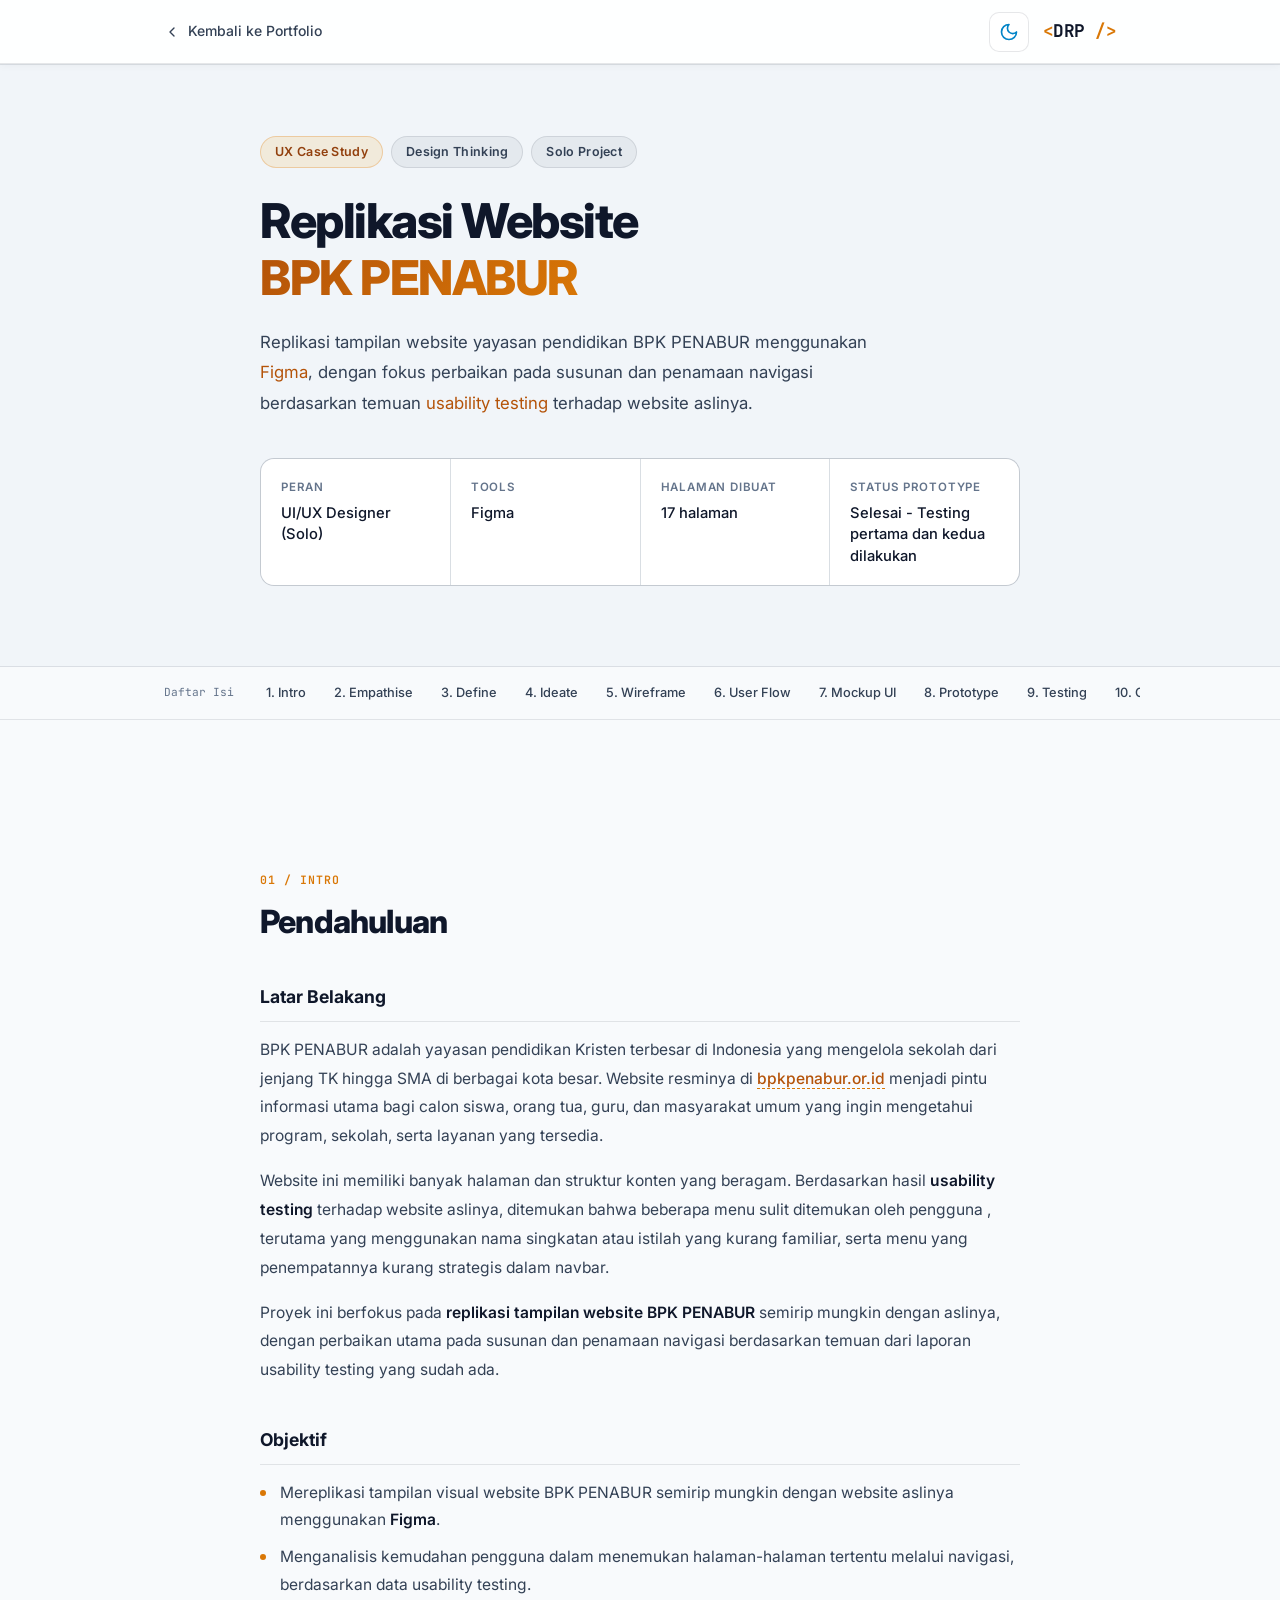
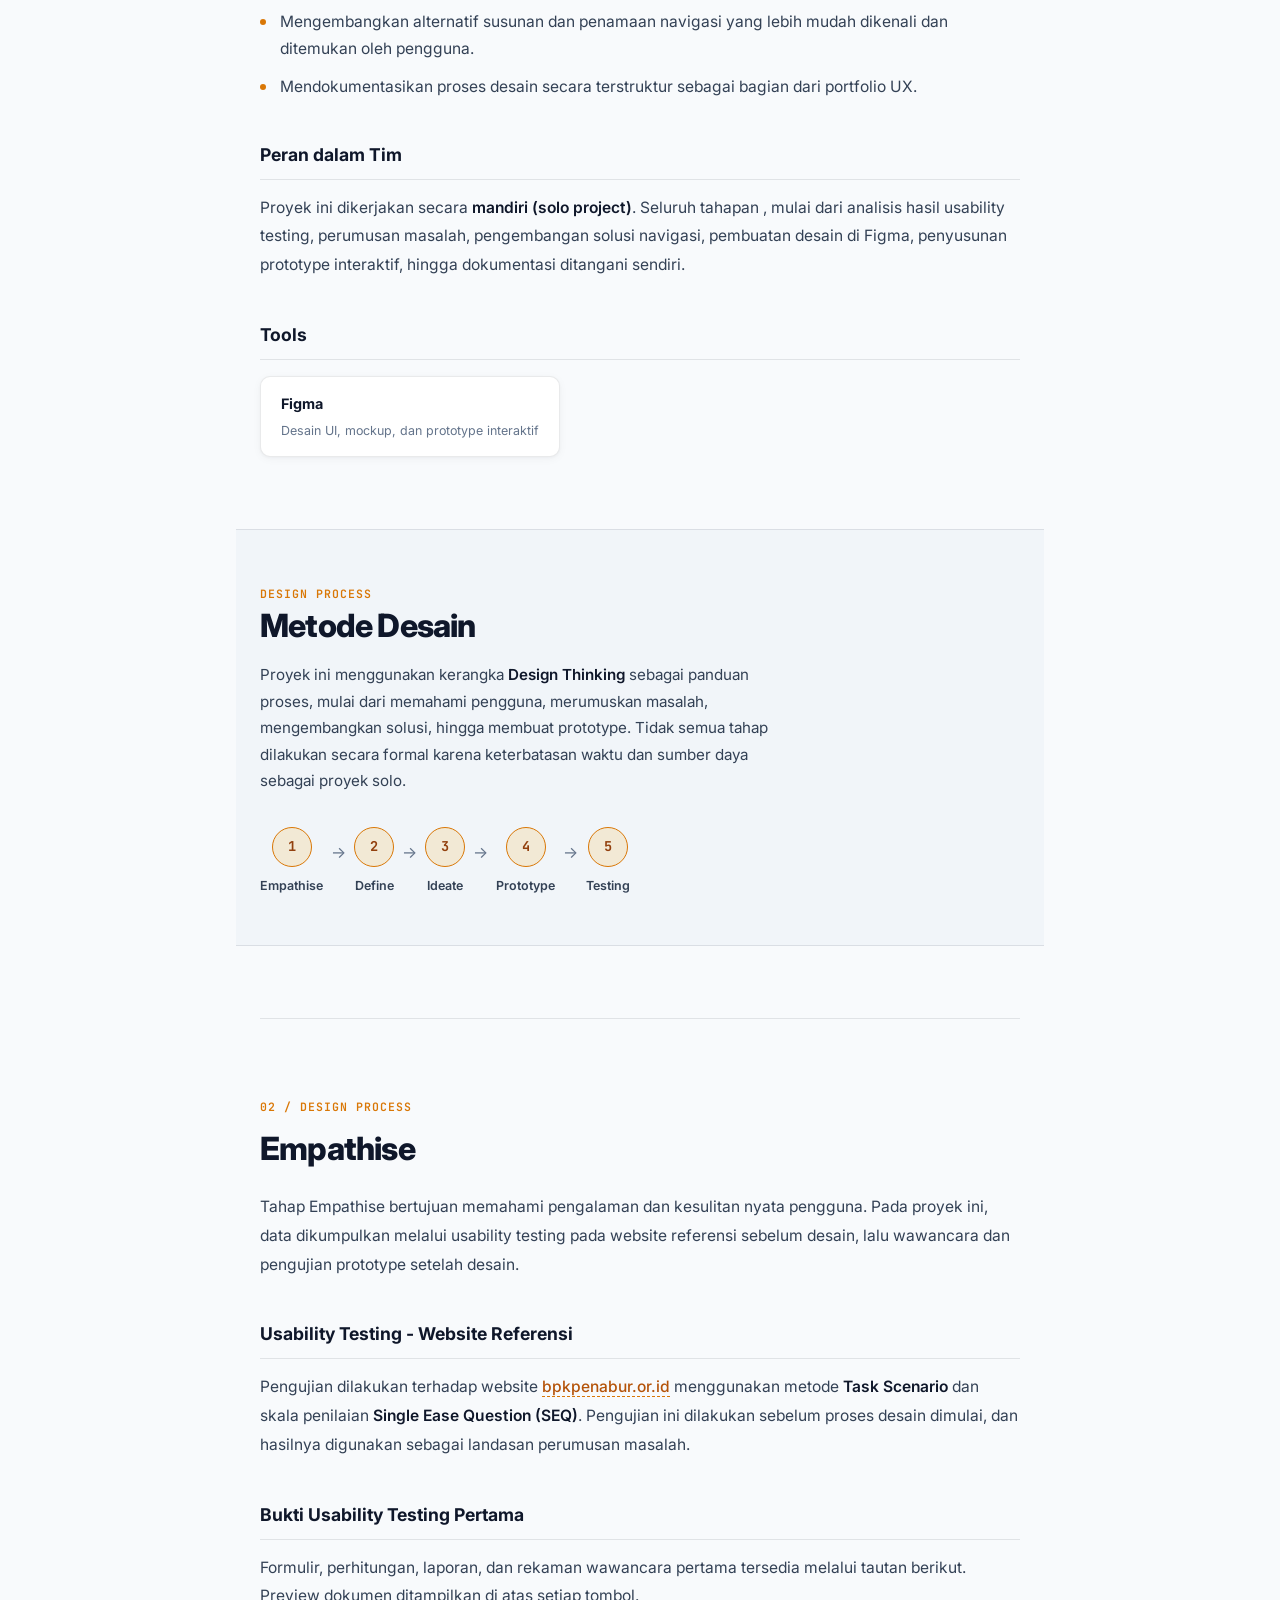
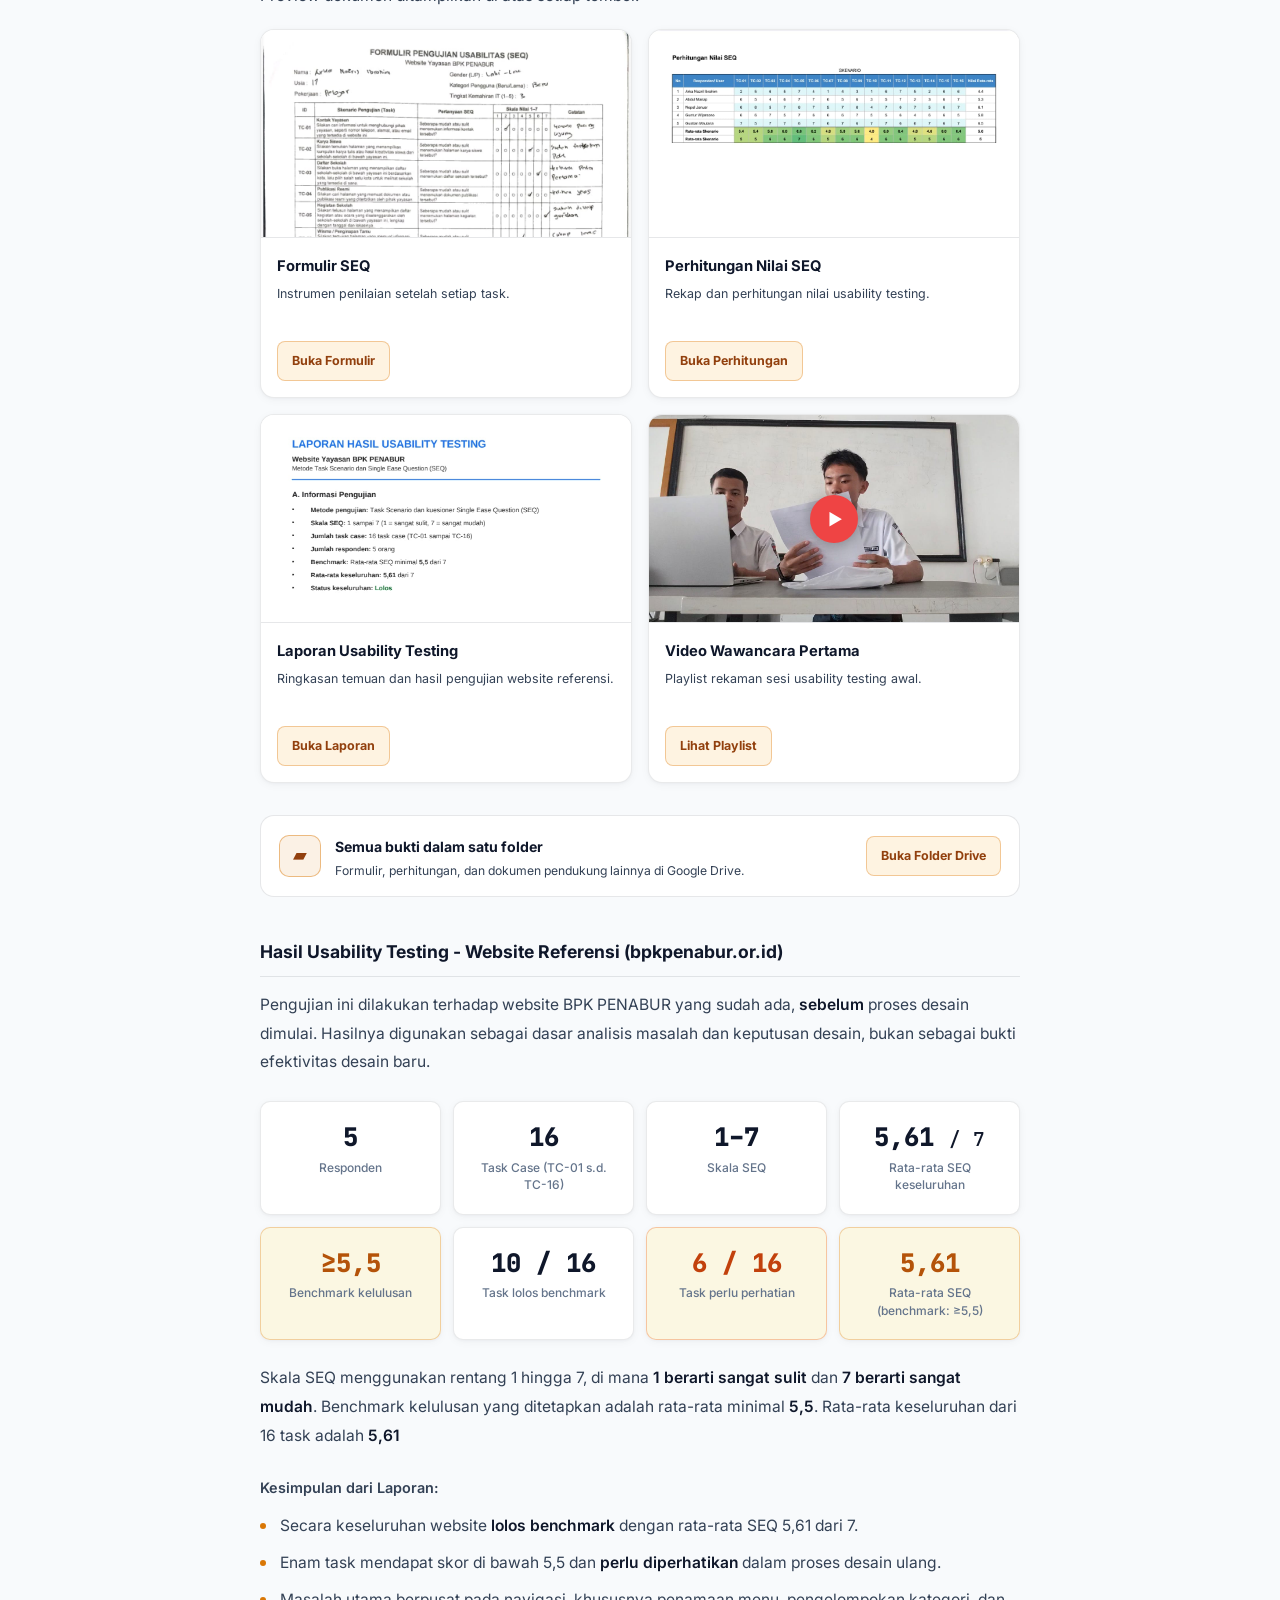
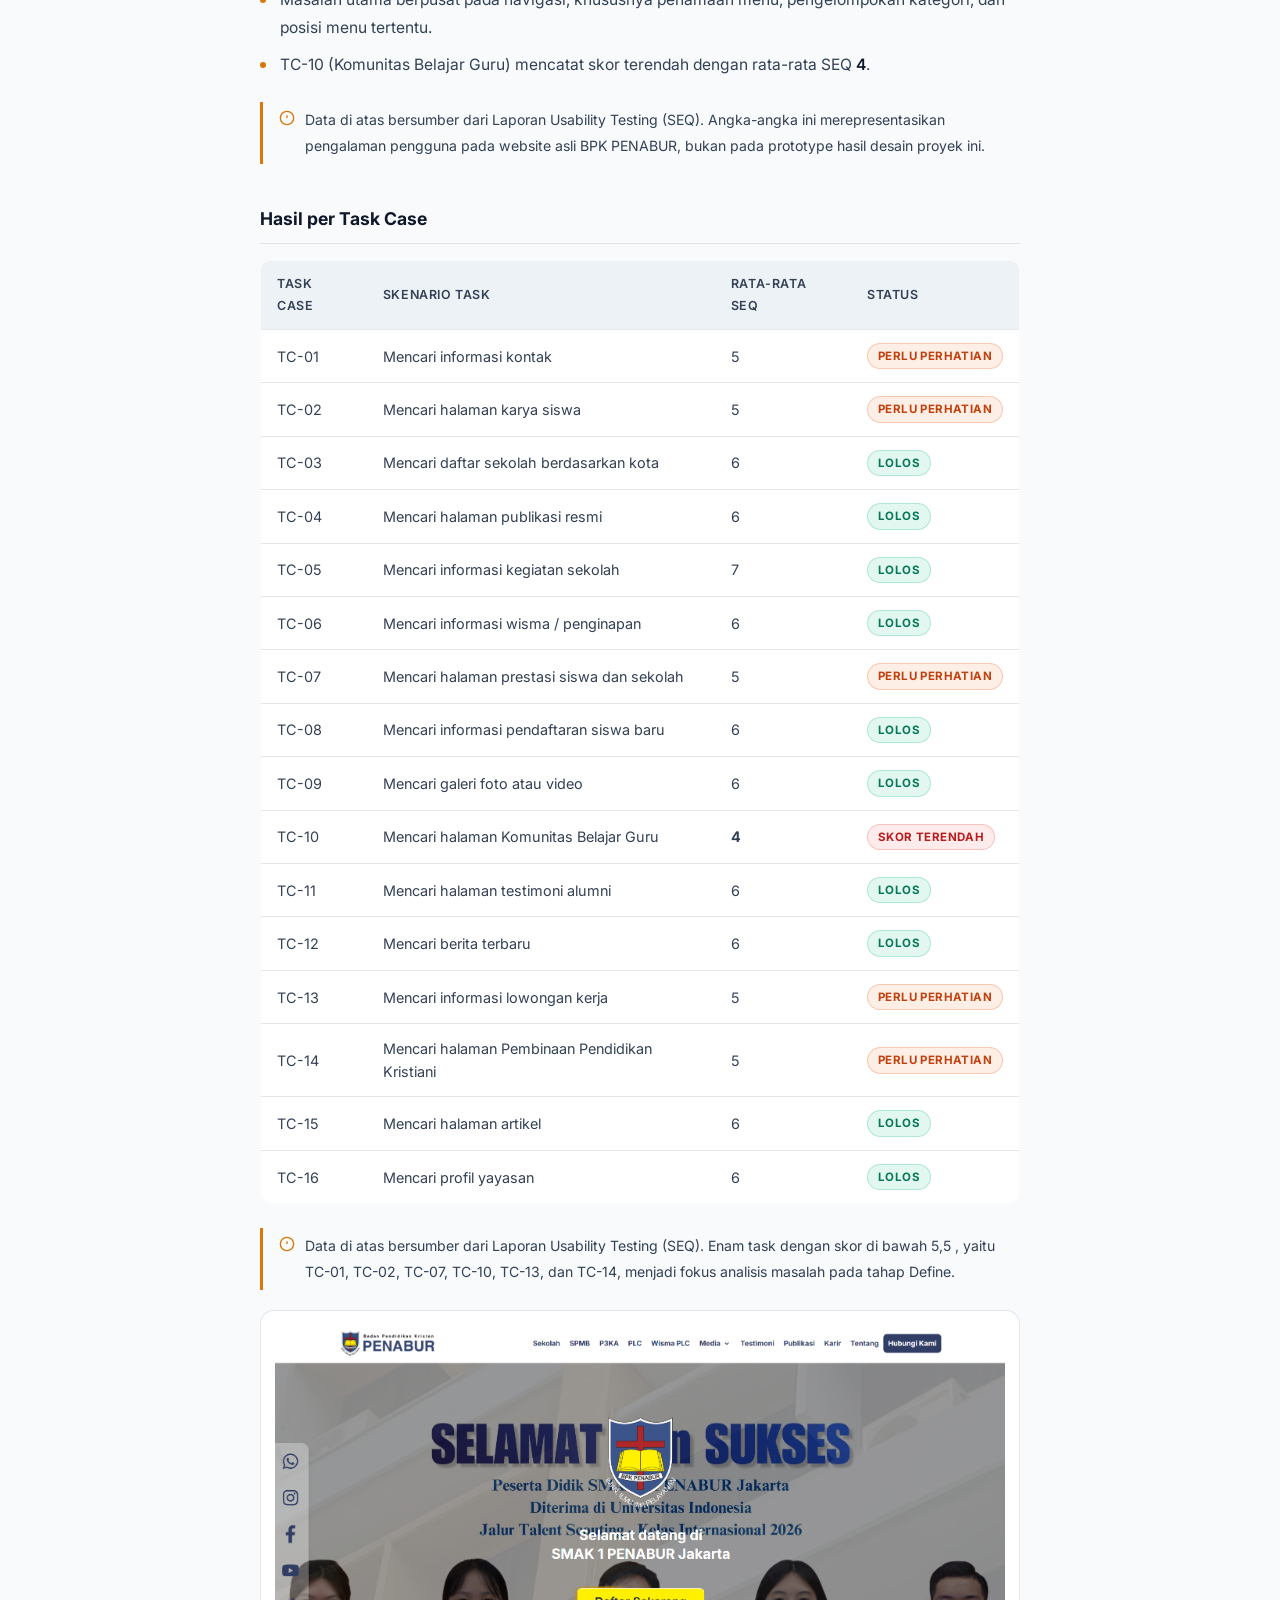
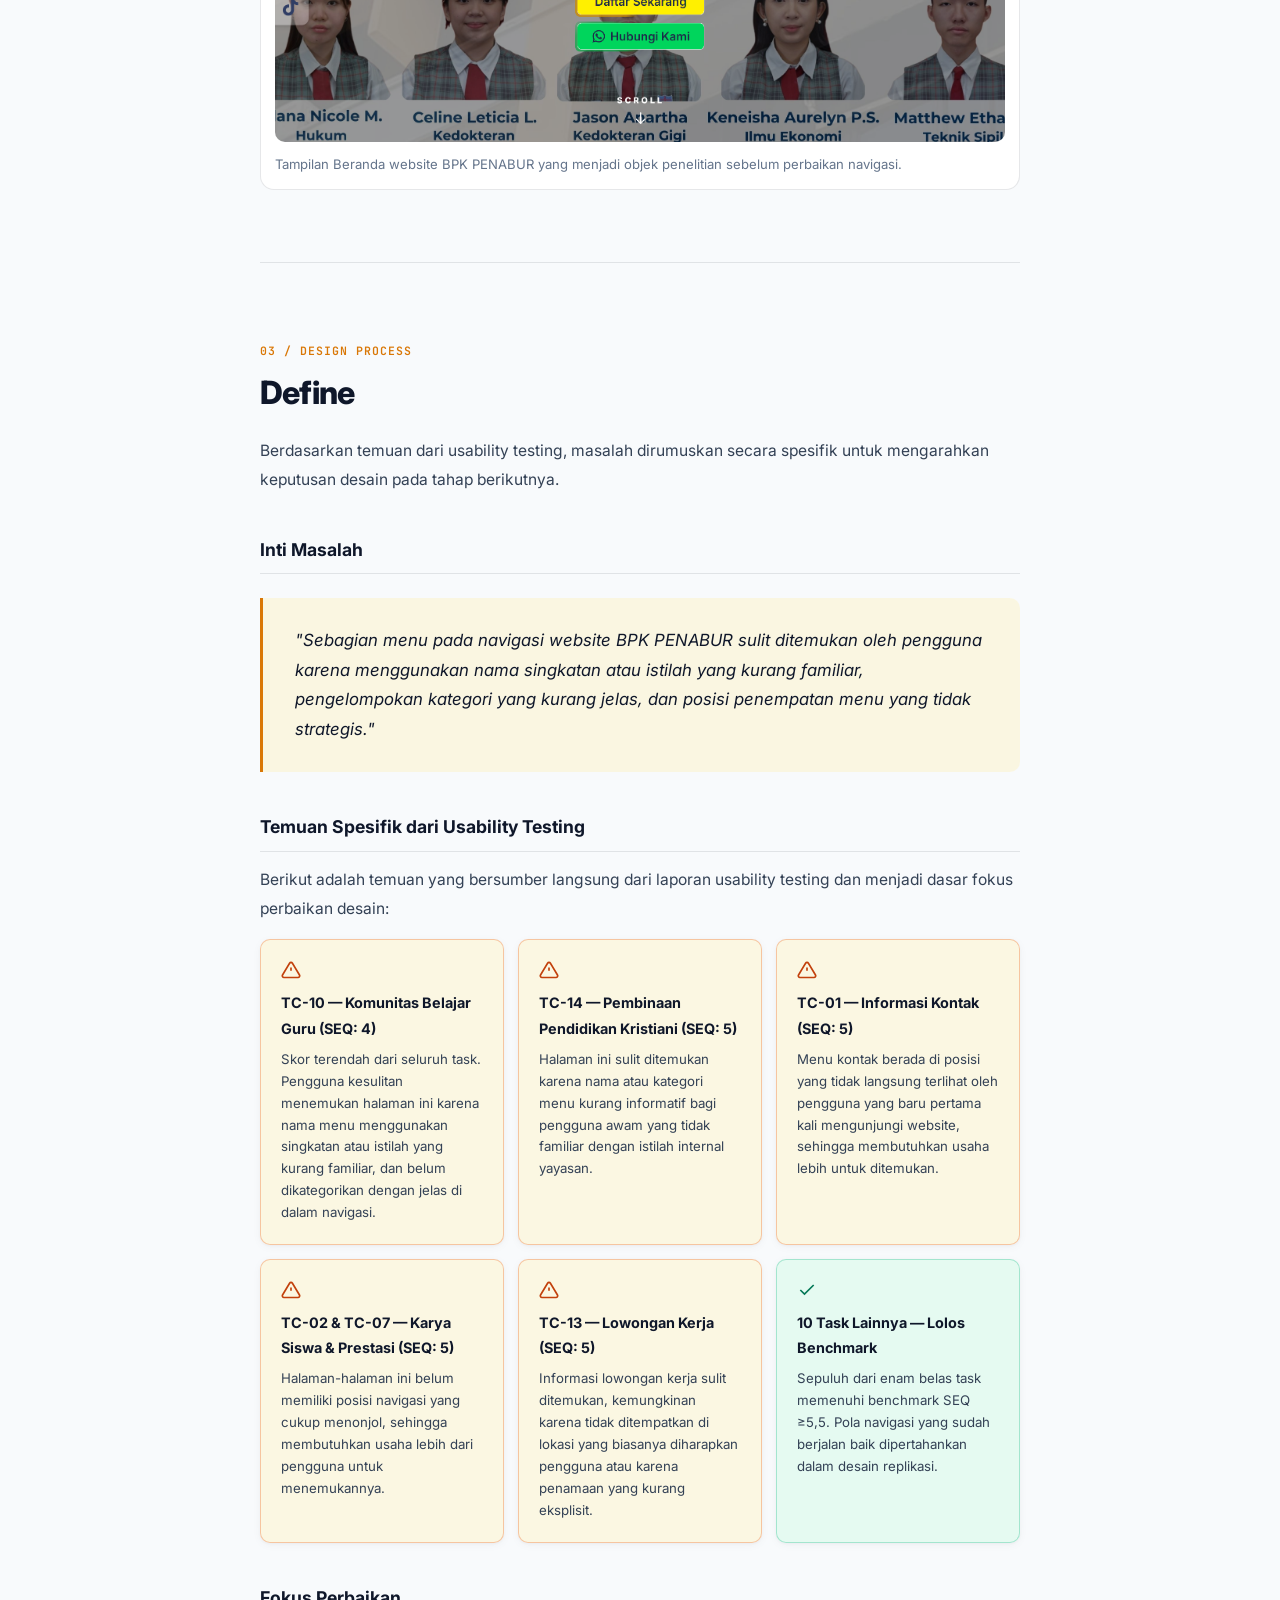
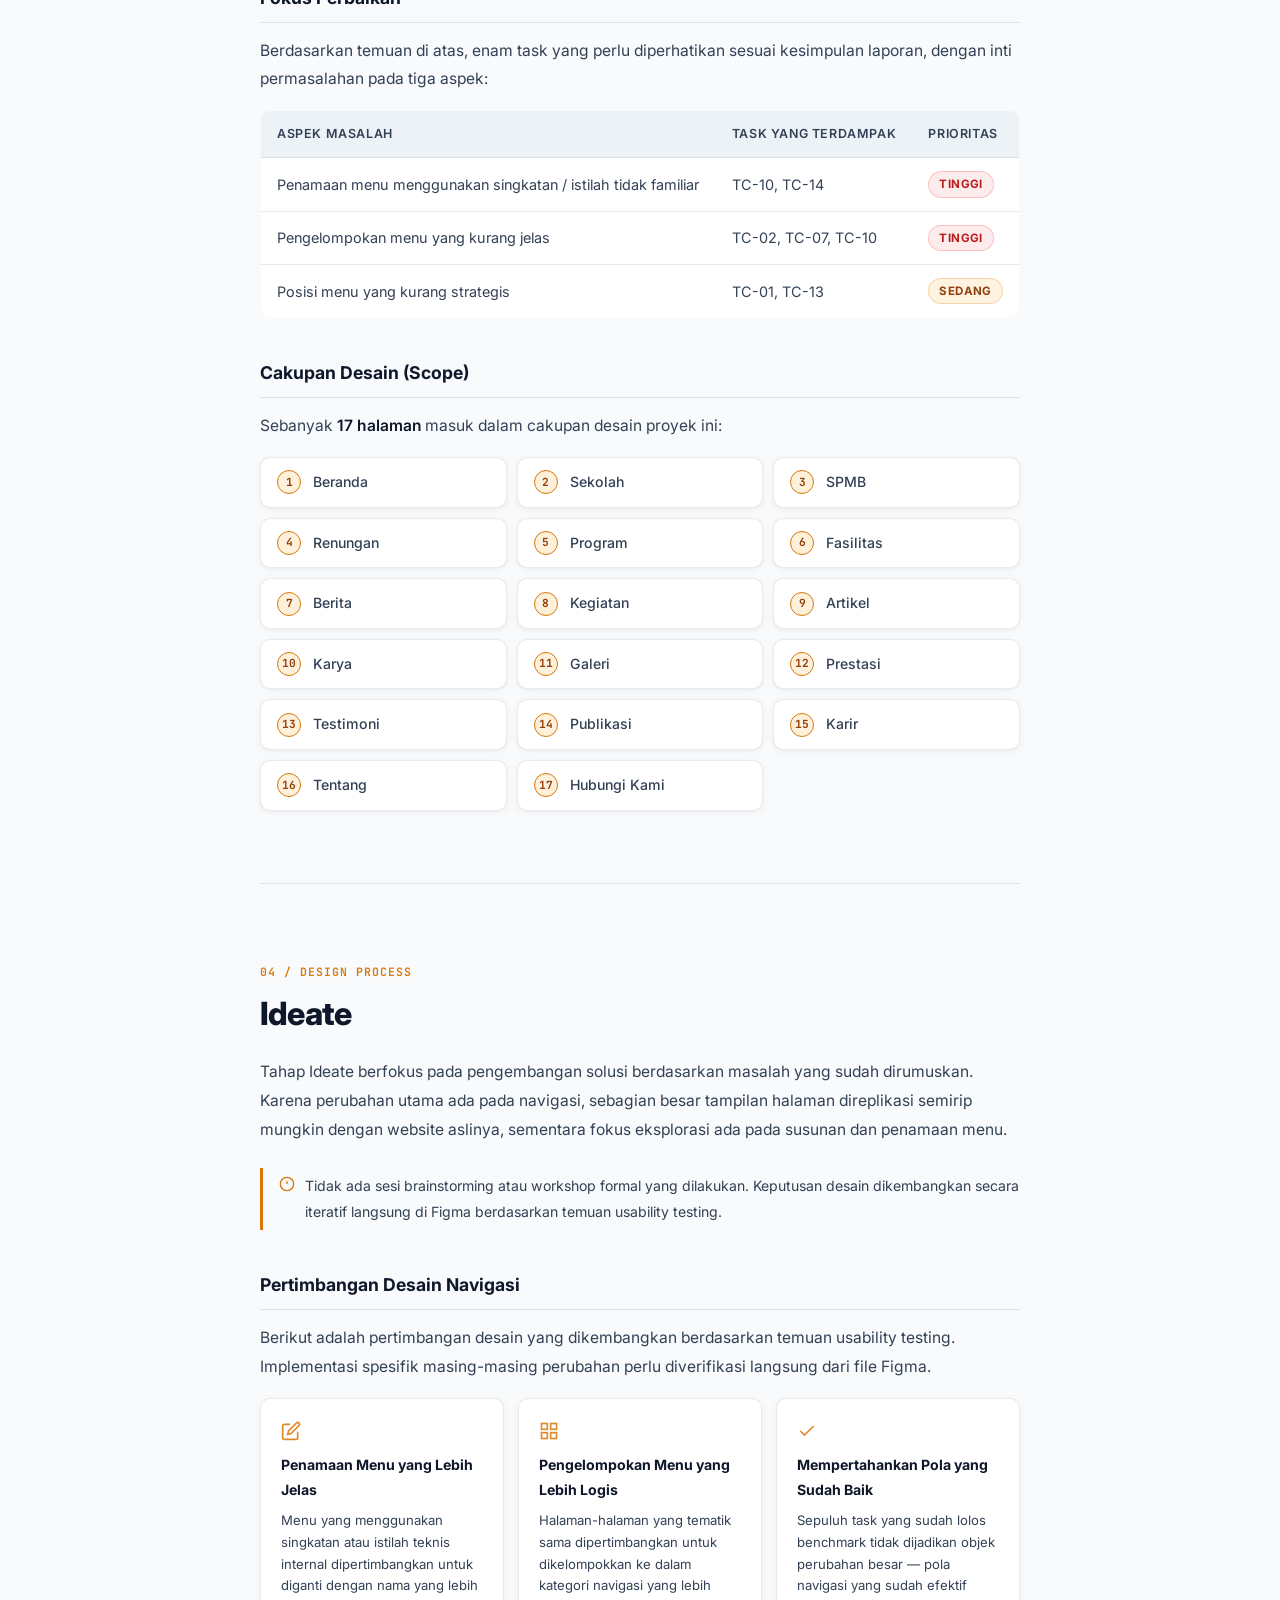
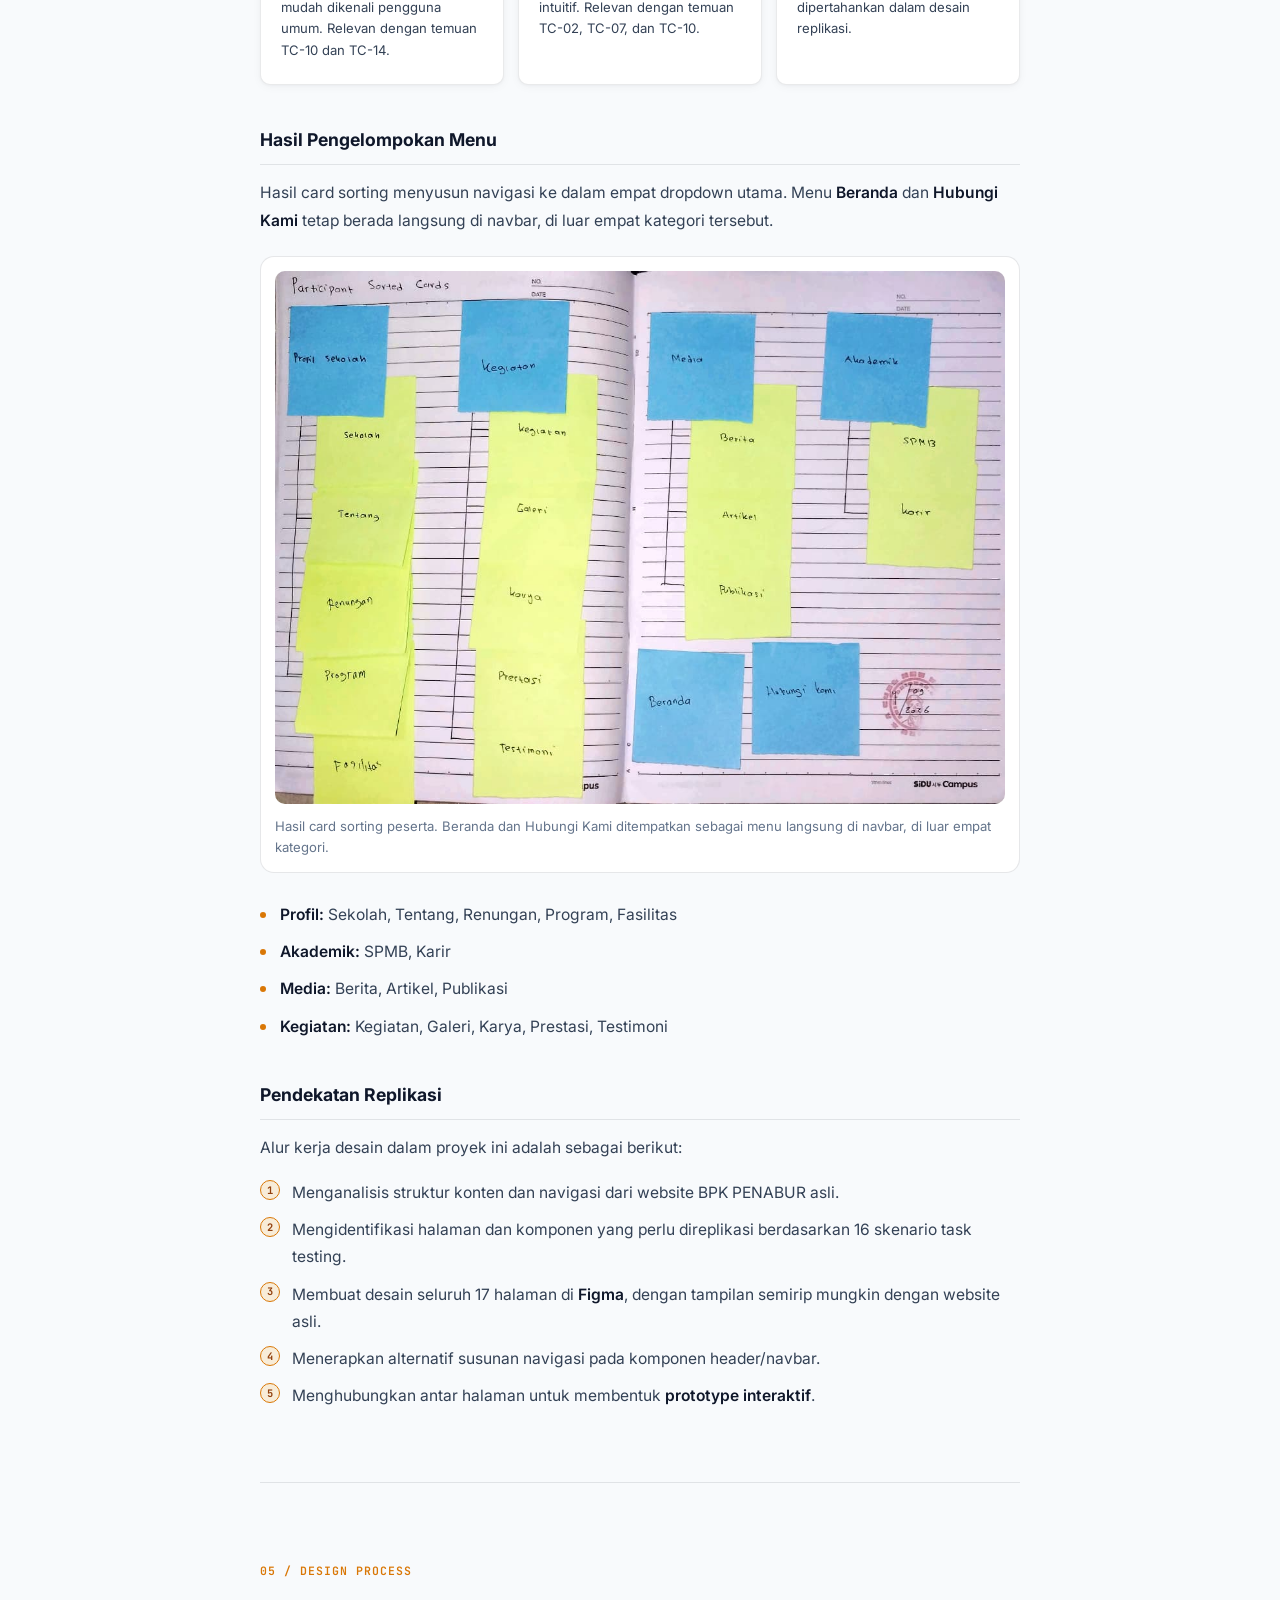
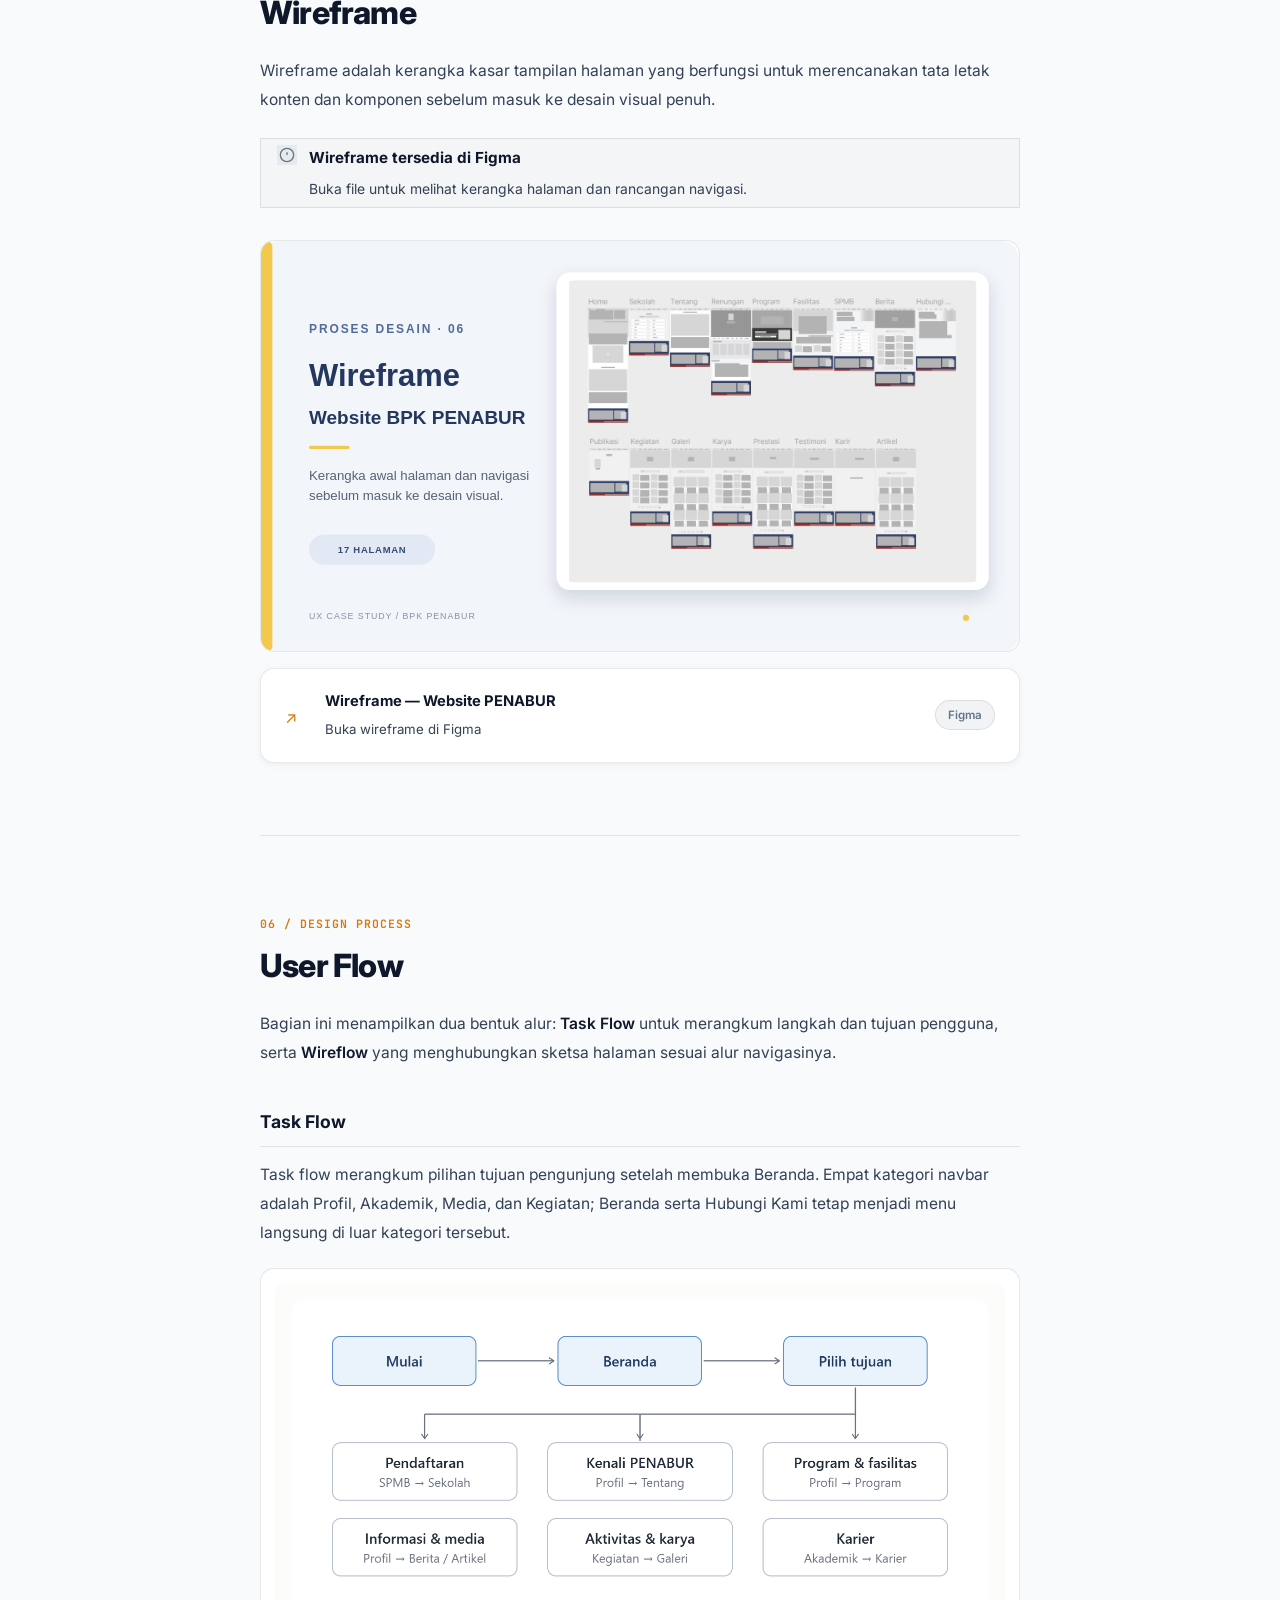
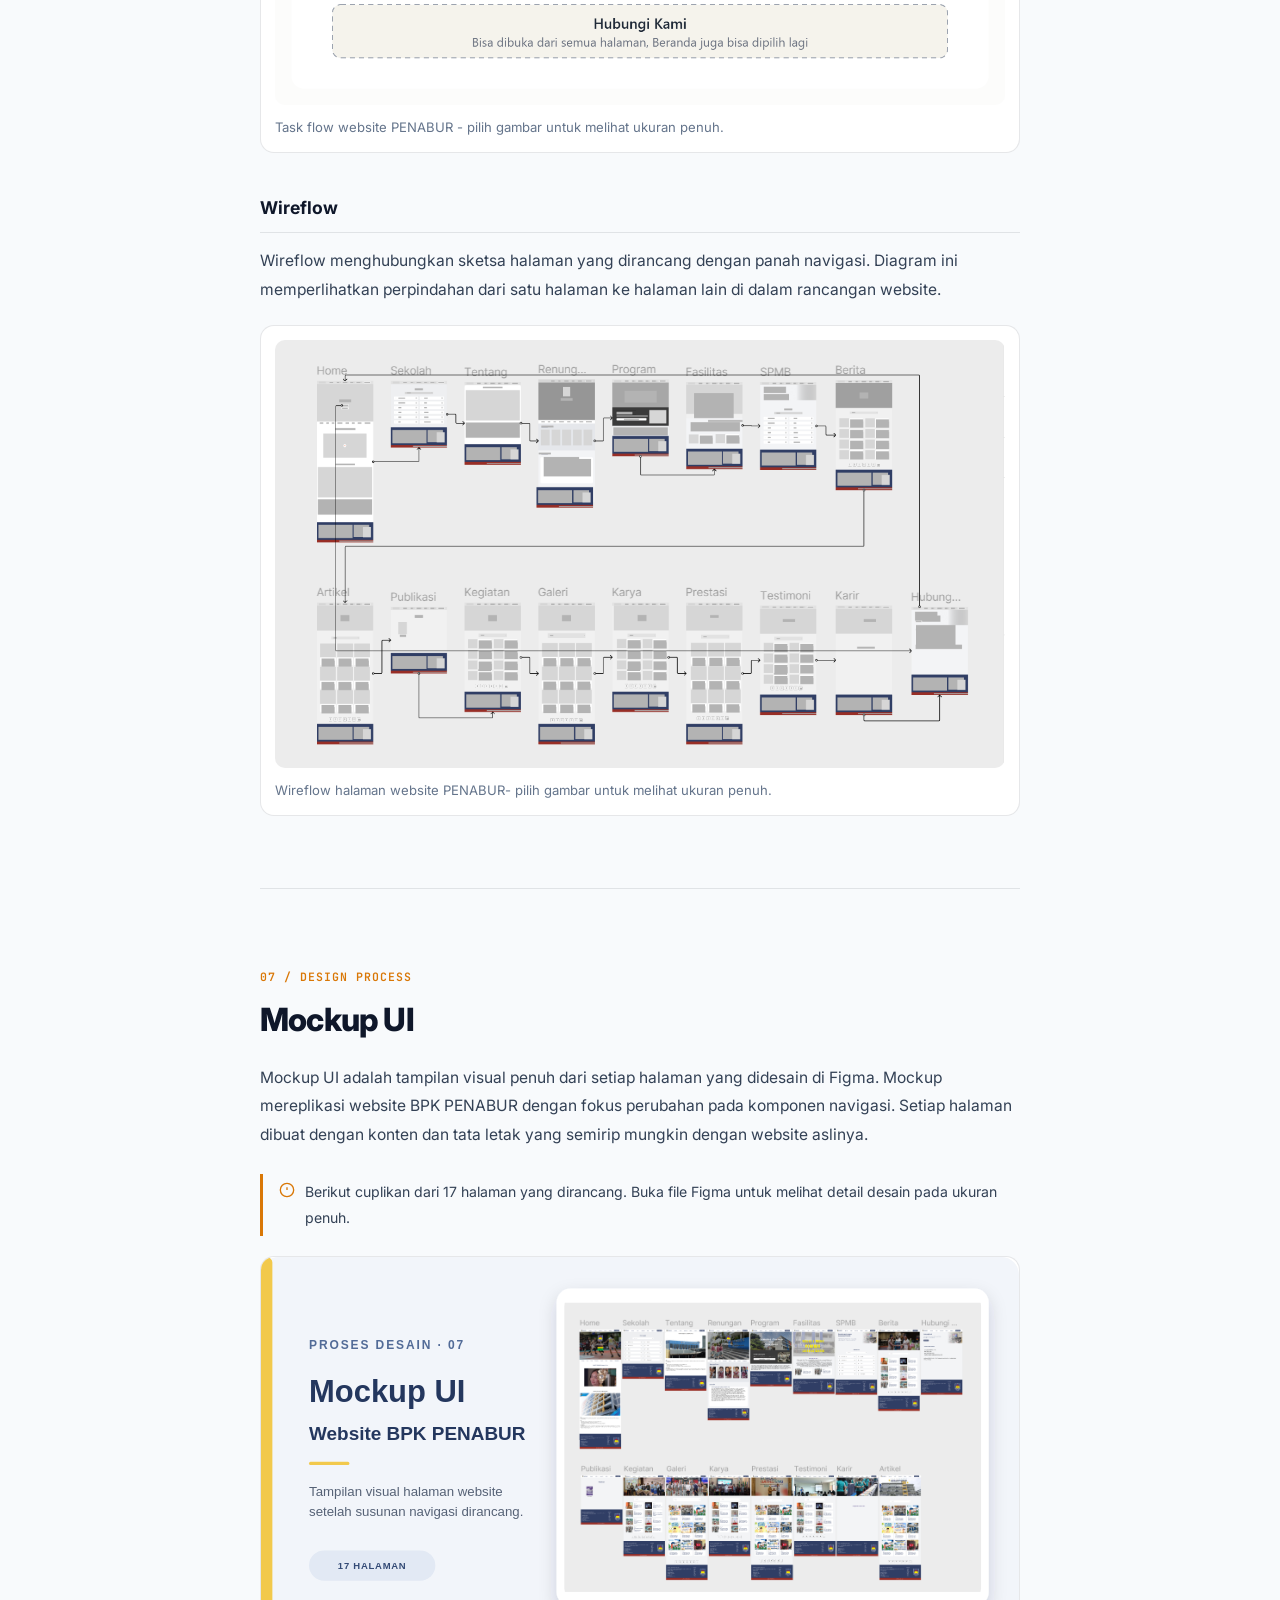
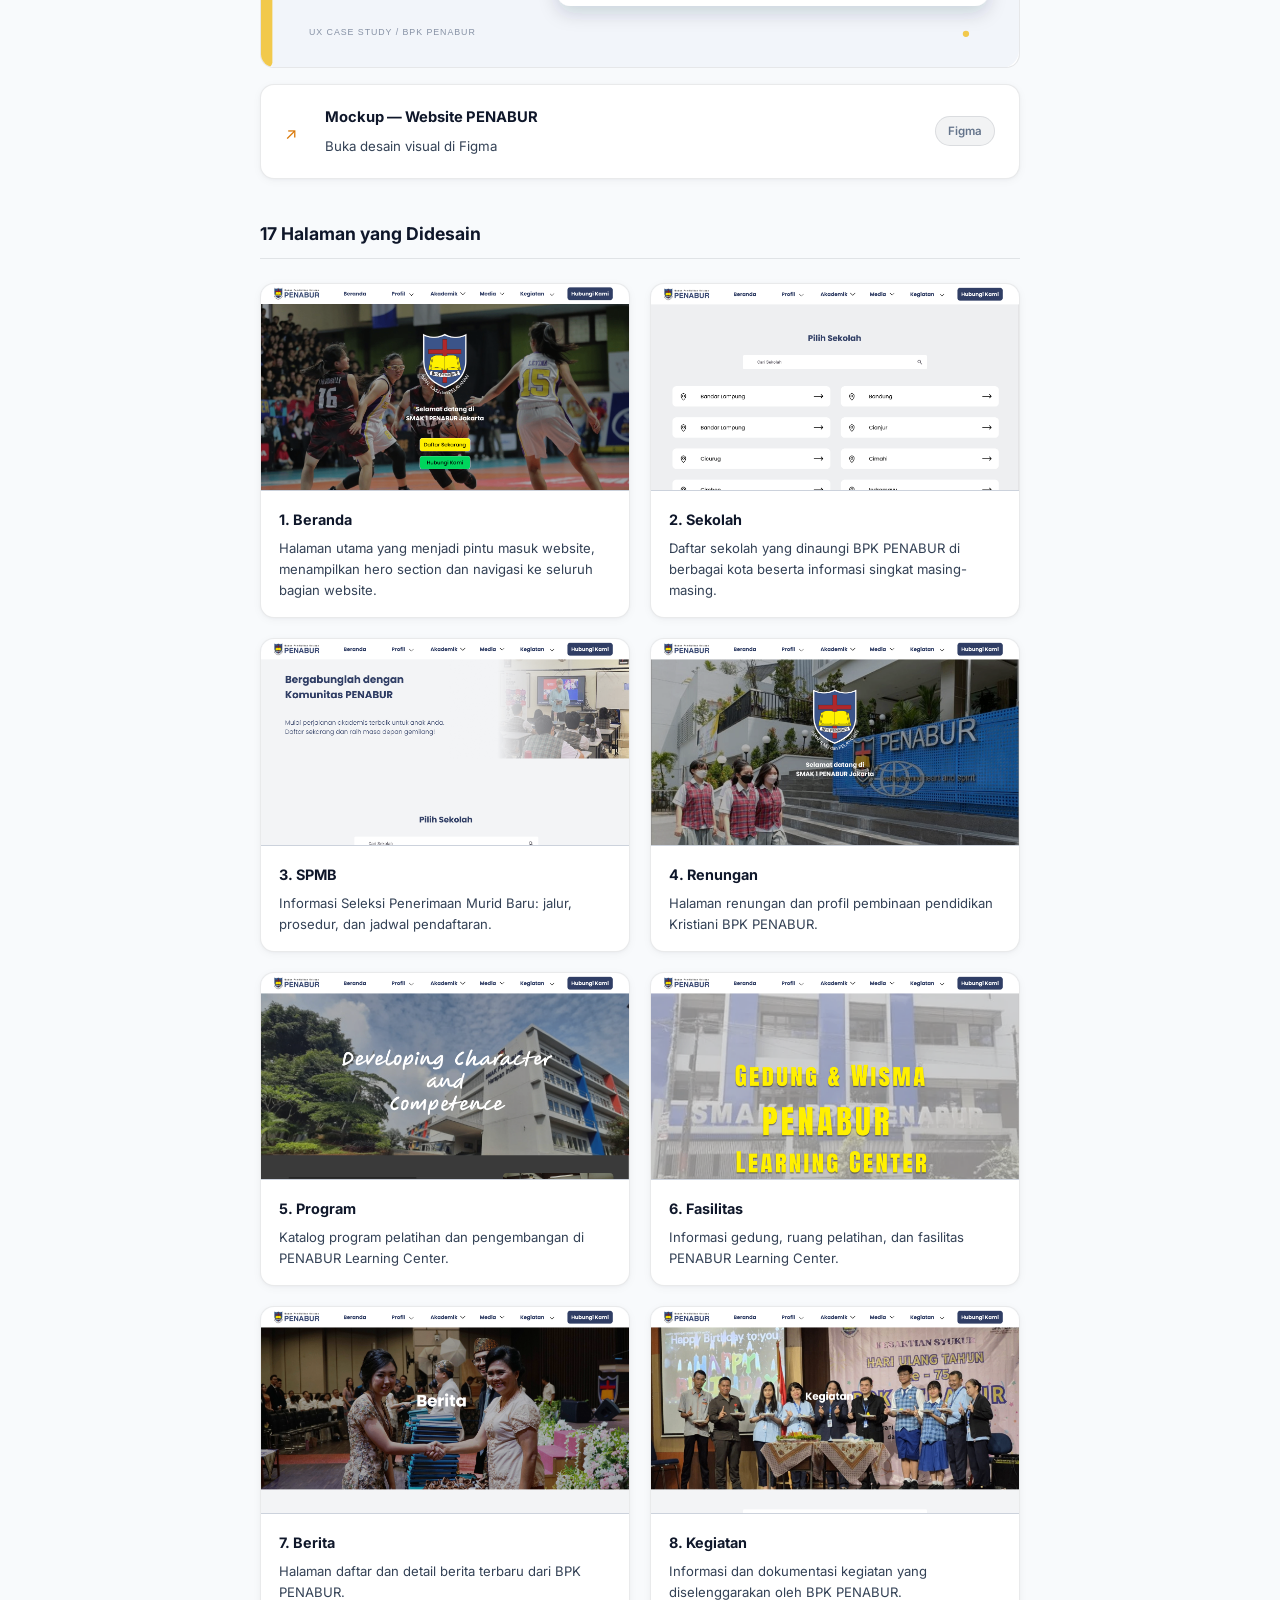
<file: ux-case-study.html>
<!doctype html>
<html lang="id">
  <head>
    <meta charset="UTF-8" />
    <meta name="viewport" content="width=device-width, initial-scale=1.0" />
    <title>UX Case Study - Replikasi Website BPK PENABUR | Dimas Ramadan Putra</title>
    <meta name="description" content="UX Case Study: Replikasi website BPK PENABUR dengan fokus perbaikan navigasi berdasarkan hasil usability testing. Oleh Dimas Ramadan Putra." />
    <meta name="author" content="Dimas Ramadan Putra" />

    <!-- Open Graph -->
    <meta property="og:title" content="UX Case Study — Replikasi Website BPK PENABUR" />
    <meta property="og:description" content="Replikasi website BPK PENABUR dengan fokus perbaikan navigasi. UX Case Study oleh Dimas Ramadan Putra." />
    <meta property="og:type" content="article" />

    <!-- Google Fonts -->
    <link rel="preconnect" href="https://fonts.googleapis.com" />
    <link rel="preconnect" href="https://fonts.gstatic.com" crossorigin />
    <link href="https://fonts.googleapis.com/css2?family=Inter:wght@300;400;500;600;700;800;900&family=JetBrains+Mono:wght@400;500;600&display=swap" rel="stylesheet" />

    <!-- Theme Initialization (prevents flash of wrong theme, defaults to light) -->
    <script>
      (function () {
        try {
          var saved = localStorage.getItem("portfolio-theme");
          var theme = saved === "dark" || saved === "light" ? saved : "light";
          document.documentElement.setAttribute("data-theme", theme);
        } catch (e) {
          document.documentElement.setAttribute("data-theme", "light");
        }
      })();
    </script>

    <link rel="stylesheet" href="ux-case-study.css" />
    <link rel="stylesheet" href="theme.css" />
  </head>
  <body>
    <!-- ========== HEADER ========== -->
    <header class="cs-header" id="cs-header">
      <div class="cs-header-inner">
        <a href="index.html" class="cs-back-link">
          <svg width="16" height="16" viewBox="0 0 24 24" fill="none" stroke="currentColor" stroke-width="2" stroke-linecap="round" stroke-linejoin="round"><polyline points="15 18 9 12 15 6" /></svg>
          Kembali ke Portfolio
        </a>
        <div class="cs-header-actions">
          <button class="theme-toggle" id="themeToggle" aria-label="Ganti ke tema gelap" title="Ganti ke tema gelap" type="button">
            <!-- Sun Icon (shown in dark theme) -->
            <svg
              class="theme-icon theme-icon--sun"
              xmlns="http://www.w3.org/2000/svg"
              width="20"
              height="20"
              viewBox="0 0 24 24"
              fill="none"
              stroke="currentColor"
              stroke-width="2"
              stroke-linecap="round"
              stroke-linejoin="round"
              aria-hidden="true"
            >
              <circle cx="12" cy="12" r="4"></circle>
              <path d="M12 2v2"></path>
              <path d="M12 20v2"></path>
              <path d="m4.93 4.93 1.41 1.41"></path>
              <path d="m17.66 17.66 1.41 1.41"></path>
              <path d="M2 12h2"></path>
              <path d="M20 12h2"></path>
              <path d="m6.34 17.66-1.41 1.41"></path>
              <path d="m19.07 4.93-1.41 1.41"></path>
            </svg>
            <!-- Moon Icon (shown in light theme) -->
            <svg
              class="theme-icon theme-icon--moon"
              xmlns="http://www.w3.org/2000/svg"
              width="20"
              height="20"
              viewBox="0 0 24 24"
              fill="none"
              stroke="currentColor"
              stroke-width="2"
              stroke-linecap="round"
              stroke-linejoin="round"
              aria-hidden="true"
            >
              <path d="M12 3a6 6 0 0 0 9 9 9 9 0 1 1-9-9Z"></path>
            </svg>
          </button>
          <a href="index.html" class="cs-logo"> <span class="logo-bracket">&lt;</span>DRP<span class="logo-bracket"> /&gt;</span> </a>
        </div>
      </div>
    </header>

    <!-- ========== COVER ========== -->
    <section class="cs-cover">
      <div class="cs-cover-inner">
        <div class="cs-meta-row">
          <span class="cs-chip">UX Case Study</span>
          <span class="cs-chip cs-chip--muted">Design Thinking</span>
          <span class="cs-chip cs-chip--muted">Solo Project</span>
        </div>
        <h1 class="cs-cover-title">Replikasi Website<br /><span class="cs-accent">BPK PENABUR</span></h1>
        <p class="cs-cover-sub">
          Replikasi tampilan website yayasan pendidikan BPK PENABUR menggunakan <em>Figma</em>, dengan fokus perbaikan pada susunan dan penamaan navigasi berdasarkan temuan <em>usability testing</em> terhadap website aslinya.
        </p>

        <dl class="cs-meta-grid">
          <div class="cs-meta-item">
            <dt>Peran</dt>
            <dd>UI/UX Designer (Solo)</dd>
          </div>
          <div class="cs-meta-item">
            <dt>Tools</dt>
            <dd>Figma</dd>
          </div>
          <div class="cs-meta-item">
            <dt>Halaman Dibuat</dt>
            <dd>17 halaman</dd>
          </div>
          <div class="cs-meta-item">
            <dt>Status Prototype</dt>
            <dd>Selesai - Testing pertama dan kedua dilakukan</dd>
          </div>
        </dl>
      </div>
    </section>

    <!-- ========== TABLE OF CONTENTS ========== -->
    <nav class="cs-toc" aria-label="Daftar isi">
      <div class="cs-toc-inner">
        <span class="cs-toc-label">Daftar Isi</span>
        <ol class="cs-toc-list">
          <li><a href="#intro">1. Intro</a></li>
          <li><a href="#empathise">2. Empathise</a></li>
          <li><a href="#define">3. Define</a></li>
          <li><a href="#ideate">4. Ideate</a></li>
          <li><a href="#wireframe">5. Wireframe</a></li>
          <li><a href="#user-flow">6. User Flow</a></li>
          <li><a href="#mockup">7. Mockup UI</a></li>
          <li><a href="#prototype">8. Prototype</a></li>
          <li><a href="#testing">9. Testing</a></li>
          <li><a href="#outro">10. Outro</a></li>
        </ol>
      </div>
    </nav>

    <!-- ========== MAIN CONTENT ========== -->
    <main class="cs-main">
      <div class="cs-article">
        <!-- 1. INTRO -->
        <section class="cs-section" id="intro">
          <div class="cs-section-label">01 / Intro</div>
          <h2 class="cs-section-title">Pendahuluan</h2>

          <h3 class="cs-sub-title">Latar Belakang</h3>
          <p>
            BPK PENABUR adalah yayasan pendidikan Kristen terbesar di Indonesia yang mengelola sekolah dari jenjang TK hingga SMA di berbagai kota besar. Website resminya di
            <a href="https://bpkpenabur.or.id/" target="_blank" rel="noopener" class="cs-link">bpkpenabur.or.id</a> menjadi pintu informasi utama bagi calon siswa, orang tua, guru, dan masyarakat umum yang ingin mengetahui program, sekolah,
            serta layanan yang tersedia.
          </p>
          <p>
            Website ini memiliki banyak halaman dan struktur konten yang beragam. Berdasarkan hasil <strong>usability testing</strong> terhadap website aslinya, ditemukan bahwa beberapa menu sulit ditemukan oleh pengguna , terutama yang
            menggunakan nama singkatan atau istilah yang kurang familiar, serta menu yang penempatannya kurang strategis dalam navbar.
          </p>
          <p>
            Proyek ini berfokus pada <strong>replikasi tampilan website BPK PENABUR</strong> semirip mungkin dengan aslinya, dengan perbaikan utama pada susunan dan penamaan navigasi berdasarkan temuan dari laporan usability testing yang
            sudah ada.
          </p>

          <h3 class="cs-sub-title">Objektif</h3>
          <ul class="cs-list">
            <li>Mereplikasi tampilan visual website BPK PENABUR semirip mungkin dengan website aslinya menggunakan <strong>Figma</strong>.</li>
            <li>Menganalisis kemudahan pengguna dalam menemukan halaman-halaman tertentu melalui navigasi, berdasarkan data usability testing.</li>
            <li>Mengembangkan alternatif susunan dan penamaan navigasi yang lebih mudah dikenali dan ditemukan oleh pengguna.</li>
            <li>Mendokumentasikan proses desain secara terstruktur sebagai bagian dari portfolio UX.</li>
          </ul>

          <h3 class="cs-sub-title">Peran dalam Tim</h3>
          <p>
            Proyek ini dikerjakan secara <strong>mandiri (solo project)</strong>. Seluruh tahapan , mulai dari analisis hasil usability testing, perumusan masalah, pengembangan solusi navigasi, pembuatan desain di Figma, penyusunan
            prototype interaktif, hingga dokumentasi ditangani sendiri.
          </p>

          <h3 class="cs-sub-title">Tools</h3>
          <div class="cs-tools-row">
            <div class="cs-tool-badge">
              <span class="cs-tool-name">Figma</span>
              <span class="cs-tool-desc">Desain UI, mockup, dan prototype interaktif</span>
            </div>
          </div>
        </section>

        <!-- DESIGN PROCESS HEADER -->
        <div class="cs-process-header">
          <div class="cs-process-header-inner">
            <span class="cs-section-label" style="margin-bottom: 0">Design Process</span>
            <h2 class="cs-section-title" style="margin-bottom: 16px">Metode Desain</h2>
            <p class="cs-process-desc">
              Proyek ini menggunakan kerangka <strong>Design Thinking</strong> sebagai panduan proses, mulai dari memahami pengguna, merumuskan masalah, mengembangkan solusi, hingga membuat prototype. Tidak semua tahap dilakukan secara
              formal karena keterbatasan waktu dan sumber daya sebagai proyek solo.
            </p>
            <div class="cs-process-steps">
              <div class="cs-step-item">
                <div class="cs-step-num">1</div>
                <div class="cs-step-name">Empathise</div>
              </div>
              <div class="cs-step-arrow">&#8594;</div>
              <div class="cs-step-item">
                <div class="cs-step-num">2</div>
                <div class="cs-step-name">Define</div>
              </div>
              <div class="cs-step-arrow">&#8594;</div>
              <div class="cs-step-item">
                <div class="cs-step-num">3</div>
                <div class="cs-step-name">Ideate</div>
              </div>
              <div class="cs-step-arrow">&#8594;</div>
              <div class="cs-step-item">
                <div class="cs-step-num">4</div>
                <div class="cs-step-name">Prototype</div>
              </div>
              <div class="cs-step-arrow">&#8594;</div>
              <div class="cs-step-item">
                <div class="cs-step-num">5</div>
                <div class="cs-step-name">Testing</div>
              </div>
            </div>
          </div>
        </div>

        <!-- 2. EMPATHISE -->
        <section class="cs-section" id="empathise">
          <div class="cs-section-label">02 / Design Process</div>
          <h2 class="cs-section-title">Empathise</h2>
          <p>
            Tahap Empathise bertujuan memahami pengalaman dan kesulitan nyata pengguna. Pada proyek ini, data dikumpulkan melalui usability testing pada website referensi sebelum desain, lalu wawancara dan pengujian prototype setelah
            desain.
          </p>

          <h3 class="cs-sub-title">Usability Testing - Website Referensi</h3>
          <p>
            Pengujian dilakukan terhadap website <a href="https://bpkpenabur.or.id/" target="_blank" rel="noopener" class="cs-link">bpkpenabur.or.id</a> menggunakan metode <strong>Task Scenario</strong> dan skala penilaian
            <strong>Single Ease Question (SEQ)</strong>. Pengujian ini dilakukan sebelum proses desain dimulai, dan hasilnya digunakan sebagai landasan perumusan masalah.
          </p>

          <h3 class="cs-sub-title">Bukti Usability Testing Pertama</h3>
          <p>Formulir, perhitungan, laporan, dan rekaman wawancara pertama tersedia melalui tautan berikut. Preview dokumen ditampilkan di atas setiap tombol.</p>
          <div class="cs-evidence-grid">
            <article class="cs-evidence-card">
              <div class="cs-preview-image-frame">
                <img class="cs-preview-image cs-preview-image--portrait" src="assets/case-study/thumb-formulir-seq.jpeg" alt="Thumbnail formulir pengujian usability SEQ yang telah diisi peserta" loading="lazy" />
              </div>
              <div class="cs-evidence-card-body">
                <h4>Formulir SEQ</h4>
                <p>Instrumen penilaian setelah setiap task.</p>
                <a class="cs-resource-button" href="https://drive.google.com/file/d/1uGma8V6GGY-r1XmE7tPtlKbo3Ir5oNZO/view?usp=sharing" target="_blank" rel="noopener">Buka Formulir</a>
              </div>
            </article>
            <article class="cs-evidence-card">
              <div class="cs-preview-image-frame"><img class="cs-preview-image" src="assets/case-study/thumb-perhitungan-seq.jpeg" alt="Thumbnail tabel perhitungan nilai SEQ untuk 16 task case" loading="lazy" /></div>
              <div class="cs-evidence-card-body">
                <h4>Perhitungan Nilai SEQ</h4>
                <p>Rekap dan perhitungan nilai usability testing.</p>
                <a class="cs-resource-button" href="https://drive.google.com/file/d/1bD8GlmP1Yzbic1lqFT5Y3wUx1lO_NKJ_/view?usp=sharing" target="_blank" rel="noopener">Buka Perhitungan</a>
              </div>
            </article>
            <article class="cs-evidence-card">
              <div class="cs-preview-image-frame"><img class="cs-preview-image" src="assets/case-study/thumb-laporan-seq.jpeg" alt="Thumbnail halaman ringkasan laporan hasil usability testing SEQ" loading="lazy" /></div>
              <div class="cs-evidence-card-body">
                <h4>Laporan Usability Testing</h4>
                <p>Ringkasan temuan dan hasil pengujian website referensi.</p>
                <a class="cs-resource-button" href="https://drive.google.com/file/d/1mX40NVHe1kqJdFN3N2RT0tXX4e0ke7sH/view?usp=sharing" target="_blank" rel="noopener">Buka Laporan</a>
              </div>
            </article>
            <article class="cs-evidence-card">
              <div class="cs-preview-image-frame cs-preview-image-frame--video">
                <img class="cs-preview-image" src="assets/case-study/thumb-wawancara-1.jpeg" alt="Thumbnail video wawancara usability testing pertama" loading="lazy" /><span class="cs-preview-play" aria-hidden="true">▶</span>
              </div>
              <div class="cs-evidence-card-body">
                <h4>Video Wawancara Pertama</h4>
                <p>Playlist rekaman sesi usability testing awal.</p>
                <a class="cs-resource-button" href="https://youtube.com/playlist?list=PLK2RShG4boqc&amp;si=AaTL6QJ_i5dm7ll0" target="_blank" rel="noopener">Lihat Playlist</a>
              </div>
            </article>
          </div>
          <div class="cs-folder-row">
            <span class="cs-folder-icon" aria-hidden="true">▰</span>
            <div>
              <strong>Semua bukti dalam satu folder</strong>
              <p>Formulir, perhitungan, dan dokumen pendukung lainnya di Google Drive.</p>
            </div>
            <a class="cs-resource-button" href="https://drive.google.com/drive/folders/1SbN7DI-wj38GpAOSQUD_-P2mG6gSlORt?usp=sharing" target="_blank" rel="noopener">Buka Folder Drive</a>
          </div>

          <h3 class="cs-sub-title">Hasil Usability Testing - Website Referensi (bpkpenabur.or.id)</h3>

          <p>
            Pengujian ini dilakukan terhadap website BPK PENABUR yang sudah ada, <strong>sebelum</strong> proses desain dimulai. Hasilnya digunakan sebagai dasar analisis masalah dan keputusan desain, bukan sebagai bukti efektivitas desain
            baru.
          </p>

          <div class="cs-stat-row">
            <div class="cs-stat-box">
              <div class="cs-stat-num">5</div>
              <div class="cs-stat-label">Responden</div>
            </div>
            <div class="cs-stat-box">
              <div class="cs-stat-num">16</div>
              <div class="cs-stat-label">Task Case (TC-01 s.d. TC-16)</div>
            </div>
            <div class="cs-stat-box">
              <div class="cs-stat-num">1–7</div>
              <div class="cs-stat-label">Skala SEQ</div>
            </div>
            <div class="cs-stat-box">
              <div class="cs-stat-num">5,61 <span style="font-size: 1.2rem; font-weight: 500">/ 7</span></div>
              <div class="cs-stat-label">Rata-rata SEQ keseluruhan</div>
            </div>
            <div class="cs-stat-box cs-stat-box--accent">
              <div class="cs-stat-num">&#8805;5,5</div>
              <div class="cs-stat-label">Benchmark kelulusan</div>
            </div>
            <div class="cs-stat-box">
              <div class="cs-stat-num">10 / 16</div>
              <div class="cs-stat-label">Task lolos benchmark</div>
            </div>
            <div class="cs-stat-box cs-stat-box--warn">
              <div class="cs-stat-num">6 / 16</div>
              <div class="cs-stat-label">Task perlu perhatian</div>
            </div>
            <div class="cs-stat-box cs-stat-box--accent">
              <div class="cs-stat-num">5,61</div>
              <div class="cs-stat-label">Rata-rata SEQ (benchmark: &#8805;5,5)</div>
            </div>
          </div>

          <p>
            Skala SEQ menggunakan rentang 1 hingga 7, di mana <strong>1 berarti sangat sulit</strong> dan <strong>7 berarti sangat mudah</strong>. Benchmark kelulusan yang ditetapkan adalah rata-rata minimal <strong>5,5</strong>. Rata-rata
            keseluruhan dari 16 task adalah <strong>5,61</strong>
          </p>

          <h4 class="cs-sub-sub-title">Kesimpulan dari Laporan:</h4>
          <ul class="cs-list">
            <li>Secara keseluruhan website <strong>lolos benchmark</strong> dengan rata-rata SEQ 5,61 dari 7.</li>
            <li>Enam task mendapat skor di bawah 5,5 dan <strong>perlu diperhatikan</strong> dalam proses desain ulang.</li>
            <li>Masalah utama berpusat pada navigasi, khususnya penamaan menu, pengelompokan kategori, dan posisi menu tertentu.</li>
            <li>TC-10 (Komunitas Belajar Guru) mencatat skor terendah dengan rata-rata SEQ <strong>4</strong>.</li>
          </ul>

          <div class="cs-info-box">
            <svg class="cs-info-icon" viewBox="0 0 24 24" fill="none" stroke="currentColor" stroke-width="2">
              <circle cx="12" cy="12" r="10" />
              <line x1="12" y1="8" x2="12" y2="12" />
              <line x1="12" y1="16" x2="12.01" y2="16" />
            </svg>
            <p>Data di atas bersumber dari Laporan Usability Testing (SEQ). Angka-angka ini merepresentasikan pengalaman pengguna pada website asli BPK PENABUR, bukan pada prototype hasil desain proyek ini.</p>
          </div>

          <h3 class="cs-sub-title">Hasil per Task Case</h3>
          <table class="cs-table">
            <thead>
              <tr>
                <th>Task Case</th>
                <th>Skenario Task</th>
                <th>Rata-rata SEQ</th>
                <th>Status</th>
              </tr>
            </thead>
            <tbody>
              <tr>
                <td>TC-01</td>
                <td>Mencari informasi kontak</td>
                <td>5</td>
                <td><span class="cs-badge cs-badge--warn">Perlu Perhatian</span></td>
              </tr>
              <tr>
                <td>TC-02</td>
                <td>Mencari halaman karya siswa</td>
                <td>5</td>
                <td><span class="cs-badge cs-badge--warn">Perlu Perhatian</span></td>
              </tr>
              <tr>
                <td>TC-03</td>
                <td>Mencari daftar sekolah berdasarkan kota</td>
                <td>6</td>
                <td><span class="cs-badge cs-badge--ok">Lolos</span></td>
              </tr>
              <tr>
                <td>TC-04</td>
                <td>Mencari halaman publikasi resmi</td>
                <td>6</td>
                <td><span class="cs-badge cs-badge--ok">Lolos</span></td>
              </tr>
              <tr>
                <td>TC-05</td>
                <td>Mencari informasi kegiatan sekolah</td>
                <td>7</td>
                <td><span class="cs-badge cs-badge--ok">Lolos</span></td>
              </tr>
              <tr>
                <td>TC-06</td>
                <td>Mencari informasi wisma / penginapan</td>
                <td>6</td>
                <td><span class="cs-badge cs-badge--ok">Lolos</span></td>
              </tr>
              <tr>
                <td>TC-07</td>
                <td>Mencari halaman prestasi siswa dan sekolah</td>
                <td>5</td>
                <td><span class="cs-badge cs-badge--warn">Perlu Perhatian</span></td>
              </tr>
              <tr>
                <td>TC-08</td>
                <td>Mencari informasi pendaftaran siswa baru</td>
                <td>6</td>
                <td><span class="cs-badge cs-badge--ok">Lolos</span></td>
              </tr>
              <tr>
                <td>TC-09</td>
                <td>Mencari galeri foto atau video</td>
                <td>6</td>
                <td><span class="cs-badge cs-badge--ok">Lolos</span></td>
              </tr>
              <tr>
                <td>TC-10</td>
                <td>Mencari halaman Komunitas Belajar Guru</td>
                <td><strong>4</strong></td>
                <td><span class="cs-badge cs-badge--high">Skor Terendah</span></td>
              </tr>
              <tr>
                <td>TC-11</td>
                <td>Mencari halaman testimoni alumni</td>
                <td>6</td>
                <td><span class="cs-badge cs-badge--ok">Lolos</span></td>
              </tr>
              <tr>
                <td>TC-12</td>
                <td>Mencari berita terbaru</td>
                <td>6</td>
                <td><span class="cs-badge cs-badge--ok">Lolos</span></td>
              </tr>
              <tr>
                <td>TC-13</td>
                <td>Mencari informasi lowongan kerja</td>
                <td>5</td>
                <td><span class="cs-badge cs-badge--warn">Perlu Perhatian</span></td>
              </tr>
              <tr>
                <td>TC-14</td>
                <td>Mencari halaman Pembinaan Pendidikan Kristiani</td>
                <td>5</td>
                <td><span class="cs-badge cs-badge--warn">Perlu Perhatian</span></td>
              </tr>
              <tr>
                <td>TC-15</td>
                <td>Mencari halaman artikel</td>
                <td>6</td>
                <td><span class="cs-badge cs-badge--ok">Lolos</span></td>
              </tr>
              <tr>
                <td>TC-16</td>
                <td>Mencari profil yayasan</td>
                <td>6</td>
                <td><span class="cs-badge cs-badge--ok">Lolos</span></td>
              </tr>
            </tbody>
          </table>

          <div class="cs-info-box">
            <svg class="cs-info-icon" viewBox="0 0 24 24" fill="none" stroke="currentColor" stroke-width="2">
              <circle cx="12" cy="12" r="10" />
              <line x1="12" y1="8" x2="12" y2="12" />
              <line x1="12" y1="16" x2="12.01" y2="16" />
            </svg>
            <p>Data di atas bersumber dari Laporan Usability Testing (SEQ). Enam task dengan skor di bawah 5,5 , yaitu TC-01, TC-02, TC-07, TC-10, TC-13, dan TC-14, menjadi fokus analisis masalah pada tahap Define.</p>
          </div>

          <figure class="cs-artifact-frame">
            <a href="assets/case-study/reference-beranda-bpk-penabur.png" target="_blank" rel="noopener" aria-label="Buka screenshot Beranda BPK PENABUR ukuran penuh">
              <img src="assets/case-study/reference-beranda-bpk-penabur.png" alt="Screenshot halaman Beranda website referensi BPK PENABUR sebelum perbaikan navigasi" loading="lazy" />
            </a>
            <figcaption class="cs-artifact-caption">Tampilan Beranda website BPK PENABUR yang menjadi objek penelitian sebelum perbaikan navigasi.</figcaption>
          </figure>
        </section>

        <!-- 3. DEFINE -->
        <section class="cs-section" id="define">
          <div class="cs-section-label">03 / Design Process</div>
          <h2 class="cs-section-title">Define</h2>
          <p>Berdasarkan temuan dari usability testing, masalah dirumuskan secara spesifik untuk mengarahkan keputusan desain pada tahap berikutnya.</p>

          <h3 class="cs-sub-title">Inti Masalah</h3>
          <div class="cs-problem-statement">
            <p class="cs-problem-quote">
              "Sebagian menu pada navigasi website BPK PENABUR sulit ditemukan oleh pengguna karena menggunakan nama singkatan atau istilah yang kurang familiar, pengelompokan kategori yang kurang jelas, dan posisi penempatan menu yang
              tidak strategis."
            </p>
          </div>

          <h3 class="cs-sub-title">Temuan Spesifik dari Usability Testing</h3>
          <p>Berikut adalah temuan yang bersumber langsung dari laporan usability testing dan menjadi dasar fokus perbaikan desain:</p>

          <div class="cs-findings-grid">
            <div class="cs-finding-card cs-finding-card--issue">
              <div class="cs-finding-icon-svg">
                <svg viewBox="0 0 24 24" fill="none" stroke="currentColor" stroke-width="2">
                  <path d="M10.29 3.86 1.82 18a2 2 0 0 0 1.71 3h16.94a2 2 0 0 0 1.71-3L13.71 3.86a2 2 0 0 0-3.42 0z" />
                  <line x1="12" y1="9" x2="12" y2="13" />
                  <line x1="12" y1="17" x2="12.01" y2="17" />
                </svg>
              </div>
              <h5>TC-10 — Komunitas Belajar Guru (SEQ: 4)</h5>
              <p>Skor terendah dari seluruh task. Pengguna kesulitan menemukan halaman ini karena nama menu menggunakan singkatan atau istilah yang kurang familiar, dan belum dikategorikan dengan jelas di dalam navigasi.</p>
            </div>
            <div class="cs-finding-card cs-finding-card--issue">
              <div class="cs-finding-icon-svg">
                <svg viewBox="0 0 24 24" fill="none" stroke="currentColor" stroke-width="2">
                  <path d="M10.29 3.86 1.82 18a2 2 0 0 0 1.71 3h16.94a2 2 0 0 0 1.71-3L13.71 3.86a2 2 0 0 0-3.42 0z" />
                  <line x1="12" y1="9" x2="12" y2="13" />
                  <line x1="12" y1="17" x2="12.01" y2="17" />
                </svg>
              </div>
              <h5>TC-14 — Pembinaan Pendidikan Kristiani (SEQ: 5)</h5>
              <p>Halaman ini sulit ditemukan karena nama atau kategori menu kurang informatif bagi pengguna awam yang tidak familiar dengan istilah internal yayasan.</p>
            </div>
            <div class="cs-finding-card cs-finding-card--issue">
              <div class="cs-finding-icon-svg">
                <svg viewBox="0 0 24 24" fill="none" stroke="currentColor" stroke-width="2">
                  <path d="M10.29 3.86 1.82 18a2 2 0 0 0 1.71 3h16.94a2 2 0 0 0 1.71-3L13.71 3.86a2 2 0 0 0-3.42 0z" />
                  <line x1="12" y1="9" x2="12" y2="13" />
                  <line x1="12" y1="17" x2="12.01" y2="17" />
                </svg>
              </div>
              <h5>TC-01 — Informasi Kontak (SEQ: 5)</h5>
              <p>Menu kontak berada di posisi yang tidak langsung terlihat oleh pengguna yang baru pertama kali mengunjungi website, sehingga membutuhkan usaha lebih untuk ditemukan.</p>
            </div>
            <div class="cs-finding-card cs-finding-card--issue">
              <div class="cs-finding-icon-svg">
                <svg viewBox="0 0 24 24" fill="none" stroke="currentColor" stroke-width="2">
                  <path d="M10.29 3.86 1.82 18a2 2 0 0 0 1.71 3h16.94a2 2 0 0 0 1.71-3L13.71 3.86a2 2 0 0 0-3.42 0z" />
                  <line x1="12" y1="9" x2="12" y2="13" />
                  <line x1="12" y1="17" x2="12.01" y2="17" />
                </svg>
              </div>
              <h5>TC-02 &amp; TC-07 — Karya Siswa &amp; Prestasi (SEQ: 5)</h5>
              <p>Halaman-halaman ini belum memiliki posisi navigasi yang cukup menonjol, sehingga membutuhkan usaha lebih dari pengguna untuk menemukannya.</p>
            </div>
            <div class="cs-finding-card cs-finding-card--issue">
              <div class="cs-finding-icon-svg">
                <svg viewBox="0 0 24 24" fill="none" stroke="currentColor" stroke-width="2">
                  <path d="M10.29 3.86 1.82 18a2 2 0 0 0 1.71 3h16.94a2 2 0 0 0 1.71-3L13.71 3.86a2 2 0 0 0-3.42 0z" />
                  <line x1="12" y1="9" x2="12" y2="13" />
                  <line x1="12" y1="17" x2="12.01" y2="17" />
                </svg>
              </div>
              <h5>TC-13 — Lowongan Kerja (SEQ: 5)</h5>
              <p>Informasi lowongan kerja sulit ditemukan, kemungkinan karena tidak ditempatkan di lokasi yang biasanya diharapkan pengguna atau karena penamaan yang kurang eksplisit.</p>
            </div>
            <div class="cs-finding-card cs-finding-card--ok">
              <div class="cs-finding-icon-svg cs-finding-icon-svg--ok">
                <svg viewBox="0 0 24 24" fill="none" stroke="currentColor" stroke-width="2"><polyline points="20 6 9 17 4 12" /></svg>
              </div>
              <h5>10 Task Lainnya — Lolos Benchmark</h5>
              <p>Sepuluh dari enam belas task memenuhi benchmark SEQ &#8805;5,5. Pola navigasi yang sudah berjalan baik dipertahankan dalam desain replikasi.</p>
            </div>
          </div>

          <h3 class="cs-sub-title">Fokus Perbaikan</h3>
          <p>Berdasarkan temuan di atas, enam task yang perlu diperhatikan sesuai kesimpulan laporan, dengan inti permasalahan pada tiga aspek:</p>
          <table class="cs-table">
            <thead>
              <tr>
                <th>Aspek Masalah</th>
                <th>Task yang Terdampak</th>
                <th>Prioritas</th>
              </tr>
            </thead>
            <tbody>
              <tr>
                <td>Penamaan menu menggunakan singkatan / istilah tidak familiar</td>
                <td>TC-10, TC-14</td>
                <td><span class="cs-badge cs-badge--high">Tinggi</span></td>
              </tr>
              <tr>
                <td>Pengelompokan menu yang kurang jelas</td>
                <td>TC-02, TC-07, TC-10</td>
                <td><span class="cs-badge cs-badge--high">Tinggi</span></td>
              </tr>
              <tr>
                <td>Posisi menu yang kurang strategis</td>
                <td>TC-01, TC-13</td>
                <td><span class="cs-badge cs-badge--mid">Sedang</span></td>
              </tr>
            </tbody>
          </table>

          <h3 class="cs-sub-title">Cakupan Desain (Scope)</h3>
          <p>Sebanyak <strong>17 halaman</strong> masuk dalam cakupan desain proyek ini:</p>
          <div class="cs-scope-list">
            <div class="cs-scope-item"><span class="cs-scope-num">1</span> Beranda</div>
            <div class="cs-scope-item"><span class="cs-scope-num">2</span> Sekolah</div>
            <div class="cs-scope-item"><span class="cs-scope-num">3</span> SPMB</div>
            <div class="cs-scope-item"><span class="cs-scope-num">4</span> Renungan</div>
            <div class="cs-scope-item"><span class="cs-scope-num">5</span> Program</div>
            <div class="cs-scope-item"><span class="cs-scope-num">6</span> Fasilitas</div>
            <div class="cs-scope-item"><span class="cs-scope-num">7</span> Berita</div>
            <div class="cs-scope-item"><span class="cs-scope-num">8</span> Kegiatan</div>
            <div class="cs-scope-item"><span class="cs-scope-num">9</span> Artikel</div>
            <div class="cs-scope-item"><span class="cs-scope-num">10</span> Karya</div>
            <div class="cs-scope-item"><span class="cs-scope-num">11</span> Galeri</div>
            <div class="cs-scope-item"><span class="cs-scope-num">12</span> Prestasi</div>
            <div class="cs-scope-item"><span class="cs-scope-num">13</span> Testimoni</div>
            <div class="cs-scope-item"><span class="cs-scope-num">14</span> Publikasi</div>
            <div class="cs-scope-item"><span class="cs-scope-num">15</span> Karir</div>
            <div class="cs-scope-item"><span class="cs-scope-num">16</span> Tentang</div>
            <div class="cs-scope-item"><span class="cs-scope-num">17</span> Hubungi Kami</div>
          </div>
        </section>

        <!-- 4. IDEATE -->
        <section class="cs-section" id="ideate">
          <div class="cs-section-label">04 / Design Process</div>
          <h2 class="cs-section-title">Ideate</h2>
          <p>
            Tahap Ideate berfokus pada pengembangan solusi berdasarkan masalah yang sudah dirumuskan. Karena perubahan utama ada pada navigasi, sebagian besar tampilan halaman direplikasi semirip mungkin dengan website aslinya, sementara
            fokus eksplorasi ada pada susunan dan penamaan menu.
          </p>

          <div class="cs-info-box">
            <svg class="cs-info-icon" viewBox="0 0 24 24" fill="none" stroke="currentColor" stroke-width="2">
              <circle cx="12" cy="12" r="10" />
              <line x1="12" y1="8" x2="12" y2="12" />
              <line x1="12" y1="16" x2="12.01" y2="16" />
            </svg>
            <p>Tidak ada sesi brainstorming atau workshop formal yang dilakukan. Keputusan desain dikembangkan secara iteratif langsung di Figma berdasarkan temuan usability testing.</p>
          </div>

          <h3 class="cs-sub-title">Pertimbangan Desain Navigasi</h3>
          <p>Berikut adalah pertimbangan desain yang dikembangkan berdasarkan temuan usability testing. Implementasi spesifik masing-masing perubahan perlu diverifikasi langsung dari file Figma.</p>

          <div class="cs-principles-grid">
            <div class="cs-principle-card">
              <div class="cs-principle-icon-svg">
                <svg viewBox="0 0 24 24" fill="none" stroke="currentColor" stroke-width="2">
                  <path d="M11 4H4a2 2 0 0 0-2 2v14a2 2 0 0 0 2 2h14a2 2 0 0 0 2-2v-7" />
                  <path d="M18.5 2.5a2.121 2.121 0 0 1 3 3L12 15l-4 1 1-4 9.5-9.5z" />
                </svg>
              </div>
              <h5>Penamaan Menu yang Lebih Jelas</h5>
              <p>Menu yang menggunakan singkatan atau istilah teknis internal dipertimbangkan untuk diganti dengan nama yang lebih mudah dikenali pengguna umum. Relevan dengan temuan TC-10 dan TC-14.</p>
            </div>
            <div class="cs-principle-card">
              <div class="cs-principle-icon-svg">
                <svg viewBox="0 0 24 24" fill="none" stroke="currentColor" stroke-width="2">
                  <rect x="3" y="3" width="7" height="7" />
                  <rect x="14" y="3" width="7" height="7" />
                  <rect x="14" y="14" width="7" height="7" />
                  <rect x="3" y="14" width="7" height="7" />
                </svg>
              </div>
              <h5>Pengelompokan Menu yang Lebih Logis</h5>
              <p>Halaman-halaman yang tematik sama dipertimbangkan untuk dikelompokkan ke dalam kategori navigasi yang lebih intuitif. Relevan dengan temuan TC-02, TC-07, dan TC-10.</p>
            </div>
            <div class="cs-principle-card">
              <div class="cs-principle-icon-svg">
                <svg viewBox="0 0 24 24" fill="none" stroke="currentColor" stroke-width="2"><polyline points="20 6 9 17 4 12" /></svg>
              </div>
              <h5>Mempertahankan Pola yang Sudah Baik</h5>
              <p>Sepuluh task yang sudah lolos benchmark tidak dijadikan objek perubahan besar — pola navigasi yang sudah efektif dipertahankan dalam desain replikasi.</p>
            </div>
          </div>

          <h3 class="cs-sub-title">Hasil Pengelompokan Menu</h3>
          <p>Hasil card sorting menyusun navigasi ke dalam empat dropdown utama. Menu <strong>Beranda</strong> dan <strong>Hubungi Kami</strong> tetap berada langsung di navbar, di luar empat kategori tersebut.</p>
          <figure class="cs-artifact-frame">
            <img src="assets/case-study/card-sorting.jpeg" alt="Foto hasil card sorting peserta dengan sticky notes untuk kategori Profil, Kegiatan, Media, dan Akademik, serta menu Beranda dan Hubungi Kami" loading="lazy" />
            <figcaption class="cs-artifact-caption">Hasil card sorting peserta. Beranda dan Hubungi Kami ditempatkan sebagai menu langsung di navbar, di luar empat kategori.</figcaption>
          </figure>
          <ul class="cs-list">
            <li><strong>Profil:</strong> Sekolah, Tentang, Renungan, Program, Fasilitas</li>
            <li><strong>Akademik:</strong> SPMB, Karir</li>
            <li><strong>Media:</strong> Berita, Artikel, Publikasi</li>
            <li><strong>Kegiatan:</strong> Kegiatan, Galeri, Karya, Prestasi, Testimoni</li>
          </ul>

          <h3 class="cs-sub-title">Pendekatan Replikasi</h3>
          <p>Alur kerja desain dalam proyek ini adalah sebagai berikut:</p>
          <ol class="cs-ordered-list">
            <li>Menganalisis struktur konten dan navigasi dari website BPK PENABUR asli.</li>
            <li>Mengidentifikasi halaman dan komponen yang perlu direplikasi berdasarkan 16 skenario task testing.</li>
            <li>Membuat desain seluruh 17 halaman di <strong>Figma</strong>, dengan tampilan semirip mungkin dengan website asli.</li>
            <li>Menerapkan alternatif susunan navigasi pada komponen header/navbar.</li>
            <li>Menghubungkan antar halaman untuk membentuk <strong>prototype interaktif</strong>.</li>
          </ol>
        </section>

        <!-- 5. WIREFRAME -->
        <section class="cs-section" id="wireframe">
          <div class="cs-section-label">05 / Design Process</div>
          <h2 class="cs-section-title">Wireframe</h2>
          <p>Wireframe adalah kerangka kasar tampilan halaman yang berfungsi untuk merencanakan tata letak konten dan komponen sebelum masuk ke desain visual penuh.</p>

          <div class="cs-status-banner cs-status-banner--neutral">
            <div class="cs-status-icon cs-status-icon--neutral">
              <svg viewBox="0 0 24 24" fill="none" stroke="currentColor" stroke-width="2">
                <circle cx="12" cy="12" r="10" />
                <line x1="12" y1="8" x2="12" y2="12" />
                <line x1="12" y1="16" x2="12.01" y2="16" />
              </svg>
            </div>
            <div class="cs-status-content">
              <strong>Wireframe tersedia di Figma</strong>
              <p>Buka file untuk melihat kerangka halaman dan rancangan navigasi.</p>
            </div>
          </div>

          <div class="cs-preview-image-frame cs-preview-image-frame--wide">
            <img class="cs-preview-image" src="assets/case-study/thumbnail-wireframe.svg" alt="Thumbnail wireframe Website BPK PENABUR, berisi kerangka awal 17 halaman dan navigasi" loading="lazy" />
          </div>
          <a class="cs-link-card cs-link-card--anchor" href="https://www.figma.com/design/c3sVTiVKP5gzFz1LudWr6w/Untitled?node-id=213-954&amp;p=f&amp;t=fJVDEeTiR7Ff6y5b-0" target="_blank" rel="noopener">
            <span class="cs-link-card-icon" aria-hidden="true">↗</span>
            <span class="cs-link-card-content"><strong>Wireframe — Website PENABUR</strong><span>Buka wireframe di Figma</span></span>
            <span class="cs-link-card-badge">Figma</span>
          </a>
        </section>

        <!-- 6. USER FLOW -->
        <section class="cs-section" id="user-flow">
          <div class="cs-section-label">06 / Design Process</div>
          <h2 class="cs-section-title">User Flow</h2>
          <p>Bagian ini menampilkan dua bentuk alur: <strong>Task Flow</strong> untuk merangkum langkah dan tujuan pengguna, serta <strong>Wireflow</strong> yang menghubungkan sketsa halaman sesuai alur navigasinya.</p>
          <h3 class="cs-sub-title">Task Flow</h3>
          <p>Task flow merangkum pilihan tujuan pengunjung setelah membuka Beranda. Empat kategori navbar adalah Profil, Akademik, Media, dan Kegiatan; Beranda serta Hubungi Kami tetap menjadi menu langsung di luar kategori tersebut.</p>
          <figure class="cs-artifact-frame">
            <a href="assets/case-study/user-flow-website-penabur.png" target="_blank" rel="noopener" aria-label="Buka gambar task flow ukuran penuh">
              <img
                src="assets/case-study/user-flow-website-penabur.png"
                alt="Diagram task flow website PENABUR dari Beranda ke pendaftaran, mengenal PENABUR, program dan fasilitas, informasi dan media, aktivitas dan karya, serta karier"
                loading="lazy"
              />
            </a>
            <figcaption class="cs-artifact-caption">Task flow website PENABUR - pilih gambar untuk melihat ukuran penuh.</figcaption>
          </figure>

          <h3 class="cs-sub-title">Wireflow</h3>
          <p>Wireflow menghubungkan sketsa halaman yang dirancang dengan panah navigasi. Diagram ini memperlihatkan perpindahan dari satu halaman ke halaman lain di dalam rancangan website.</p>
          <figure class="cs-artifact-frame">
            <a href="assets/case-study/wireflow-website-penabur.png" target="_blank" rel="noopener" aria-label="Buka gambar wireflow ukuran penuh">
              <img src="assets/case-study/wireflow-website-penabur.png" alt="Wireflow website PENABUR yang menghubungkan sketsa halaman dengan panah alur navigasi" loading="lazy" />
            </a>
            <figcaption class="cs-artifact-caption">Wireflow halaman website PENABUR- pilih gambar untuk melihat ukuran penuh.</figcaption>
          </figure>
        </section>

        <!-- 7. MOCKUP UI -->
        <section class="cs-section" id="mockup">
          <div class="cs-section-label">07 / Design Process</div>
          <h2 class="cs-section-title">Mockup UI</h2>
          <p>
            Mockup UI adalah tampilan visual penuh dari setiap halaman yang didesain di Figma. Mockup mereplikasi website BPK PENABUR dengan fokus perubahan pada komponen navigasi. Setiap halaman dibuat dengan konten dan tata letak yang
            semirip mungkin dengan website aslinya.
          </p>

          <div class="cs-info-box">
            <svg class="cs-info-icon" viewBox="0 0 24 24" fill="none" stroke="currentColor" stroke-width="2">
              <circle cx="12" cy="12" r="10" />
              <line x1="12" y1="8" x2="12" y2="12" />
              <line x1="12" y1="16" x2="12.01" y2="16" />
            </svg>
            <p>Berikut cuplikan dari 17 halaman yang dirancang. Buka file Figma untuk melihat detail desain pada ukuran penuh.</p>
          </div>

          <div class="cs-preview-image-frame cs-preview-image-frame--wide">
            <img class="cs-preview-image" src="assets/case-study/thumbnail-mockup.svg" alt="Thumbnail mockup UI Website BPK PENABUR, menampilkan rancangan visual 17 halaman" loading="lazy" />
          </div>
          <a class="cs-link-card cs-link-card--anchor" href="https://www.figma.com/design/c3sVTiVKP5gzFz1LudWr6w/Untitled?node-id=0-1&amp;t=fJVDEeTiR7Ff6y5b-1" target="_blank" rel="noopener">
            <span class="cs-link-card-icon" aria-hidden="true">↗</span>
            <span class="cs-link-card-content"><strong>Mockup — Website PENABUR</strong><span>Buka desain visual di Figma</span></span>
            <span class="cs-link-card-badge">Figma</span>
          </a>

          <h3 class="cs-sub-title">17 Halaman yang Didesain</h3>

          <div class="cs-mockup-grid">
            <div class="cs-mockup-item">
              <div class="cs-mockup-frame">
                <img src="assets/case-study/beranda.png" alt="Mockup halaman Beranda" loading="lazy" />
              </div>
              <div class="cs-mockup-caption">
                <strong>1. Beranda</strong>
                <p>Halaman utama yang menjadi pintu masuk website, menampilkan hero section dan navigasi ke seluruh bagian website.</p>
              </div>
            </div>

            <div class="cs-mockup-item">
              <div class="cs-mockup-frame">
                <img src="assets/case-study/sekolah.png" alt="Mockup halaman Sekolah" loading="lazy" />
              </div>
              <div class="cs-mockup-caption">
                <strong>2. Sekolah</strong>
                <p>Daftar sekolah yang dinaungi BPK PENABUR di berbagai kota beserta informasi singkat masing-masing.</p>
              </div>
            </div>

            <div class="cs-mockup-item">
              <div class="cs-mockup-frame">
                <img src="assets/case-study/spmb.png" alt="Mockup halaman SPMB" loading="lazy" />
              </div>
              <div class="cs-mockup-caption">
                <strong>3. SPMB</strong>
                <p>Informasi Seleksi Penerimaan Murid Baru: jalur, prosedur, dan jadwal pendaftaran.</p>
              </div>
            </div>

            <div class="cs-mockup-item">
              <div class="cs-mockup-frame">
                <img src="assets/case-study/p3ka.png" alt="Mockup halaman Renungan" loading="lazy" />
              </div>
              <div class="cs-mockup-caption">
                <strong>4. Renungan</strong>
                <p>Halaman renungan dan profil pembinaan pendidikan Kristiani BPK PENABUR.</p>
              </div>
            </div>

            <div class="cs-mockup-item">
              <div class="cs-mockup-frame">
                <img src="assets/case-study/plc.png" alt="Mockup halaman Program" loading="lazy" />
              </div>
              <div class="cs-mockup-caption">
                <strong>5. Program</strong>
                <p>Katalog program pelatihan dan pengembangan di PENABUR Learning Center.</p>
              </div>
            </div>

            <div class="cs-mockup-item">
              <div class="cs-mockup-frame">
                <img src="assets/case-study/wisma-plc.png" alt="Mockup halaman Fasilitas" loading="lazy" />
              </div>
              <div class="cs-mockup-caption">
                <strong>6. Fasilitas</strong>
                <p>Informasi gedung, ruang pelatihan, dan fasilitas PENABUR Learning Center.</p>
              </div>
            </div>

            <div class="cs-mockup-item">
              <div class="cs-mockup-frame">
                <img src="assets/case-study/berita.png" alt="Mockup halaman Berita" loading="lazy" />
              </div>
              <div class="cs-mockup-caption">
                <strong>7. Berita</strong>
                <p>Halaman daftar dan detail berita terbaru dari BPK PENABUR.</p>
              </div>
            </div>

            <div class="cs-mockup-item">
              <div class="cs-mockup-frame">
                <img src="assets/case-study/kegiatan.png" alt="Mockup halaman Kegiatan" loading="lazy" />
              </div>
              <div class="cs-mockup-caption">
                <strong>8. Kegiatan</strong>
                <p>Informasi dan dokumentasi kegiatan yang diselenggarakan oleh BPK PENABUR.</p>
              </div>
            </div>

            <div class="cs-mockup-item">
              <div class="cs-mockup-frame">
                <img src="assets/case-study/artikel.png" alt="Mockup halaman Artikel" loading="lazy" />
              </div>
              <div class="cs-mockup-caption">
                <strong>9. Artikel</strong>
                <p>Halaman kumpulan artikel informatif dan edukatif dari BPK PENABUR.</p>
              </div>
            </div>

            <div class="cs-mockup-item">
              <div class="cs-mockup-frame">
                <img src="assets/case-study/karya.png" alt="Mockup halaman Karya" loading="lazy" />
              </div>
              <div class="cs-mockup-caption">
                <strong>10. Karya</strong>
                <p>Galeri karya-karya siswa BPK PENABUR dari berbagai bidang.</p>
              </div>
            </div>

            <div class="cs-mockup-item">
              <div class="cs-mockup-frame">
                <img src="assets/case-study/galeri.png" alt="Mockup halaman Galeri" loading="lazy" />
              </div>
              <div class="cs-mockup-caption">
                <strong>11. Galeri</strong>
                <p>Dokumentasi foto dan galeri visual dari berbagai kegiatan BPK PENABUR.</p>
              </div>
            </div>

            <div class="cs-mockup-item">
              <div class="cs-mockup-frame">
                <img src="assets/case-study/prestasi.png" alt="Mockup halaman Prestasi" loading="lazy" />
              </div>
              <div class="cs-mockup-caption">
                <strong>12. Prestasi</strong>
                <p>Halaman yang menampilkan capaian dan penghargaan siswa maupun sekolah BPK PENABUR.</p>
              </div>
            </div>

            <div class="cs-mockup-item">
              <div class="cs-mockup-frame">
                <img src="assets/case-study/testimoni.png" alt="Mockup halaman Testimoni" loading="lazy" />
              </div>
              <div class="cs-mockup-caption">
                <strong>13. Testimoni</strong>
                <p>Halaman berisi testimoni dari siswa, alumni, dan orang tua tentang pengalaman di BPK PENABUR.</p>
              </div>
            </div>

            <div class="cs-mockup-item">
              <div class="cs-mockup-frame">
                <img src="assets/case-study/publikasi.png" alt="Mockup halaman Publikasi" loading="lazy" />
              </div>
              <div class="cs-mockup-caption">
                <strong>14. Publikasi</strong>
                <p>Halaman dokumen dan materi publikasi resmi BPK PENABUR.</p>
              </div>
            </div>

            <div class="cs-mockup-item">
              <div class="cs-mockup-frame">
                <img src="assets/case-study/karir.png" alt="Mockup halaman Karir" loading="lazy" />
              </div>
              <div class="cs-mockup-caption">
                <strong>15. Karir</strong>
                <p>Halaman informasi lowongan kerja dan karir di BPK PENABUR.</p>
              </div>
            </div>

            <div class="cs-mockup-item">
              <div class="cs-mockup-frame">
                <img src="assets/case-study/tentang.png" alt="Mockup halaman Tentang" loading="lazy" />
              </div>
              <div class="cs-mockup-caption">
                <strong>16. Tentang</strong>
                <p>Sejarah, visi, misi, dan profil yayasan BPK PENABUR.</p>
              </div>
            </div>

            <div class="cs-mockup-item">
              <div class="cs-mockup-frame">
                <img src="assets/case-study/hubungi-kami.png" alt="Mockup halaman Hubungi Kami" loading="lazy" />
              </div>
              <div class="cs-mockup-caption">
                <strong>17. Hubungi Kami</strong>
                <p>Halaman kontak dengan informasi alamat, telepon, email, dan formulir pesan. Halaman ini menjadi target TC-01 dalam usability testing dan merupakan salah satu fokus perbaikan posisi navigasi.</p>
              </div>
            </div>
          </div>

          <h3 class="cs-sub-title">Perbandingan Navbar Sebelum dan Sesudah Desain</h3>
          <p>Navbar dirancang ulang untuk mengelompokkan halaman ke dalam kategori yang lebih ringkas. Beranda dan Hubungi Kami tetap terlihat langsung, sedangkan menu lainnya ditempatkan dalam empat dropdown: Profil, Akademik, Media, dan Kegiatan.</p>
          <div class="cs-navbar-comparison">
            <figure class="cs-navbar-shot">
              <figcaption><strong>Sebelum</strong><span>Menu tampil sebagai deretan tautan langsung.</span></figcaption>
              <a href="assets/case-study/navbar-sebelum.png" target="_blank" rel="noopener" aria-label="Buka gambar navbar sebelum desain ulang ukuran penuh">
                <img src="assets/case-study/navbar-sebelum.png" alt="Navbar BPK PENABUR sebelum desain ulang, dengan banyak tautan menu ditampilkan sejajar" loading="lazy" />
              </a>
            </figure>
            <figure class="cs-navbar-shot">
              <figcaption><strong>Sesudah</strong><span>Menu dikelompokkan menjadi empat kategori dropdown.</span></figcaption>
              <a href="assets/case-study/navbar-sesudah.png" target="_blank" rel="noopener" aria-label="Buka gambar navbar setelah desain ulang ukuran penuh">
                <img src="assets/case-study/navbar-sesudah.png" alt="Navbar hasil desain ulang dengan Beranda, Profil, Akademik, Media, Kegiatan, dan Hubungi Kami" loading="lazy" />
              </a>
            </figure>
          </div>
        </section>

        <!-- 8. PROTOTYPE -->
        <section class="cs-section" id="prototype">
          <div class="cs-section-label">08 / Design Process</div>
          <h2 class="cs-section-title">Prototype</h2>
          <p>
            Prototype interaktif dibuat di <strong>Figma</strong> dengan menghubungkan seluruh 17 halaman yang sudah didesain. Prototype ini memungkinkan simulasi navigasi antar halaman seperti pada website sesungguhnya, dan dapat digunakan
            sebagai media untuk usability testing prototype di tahap berikutnya.
          </p>

          <div class="cs-preview-image-frame cs-preview-image-frame--wide">
            <img class="cs-preview-image" src="assets/case-study/thumbnail-prototype.svg" alt="Thumbnail prototype Website BPK PENABUR dengan garis alur interaksi antarhalaman" loading="lazy" />
          </div>
          <a
            class="cs-link-card cs-link-card--anchor"
            href="https://www.figma.com/proto/c3sVTiVKP5gzFz1LudWr6w/Untitled?node-id=13-392&amp;p=f&amp;t=Ax2ZxwIUf0e7TQ4F-1&amp;scaling=scale-down-width&amp;content-scaling=fixed&amp;page-id=0%3A1&amp;starting-point-node-id=3%3A4&amp;show-proto-sidebar=1"
            target="_blank"
            rel="noopener"
          >
            <span class="cs-link-card-icon" aria-hidden="true">↗</span>
            <span class="cs-link-card-content"><strong>Prototype Interaktif — Website PENABUR</strong><span>Coba alur navigasi melalui prototype Figma</span></span>
            <span class="cs-link-card-badge">Figma</span>
          </a>
        </section>

        <!-- 9. TESTING -->
        <section class="cs-section" id="testing">
          <div class="cs-section-label">09 / Design Process</div>
          <h2 class="cs-section-title">Testing</h2>
          <p>Bagian ini menampilkan hasil usability testing terhadap <strong>prototype hasil desain</strong>.</p>

          <!-- DIVIDER B -->
          <div class="cs-testing-divider cs-testing-divider--b">
            <h3>Pengujian Prototype Hasil Desain</h3>
          </div>
          <div>
            <p>
              Setelah rancangan navigasi diterapkan pada prototype, pengujian kedua dilakukan untuk mengumpulkan penilaian SEQ dan tanggapan pengguna. Dokumentasi sesi ini mencakup formulir, rekap perhitungan, laporan hasil, dan rekaman
              wawancara.
            </p>
          </div>

          <h3 class="cs-sub-title" id="usability-testing-2">Bukti Usability Testing ke-2 — Prototype</h3>
          <div class="cs-evidence-grid">
            <article class="cs-evidence-card">
              <div class="cs-preview-image-frame">
                <img class="cs-preview-image cs-preview-image--portrait" src="assets/case-study/thumb-formulir-seq-2.png" alt="Thumbnail formulir SEQ untuk usability testing prototype kedua" loading="lazy" />
              </div>
              <div class="cs-evidence-card-body">
                <h4>Formulir SEQ</h4>
                <p>Instrumen penilaian setelah task pada prototype.</p>
                <a class="cs-resource-button" href="https://drive.google.com/file/d/1UhDZ7mgyLxlCRavlBEgNCFvS8L1Y9QFG/view?usp=drive_link" target="_blank" rel="noopener">Buka Formulir</a>
              </div>
            </article>
            <article class="cs-evidence-card">
              <div class="cs-preview-image-frame"><img class="cs-preview-image" src="assets/case-study/thumb-perhitungan-seq-2.png" alt="Thumbnail perhitungan nilai SEQ untuk usability testing prototype kedua" loading="lazy" /></div>
              <div class="cs-evidence-card-body">
                <h4>Perhitungan Nilai SEQ</h4>
                <p>Rekap nilai dari sesi pengujian kedua.</p>
                <a class="cs-resource-button" href="https://drive.google.com/file/d/1XtcUPjQtG5MYKXTWve_mR8RSMoyeBHbJ/view?usp=drive_link" target="_blank" rel="noopener">Buka Perhitungan</a>
              </div>
            </article>
            <article class="cs-evidence-card">
              <div class="cs-preview-image-frame"><img class="cs-preview-image" src="assets/case-study/thumb-laporan-seq-2.png" alt="Thumbnail laporan usability testing prototype kedua" loading="lazy" /></div>
              <div class="cs-evidence-card-body">
                <h4>Laporan Usability Testing</h4>
                <p>Ringkasan hasil wawancara dan pengujian prototype.</p>
                <a class="cs-resource-button" href="https://drive.google.com/file/d/1NObv_fK0YjjL24mQG7HtVPAkY4rIUyb1/view?usp=drive_link" target="_blank" rel="noopener">Buka Laporan</a>
              </div>
            </article>
            <article class="cs-evidence-card">
              <div class="cs-preview-image-frame cs-preview-image-frame--video">
                <img class="cs-preview-image" src="assets/case-study/thumb-wawancara-2.jpeg" alt="Thumbnail video wawancara usability testing prototype kedua" loading="lazy" /><span class="cs-preview-play" aria-hidden="true">▶</span>
              </div>
              <div class="cs-evidence-card-body">
                <h4>Video Wawancara Kedua</h4>
                <p>Playlist rekaman sesi pengujian prototype.</p>
                <a class="cs-resource-button" href="https://youtube.com/playlist?list=PLATtYbI883aw&amp;si=ltHNT3y3IhRP6Tny" target="_blank" rel="noopener">Lihat Playlist</a>
              </div>
            </article>
          </div>
          <div class="cs-folder-row">
            <span class="cs-folder-icon" aria-hidden="true">▰</span>
            <div>
              <strong>Semua bukti Testing ke-2</strong>
              <p>Formulir, perhitungan, laporan, dan video dalam satu folder.</p>
            </div>
            <a class="cs-resource-button" href="https://drive.google.com/drive/folders/14OOEQkxzO4Q5BqG1FX2nctxS__LjdAyS?usp=sharing" target="_blank" rel="noopener">Buka Folder Drive</a>
          </div>

          <h3 class="cs-sub-title">Kesimpulan Hasil Usability Testing Prototype</h3>
          <p>
            Pengujian prototype melibatkan lima responden yang menyelesaikan 16 task case menggunakan skala SEQ 1–7. Rata-rata keseluruhan mencapai <strong>6,78 dari 7</strong>, melampaui benchmark <strong>5,5</strong>. Seluruh task
            memenuhi benchmark dan seluruh 80 penilaian berada pada rentang 6–7.
          </p>
          <div class="cs-stat-row">
            <div class="cs-stat-box cs-stat-box--accent">
              <div class="cs-stat-num">6,78 / 7</div>
              <div class="cs-stat-label">Rata-rata SEQ</div>
            </div>
            <div class="cs-stat-box">
              <div class="cs-stat-num">5,5</div>
              <div class="cs-stat-label">Benchmark minimum</div>
            </div>
            <div class="cs-stat-box">
              <div class="cs-stat-num">16 / 16</div>
              <div class="cs-stat-label">Task lolos benchmark</div>
            </div>
            <div class="cs-stat-box cs-stat-box--accent">
              <div class="cs-stat-num">80 / 80</div>
              <div class="cs-stat-label">Penilaian bernilai 6 atau 7</div>
            </div>
          </div>
          <h4 class="cs-sub-sub-title">Ringkasan Temuan:</h4>
          <ul class="cs-list">
            <li>Seluruh 16 task memperoleh skor di atas benchmark 5,5; tidak ada task yang masuk kategori perlu perbaikan.</li>
            <li>TC-04 (Publikasi Resmi Yayasan) menjadi task dengan rata-rata terendah, yaitu <strong>6,4</strong>, tetapi masih jauh di atas benchmark.</li>
            <li>Enam task memperoleh nilai sempurna 7,0, sementara rata-rata per responden konsisten pada rentang 6,7–6,9.</li>
            <li>Hasil ini menunjukkan bahwa rancangan prototype dapat digunakan responden untuk menemukan halaman-halaman yang diminta dengan mudah. Pola navigasi yang sudah berjalan baik sebaiknya dipertahankan.</li>
          </ul>

          <h3 class="cs-sub-title">Perbandingan Hasil Usability Testing</h3>
          <p>Perbandingan ini merangkum skor pengujian website referensi sebelum desain dan prototype setelah perancangan. Kedua sesi melibatkan lima responden, 16 task case, skala SEQ 1–7, dan benchmark 5,5.</p>
          <div class="cs-score-comparison" role="group" aria-label="Perbandingan nilai usability testing sebelum dan sesudah desain">
            <div class="cs-score-panel">
              <span class="cs-score-kicker">Wawancara / pengujian 1</span>
              <h4>Website referensi</h4>
              <div class="cs-score-value">5,61 <span>/ 7</span></div>
              <p>10 dari 16 task mencapai benchmark</p>
            </div>
            <div class="cs-score-change" aria-label="Naik 1,17 poin">→<strong>+1,17 poin</strong></div>
            <div class="cs-score-panel cs-score-panel--result">
              <span class="cs-score-kicker">Wawancara / pengujian 2</span>
              <h4>Prototype hasil desain</h4>
              <div class="cs-score-value">6,78 <span>/ 7</span></div>
              <p>16 dari 16 task mencapai benchmark</p>
            </div>
          </div>
          <p class="cs-score-note">Rata-rata SEQ meningkat 1,17 poin. Jumlah task yang memenuhi benchmark bertambah dari 10 menjadi 16. Hasil ini menunjukkan peningkatan kemudahan pada sesi pengujian prototype; karena yang diuji adalah website referensi dan prototype, perbandingan ini menggambarkan hasil kedua pengujian tersebut.</p>
        </section>
        <!-- 10. OUTRO -->
        <section class="cs-section" id="outro">
          <div class="cs-section-label">10 / Outro</div>
          <h2 class="cs-section-title">Penutup</h2>

          <h3 class="cs-sub-title">Kesimpulan</h3>
          <p>
            Proyek ini menghasilkan <strong>17 halaman desain</strong> dan satu <strong>prototype interaktif</strong> di Figma yang mereplikasi tampilan website BPK PENABUR semirip mungkin dengan aslinya, dengan fokus perbaikan pada susunan
            dan penamaan navigasi berdasarkan temuan usability testing terhadap website referensi.
          </p>
          <p>Proses desain mengikuti kerangka Design Thinking secara terbatas. User flow, wireframe, mockup, prototype, dan dokumentasi wawancara serta pengujian prototype telah disertakan dalam studi kasus ini.</p>
          <p>Hasil pengujian prototype kedua tersedia pada laporan dan rekap SEQ di bagian Empathise. Penilaian efektivitas perubahan navigasi perlu merujuk pada data hasil pengujian tersebut.</p>

          <h3 class="cs-sub-title">Pembelajaran Utama</h3>
          <ul class="cs-list">
            <li>Data dari pengujian website referensi dan prototype membantu mengarahkan keputusan desain serta evaluasi navigasi.</li>
            <li>Fokus perbaikan pada <strong>navigasi</strong> lebih terukur dan terarah karena didasarkan pada task scenario yang spesifik.</li>
            <li>User flow dan wireframe membantu menjelaskan jalur tugas serta struktur desain sebelum pembuatan prototype.</li>
            <li>Pengujian prototype memberi kesempatan untuk mengevaluasi rancangan berdasarkan pengalaman pengguna.</li>
          </ul>
        </section>
      </div>
      <!-- end .cs-article -->
    </main>

    <!-- ========== FOOTER ========== -->
    <footer class="cs-footer">
      <div class="cs-footer-inner">
        <a href="index.html" class="cs-footer-back">
          <svg width="16" height="16" viewBox="0 0 24 24" fill="none" stroke="currentColor" stroke-width="2" stroke-linecap="round" stroke-linejoin="round"><polyline points="15 18 9 12 15 6" /></svg>
          Kembali ke Portfolio
        </a>
        <p class="cs-footer-copy">&copy; 2026 Dimas Ramadan Putra</p>
        <a href="index.html" class="cs-footer-logo"> <span class="logo-bracket">&lt;</span>DRP<span class="logo-bracket"> /&gt;</span> </a>
      </div>
    </footer>

    <script src="theme.js"></script>
  </body>
</html>
</file>
<file: ux-case-study.css>
/* ============================================================
   UX CASE STUDY — ux-case-study.css
   Konsisten dengan design system portfolio (style.css)
   Dark theme, Inter font, amber/gold accent (#f59e0b)
   ============================================================ */

/* ---------- DESIGN TOKENS (Color tokens managed in theme.css) ---------- */
:root {
  --max-w:    760px;  /* artikel lebih sempit untuk keterbacaan */
  --max-w-lg: 1000px;
  --nav-h:    64px;
  --radius:   14px;
  --radius-sm:10px;

  --ease: cubic-bezier(0.25, 0.46, 0.45, 0.94);
}

/* ---------- RESET & BASE ---------- */
*, *::before, *::after {
  margin: 0; padding: 0;
  box-sizing: border-box;
}

html {
  scroll-behavior: smooth;
  scroll-padding-top: calc(var(--nav-h) + 16px);
}

body {
  font-family: 'Inter', -apple-system, BlinkMacSystemFont, sans-serif;
  background: var(--bg-primary);
  color: var(--text-primary);
  line-height: 1.75;
  overflow-x: hidden;
  -webkit-font-smoothing: antialiased;
}

a { text-decoration: none; color: inherit; }
img { max-width: 100%; display: block; }
ul { list-style: none; }

::selection { background: var(--accent); color: #fff; }

::-webkit-scrollbar { width: 5px; }
::-webkit-scrollbar-track { background: var(--bg-primary); }
::-webkit-scrollbar-thumb { background: var(--accent-dark); border-radius: 3px; }

/* ============================================================
   HEADER / NAV BAR
   ============================================================ */
.cs-header {
  position: fixed;
  top: 0; left: 0; right: 0;
  height: var(--nav-h);
  z-index: 1000;
  background: var(--bg-nav-scrolled);
  backdrop-filter: blur(20px) saturate(1.3);
  -webkit-backdrop-filter: blur(20px) saturate(1.3);
  border-bottom: 1px solid var(--border);
}

.cs-header-inner {
  max-width: var(--max-w-lg);
  margin: 0 auto;
  padding: 0 24px;
  height: 100%;
  display: flex;
  align-items: center;
  justify-content: space-between;
}

.cs-back-link {
  display: inline-flex;
  align-items: center;
  gap: 8px;
  font-size: 0.875rem;
  font-weight: 500;
  color: var(--text-secondary);
  transition: color 0.25s;
  padding: 6px 0;
}

.cs-back-link:hover { color: var(--accent-light); }

.cs-logo {
  font-family: 'JetBrains Mono', monospace;
  font-size: 1.1rem;
  font-weight: 700;
  color: var(--text-primary);
  letter-spacing: -0.5px;
}

.logo-bracket { color: var(--accent); }

/* ============================================================
   COVER / HERO
   ============================================================ */
.cs-cover {
  padding: calc(var(--nav-h) + 72px) 24px 80px;
  background: var(--bg-secondary);
  border-bottom: 1px solid var(--border);
}

.cs-cover-inner {
  max-width: var(--max-w);
  margin: 0 auto;
}

.cs-meta-row {
  display: flex;
  flex-wrap: wrap;
  gap: 8px;
  margin-bottom: 24px;
}

.cs-chip {
  display: inline-block;
  padding: 4px 14px;
  font-size: 0.78rem;
  font-weight: 600;
  border-radius: 100px;
  background: var(--accent-glow-mid);
  color: var(--accent-light);
  border: 1px solid rgba(245, 158, 11, 0.25);
  letter-spacing: 0.3px;
}

.cs-chip--muted {
  background: rgba(255,255,255,0.04);
  color: var(--text-secondary);
  border-color: var(--border);
}

.cs-cover-title {
  font-size: clamp(2rem, 5vw, 3rem);
  font-weight: 800;
  line-height: 1.2;
  letter-spacing: -1.5px;
  margin-bottom: 20px;
}

.cs-accent {
  background: linear-gradient(135deg, var(--accent) 0%, var(--accent-light) 100%);
  -webkit-background-clip: text;
  background-clip: text;
  -webkit-text-fill-color: transparent;
}

.cs-cover-sub {
  font-size: 1.05rem;
  color: var(--text-secondary);
  line-height: 1.8;
  margin-bottom: 40px;
  max-width: 640px;
}

.cs-cover-sub em { color: var(--accent-light); font-style: normal; }

/* Meta grid */
.cs-meta-grid {
  display: grid;
  grid-template-columns: repeat(auto-fit, minmax(180px, 1fr));
  gap: 1px;
  background: var(--border);
  border: 1px solid var(--border);
  border-radius: var(--radius);
  overflow: hidden;
}

.cs-meta-item {
  padding: 18px 20px;
  background: var(--bg-card-solid);
}

.cs-meta-item dt {
  font-size: 0.72rem;
  font-weight: 600;
  color: var(--text-muted);
  text-transform: uppercase;
  letter-spacing: 0.8px;
  margin-bottom: 6px;
}

.cs-meta-item dd {
  font-size: 0.92rem;
  font-weight: 500;
  color: var(--text-primary);
  line-height: 1.45;
}

/* ============================================================
   TABLE OF CONTENTS
   ============================================================ */
.cs-toc {
  border-bottom: 1px solid var(--border);
  background: var(--bg-toc);
  position: sticky;
  top: var(--nav-h);
  z-index: 90;
}

.cs-toc-inner {
  max-width: var(--max-w-lg);
  margin: 0 auto;
  padding: 0 24px;
  display: flex;
  align-items: center;
  gap: 20px;
  height: 52px;
  overflow-x: auto;
  scrollbar-width: none;
}

.cs-toc-inner::-webkit-scrollbar { display: none; }

.cs-toc-label {
  font-family: 'JetBrains Mono', monospace;
  font-size: 0.7rem;
  color: var(--text-muted);
  white-space: nowrap;
  flex-shrink: 0;
}

.cs-toc-list {
  display: flex;
  gap: 4px;
  list-style: none;
  flex-shrink: 0;
}

.cs-toc-list li { flex-shrink: 0; }

.cs-toc-list a {
  display: inline-block;
  padding: 5px 12px;
  font-size: 0.8rem;
  font-weight: 500;
  color: var(--text-secondary);
  border-radius: 100px;
  white-space: nowrap;
  transition: color 0.2s, background 0.2s;
}

.cs-toc-list a:hover {
  color: var(--accent-light);
  background: var(--accent-glow);
}

/* ============================================================
   MAIN ARTICLE LAYOUT
   ============================================================ */
.cs-main {
  padding: 0 24px 100px;
}

.cs-article {
  max-width: var(--max-w);
  margin: 0 auto;
}

/* ============================================================
   SECTIONS
   ============================================================ */
.cs-section {
  padding: 72px 0 0;
  border-top: 1px solid var(--border);
  margin-top: 72px;
}

.cs-section:first-child {
  margin-top: 72px;
  border-top: none;
}

.cs-section-label {
  display: inline-block;
  font-family: 'JetBrains Mono', monospace;
  font-size: 0.72rem;
  color: var(--accent);
  font-weight: 600;
  letter-spacing: 1px;
  text-transform: uppercase;
  margin-bottom: 12px;
}

.cs-section-title {
  font-size: clamp(1.6rem, 3vw, 2rem);
  font-weight: 800;
  letter-spacing: -0.8px;
  margin-bottom: 24px;
  line-height: 1.25;
}

.cs-sub-title {
  font-size: 1.1rem;
  font-weight: 700;
  margin-top: 40px;
  margin-bottom: 14px;
  color: var(--text-primary);
  padding-bottom: 8px;
  border-bottom: 1px solid var(--border);
}

.cs-sub-sub-title {
  font-size: 0.9rem;
  font-weight: 600;
  color: var(--text-secondary);
  margin-top: 24px;
  margin-bottom: 12px;
}

/* Prose paragraphs */
.cs-section p,
.cs-article > p {
  font-size: 0.975rem;
  color: var(--text-secondary);
  line-height: 1.85;
  margin-bottom: 16px;
}

.cs-section p strong,
.cs-article p strong {
  color: var(--text-primary);
  font-weight: 600;
}

/* Link style */
.cs-link {
  color: var(--accent-light);
  font-weight: 500;
  border-bottom: 1px dashed rgba(245, 158, 11, 0.5);
  transition: border-color 0.2s;
}
.cs-link:hover { border-color: var(--accent-light); }

/* Lists */
.cs-list {
  list-style: none;
  display: flex;
  flex-direction: column;
  gap: 10px;
  margin-bottom: 16px;
}

.cs-list li {
  position: relative;
  padding-left: 20px;
  font-size: 0.975rem;
  color: var(--text-secondary);
  line-height: 1.75;
}

.cs-list li::before {
  content: '';
  position: absolute;
  left: 0;
  top: 11px;
  width: 6px;
  height: 6px;
  border-radius: 50%;
  background: var(--accent);
}

.cs-list li strong { color: var(--text-primary); font-weight: 600; }

.cs-ordered-list {
  list-style: none;
  counter-reset: ol-counter;
  display: flex;
  flex-direction: column;
  gap: 10px;
  margin-bottom: 16px;
}

.cs-ordered-list li {
  counter-increment: ol-counter;
  position: relative;
  padding-left: 32px;
  font-size: 0.975rem;
  color: var(--text-secondary);
  line-height: 1.75;
}

.cs-ordered-list li::before {
  content: counter(ol-counter);
  position: absolute;
  left: 0;
  top: 1px;
  width: 20px;
  height: 20px;
  background: var(--accent-glow-mid);
  border-radius: 50%;
  font-size: 0.65rem;
  font-weight: 700;
  color: var(--accent);
  display: flex;
  align-items: center;
  justify-content: center;
  font-family: 'JetBrains Mono', monospace;
}

.cs-ordered-list li strong { color: var(--text-primary); font-weight: 600; }

/* ============================================================
   INFO BOXES
   ============================================================ */
.cs-info-box {
  display: flex;
  gap: 10px;
  align-items: flex-start;
  padding: 5px 0 5px 16px;
  border-left: 3px solid var(--accent);
  margin-top: 24px;
  margin-bottom: 20px;
}

.cs-info-box p {
  margin-bottom: 0 !important;
  font-size: 0.88rem !important;
  color: var(--text-secondary) !important;
}

.cs-info-box strong { color: var(--text-primary); }

.cs-info-icon {
  width: 16px;
  height: 16px;
  color: var(--accent);
  flex-shrink: 0;
  margin-top: 3px;
}

.cs-info-box--placeholder {
  border-left-color: var(--border-hover);
}

.cs-info-box--placeholder .cs-info-icon { color: var(--text-muted); }
.cs-info-box--placeholder strong { color: var(--text-secondary); }

/* ============================================================
   PROCESS HEADER (Design Thinking diagram)
   ============================================================ */
.cs-process-header {
  margin-top: 72px;
  padding: 48px 0;
  border-top: 1px solid var(--border);
  border-bottom: 1px solid var(--border);
  background: var(--bg-secondary);
  margin-left: -24px;
  margin-right: -24px;
  padding-left: 24px;
  padding-right: 24px;
}

.cs-process-header-inner {
  max-width: var(--max-w);
  margin: 0 auto;
}

.cs-process-desc {
  font-size: 0.95rem;
  color: var(--text-secondary);
  margin-bottom: 32px;
  max-width: 520px;
}

.cs-process-steps {
  display: flex;
  align-items: center;
  gap: 8px;
  flex-wrap: wrap;
}

.cs-step-item {
  display: flex;
  flex-direction: column;
  align-items: center;
  gap: 8px;
}

.cs-step-num {
  width: 40px;
  height: 40px;
  border-radius: 50%;
  background: var(--accent-glow-mid);
  border: 1.5px solid var(--accent);
  display: flex;
  align-items: center;
  justify-content: center;
  font-family: 'JetBrains Mono', monospace;
  font-size: 0.85rem;
  font-weight: 700;
  color: var(--accent-light);
}

.cs-step-name {
  font-size: 0.78rem;
  font-weight: 600;
  color: var(--text-secondary);
  white-space: nowrap;
}

.cs-step-arrow {
  font-size: 1rem;
  color: var(--text-muted);
  margin-bottom: 20px;
  flex-shrink: 0;
}

/* ============================================================
   FINDINGS GRID (Empathise)
   ============================================================ */
.cs-findings-grid {
  display: grid;
  grid-template-columns: repeat(auto-fit, minmax(220px, 1fr));
  gap: 14px;
  margin-top: 16px;
  margin-bottom: 24px;
}

.cs-finding-card {
  padding: 20px;
  border-radius: var(--radius-sm);
  border: 1px solid var(--border);
  background: var(--bg-card-solid);
  transition: border-color 0.25s, transform 0.25s;
}

.cs-finding-card:hover {
  transform: translateY(-2px);
}

.cs-finding-card--issue {
  border-color: rgba(251, 146, 60, 0.2);
  background: rgba(251, 146, 60, 0.04);
}

.cs-finding-card--ok {
  border-color: rgba(52, 211, 153, 0.2);
  background: rgba(52, 211, 153, 0.04);
}

.cs-finding-icon-svg {
  width: 20px;
  height: 20px;
  margin-bottom: 10px;
  color: #fb923c;
  flex-shrink: 0;
}

.cs-finding-icon-svg--ok {
  color: #34d399;
}

.cs-finding-card h5 {
  font-size: 0.9rem;
  font-weight: 700;
  color: var(--text-primary);
  margin-bottom: 8px;
}

.cs-finding-card p {
  font-size: 0.83rem !important;
  color: var(--text-secondary) !important;
  line-height: 1.65 !important;
  margin: 0 !important;
}

/* ============================================================
   PERSONA GRID (Empathise)
   ============================================================ */
.cs-persona-grid {
  display: grid;
  grid-template-columns: repeat(auto-fit, minmax(200px, 1fr));
  gap: 14px;
  margin-top: 16px;
  margin-bottom: 24px;
}

.cs-persona-card {
  padding: 24px 20px;
  border-radius: var(--radius-sm);
  border: 1px solid var(--border);
  background: var(--bg-card-solid);
  text-align: center;
  transition: border-color 0.25s, transform 0.25s;
}

.cs-persona-card:hover {
  border-color: var(--border-hover);
  transform: translateY(-2px);
}

.cs-persona-avatar {
  font-size: 2rem;
  margin-bottom: 12px;
  line-height: 1;
}

.cs-persona-card h5 {
  font-size: 0.9rem;
  font-weight: 700;
  color: var(--text-primary);
  margin-bottom: 8px;
}

.cs-persona-card p {
  font-size: 0.82rem !important;
  color: var(--text-secondary) !important;
  line-height: 1.65 !important;
  margin: 0 !important;
  text-align: left;
}

/* ============================================================
   PROBLEM STATEMENT (Define)
   ============================================================ */
.cs-problem-statement {
  margin: 24px 0;
  padding: 28px 32px;
  border-left: 3px solid var(--accent);
  background: var(--accent-glow);
  border-radius: 0 var(--radius-sm) var(--radius-sm) 0;
}

.cs-problem-quote {
  font-size: 1.05rem !important;
  font-style: italic;
  color: var(--text-primary) !important;
  line-height: 1.75 !important;
  margin: 0 !important;
}

/* ============================================================
   TABLE (Define)
   ============================================================ */
.cs-table {
  width: 100%;
  border-collapse: collapse;
  margin-top: 16px;
  margin-bottom: 8px;
  font-size: 0.9rem;
  border-radius: var(--radius-sm);
  overflow: hidden;
}

.cs-table thead {
  background: var(--bg-surface);
  border-bottom: 1px solid var(--border);
}

.cs-table th {
  padding: 12px 16px;
  text-align: left;
  font-size: 0.78rem;
  font-weight: 600;
  color: var(--text-muted);
  text-transform: uppercase;
  letter-spacing: 0.6px;
}

.cs-table td {
  padding: 13px 16px;
  color: var(--text-secondary);
  border-bottom: 1px solid var(--border);
  vertical-align: middle;
  line-height: 1.6;
}

.cs-table tbody tr:last-child td { border-bottom: none; }

.cs-table tbody tr {
  background: var(--bg-card-solid);
  transition: background 0.2s;
}

.cs-table tbody tr:hover { background: var(--bg-surface); }

/* Badges */
.cs-badge {
  display: inline-block;
  padding: 3px 10px;
  font-size: 0.72rem;
  font-weight: 700;
  border-radius: 100px;
  text-transform: uppercase;
  letter-spacing: 0.4px;
  white-space: nowrap;
}

.cs-badge--high {
  background: rgba(239, 68, 68, 0.12);
  color: #f87171;
  border: 1px solid rgba(239, 68, 68, 0.2);
}

.cs-badge--mid {
  background: rgba(245, 158, 11, 0.12);
  color: var(--accent-light);
  border: 1px solid rgba(245, 158, 11, 0.2);
}

.cs-badge--warn {
  background: rgba(251, 146, 60, 0.12);
  color: #fb923c;
  border: 1px solid rgba(251, 146, 60, 0.2);
}

.cs-badge--ok {
  background: rgba(52, 211, 153, 0.1);
  color: #34d399;
  border: 1px solid rgba(52, 211, 153, 0.18);
}

/* ============================================================
   STAT ROW (Empathise / Testing summary)
   ============================================================ */
.cs-stat-row {
  display: grid;
  grid-template-columns: repeat(auto-fit, minmax(160px, 1fr));
  gap: 12px;
  margin-top: 24px;
  margin-bottom: 24px;
}

.cs-stat-box {
  padding: 20px 18px;
  background: var(--bg-card-solid);
  border: 1px solid var(--border);
  border-radius: var(--radius-sm);
  text-align: center;
  transition: border-color 0.25s;
}

.cs-stat-box:hover { border-color: var(--border-hover); }

.cs-stat-box--accent {
  border-color: rgba(245, 158, 11, 0.3);
  background: var(--accent-glow);
}

.cs-stat-box--warn {
  border-color: rgba(251, 146, 60, 0.25);
  background: rgba(251, 146, 60, 0.05);
}

.cs-stat-num {
  font-size: 1.6rem;
  font-weight: 800;
  color: var(--text-primary);
  line-height: 1.2;
  margin-bottom: 6px;
  font-family: 'JetBrains Mono', monospace;
}

.cs-stat-box--accent .cs-stat-num { color: var(--accent-light); }
.cs-stat-box--warn .cs-stat-num { color: #fb923c; }

.cs-stat-label {
  font-size: 0.75rem;
  font-weight: 500;
  color: var(--text-muted);
  line-height: 1.45;
}

/* Before / after score comparison */
.cs-score-comparison {
  display: grid;
  grid-template-columns: minmax(0, 1fr) auto minmax(0, 1fr);
  align-items: stretch;
  gap: 16px;
  margin: 22px 0 14px;
}

.cs-score-panel {
  padding: 22px;
  background: var(--bg-card-solid);
  border: 1px solid var(--border);
  border-radius: var(--radius-sm);
}

.cs-score-panel--result {
  border-color: var(--accent);
  box-shadow: inset 0 0 0 1px var(--accent-glow);
}

.cs-score-kicker {
  display: block;
  color: var(--text-muted);
  font-size: .72rem;
  font-weight: 700;
  letter-spacing: .06em;
  text-transform: uppercase;
}

.cs-score-panel h4 {
  margin: 5px 0 12px;
  color: var(--text-primary);
  font-size: 1rem;
}

.cs-score-value {
  color: var(--text-primary);
  font-family: 'JetBrains Mono', monospace;
  font-size: clamp(1.8rem, 5vw, 2.45rem);
  font-weight: 800;
  line-height: 1.15;
}

.cs-score-panel--result .cs-score-value { color: var(--accent-light); }
.cs-score-value span { color: var(--text-muted); font-size: .95rem; font-weight: 500; }
.cs-score-panel p { margin: 8px 0 0 !important; font-size: .82rem !important; }

.cs-score-change {
  display: flex;
  flex-direction: column;
  align-items: center;
  justify-content: center;
  gap: 4px;
  color: var(--accent-light);
  font-size: 1.8rem;
  font-weight: 700;
}

.cs-score-change strong { font-size: .76rem; white-space: nowrap; }
.cs-score-note { color: var(--text-secondary); font-size: .87rem !important; }

/* Navbar comparison images */
.cs-navbar-comparison {
  display: grid;
  gap: 16px;
  margin: 20px 0 28px;
}

.cs-navbar-shot {
  overflow: hidden;
  background: var(--bg-card-solid);
  border: 1px solid var(--border);
  border-radius: var(--radius-sm);
}

.cs-navbar-shot figcaption {
  display: flex;
  flex-wrap: wrap;
  align-items: baseline;
  gap: 6px 12px;
  padding: 13px 16px;
  color: var(--text-secondary);
  font-size: .82rem;
}

.cs-navbar-shot figcaption strong { color: var(--text-primary); font-size: .9rem; }
.cs-navbar-shot a { display: block; background: #fff; }
.cs-navbar-shot img { width: 100%; height: auto; }

/* Scope list */
.cs-scope-list {
  display: grid;
  grid-template-columns: repeat(auto-fill, minmax(200px, 1fr));
  gap: 10px;
  margin-top: 16px;
}

.cs-scope-item {
  display: flex;
  align-items: center;
  gap: 12px;
  padding: 12px 16px;
  background: var(--bg-card-solid);
  border: 1px solid var(--border);
  border-radius: var(--radius-sm);
  font-size: 0.88rem;
  color: var(--text-secondary);
  font-weight: 500;
  transition: border-color 0.25s;
}

.cs-scope-item:hover { border-color: var(--border-hover); }

.cs-scope-num {
  width: 24px;
  height: 24px;
  background: var(--accent-glow-mid);
  border-radius: 50%;
  font-family: 'JetBrains Mono', monospace;
  font-size: 0.7rem;
  font-weight: 700;
  color: var(--accent);
  display: flex;
  align-items: center;
  justify-content: center;
  flex-shrink: 0;
}

/* ============================================================
   PRINCIPLES GRID (Ideate)
   ============================================================ */
.cs-principles-grid {
  display: grid;
  grid-template-columns: repeat(auto-fit, minmax(200px, 1fr));
  gap: 14px;
  margin-top: 16px;
  margin-bottom: 16px;
}

.cs-principle-card {
  padding: 22px 20px;
  border-radius: var(--radius-sm);
  border: 1px solid var(--border);
  background: var(--bg-card-solid);
  transition: border-color 0.25s, transform 0.25s;
}

.cs-principle-card:hover {
  border-color: var(--border-hover);
  transform: translateY(-2px);
}

.cs-principle-icon-svg {
  width: 20px;
  height: 20px;
  margin-bottom: 12px;
  color: var(--accent);
  opacity: 0.85;
  flex-shrink: 0;
}

.cs-principle-card h5 {
  font-size: 0.88rem;
  font-weight: 700;
  color: var(--text-primary);
  margin-bottom: 8px;
}

.cs-principle-card p {
  font-size: 0.82rem !important;
  color: var(--text-secondary) !important;
  line-height: 1.65 !important;
  margin: 0 !important;
}

/* ============================================================
   TOOLS ROW (Prototype)
   ============================================================ */
.cs-tools-row {
  display: flex;
  flex-wrap: wrap;
  gap: 12px;
  margin-top: 16px;
  margin-bottom: 8px;
}

.cs-tool-badge {
  display: flex;
  flex-direction: column;
  gap: 4px;
  padding: 14px 20px;
  background: var(--bg-card-solid);
  border: 1px solid var(--border);
  border-radius: var(--radius-sm);
  min-width: 160px;
  transition: border-color 0.25s;
}

.cs-tool-badge:hover { border-color: var(--border-hover); }

.cs-tool-name {
  font-size: 0.9rem;
  font-weight: 700;
  color: var(--text-primary);
}

.cs-tool-desc {
  font-size: 0.78rem;
  color: var(--text-muted);
}

/* ============================================================
   MOCKUP GRID (Prototype)
   ============================================================ */
.cs-mockup-grid {
  display: grid;
  grid-template-columns: repeat(auto-fill, minmax(280px, 1fr));
  gap: 20px;
  margin-top: 24px;
  margin-bottom: 32px;
}

.cs-mockup-item {
  display: flex;
  flex-direction: column;
  gap: 0;
  border: 1px solid var(--border);
  border-radius: var(--radius);
  overflow: hidden;
  background: var(--bg-card-solid);
  transition: border-color 0.25s, transform 0.25s;
}

.cs-mockup-item:hover {
  border-color: var(--border-hover);
  transform: translateY(-2px);
}

.cs-mockup-item--full {
  grid-column: 1 / -1;
}

/* Placeholder frame — wraps img tag */
.cs-mockup-frame {
  width: 100%;
  aspect-ratio: 16/9;
  overflow: hidden;
  background: #edf0f5;
  border-bottom: 1px solid var(--border);
}

.cs-placeholder-content {
  display: flex;
  flex-direction: column;
  align-items: center;
  gap: 10px;
  color: var(--text-muted);
}

.cs-placeholder-content svg {
  width: 32px;
  height: 32px;
  opacity: 0.4;
}

.cs-placeholder-content span {
  font-size: 0.78rem;
  font-weight: 500;
  opacity: 0.6;
}

/* Real image (or placeholder PNG) */
.cs-mockup-frame img {
  width: 100%;
  height: 100%;
  object-fit: cover;
  object-position: top center;
  display: block;
}

.cs-mockup-caption {
  padding: 16px 18px;
}

.cs-mockup-caption strong {
  display: block;
  font-size: 0.9rem;
  font-weight: 700;
  color: var(--text-primary);
  margin-bottom: 6px;
}

.cs-mockup-caption p {
  font-size: 0.82rem !important;
  color: var(--text-secondary) !important;
  line-height: 1.6 !important;
  margin: 0 !important;
}

/* ============================================================
   LINK CARD (Prototype — Figma link)
   ============================================================ */
.cs-link-card {
  display: flex;
  align-items: center;
  gap: 16px;
  padding: 20px 24px;
  background: var(--bg-card-solid);
  border: 1px solid var(--border);
  border-radius: var(--radius);
  margin-top: 16px;
  transition: border-color 0.25s;
}

.cs-link-card:hover { border-color: var(--border-hover); }

.cs-link-card-icon {
  width: 24px;
  height: 24px;
  color: var(--accent);
  flex-shrink: 0;
}

.cs-link-card-content {
  flex: 1;
}

.cs-link-card-content strong {
  display: block;
  font-size: 0.92rem;
  font-weight: 700;
  color: var(--text-primary);
  margin-bottom: 4px;
}

.cs-link-card-content p {
  font-size: 0.83rem !important;
  color: var(--text-secondary) !important;
  margin: 0 !important;
}

.cs-link-card-badge {
  flex-shrink: 0;
  padding: 4px 12px;
  font-size: 0.72rem;
  font-weight: 600;
  border-radius: 100px;
  background: rgba(255, 255, 255, 0.05);
  color: var(--text-muted);
  border: 1px solid var(--border);
  white-space: nowrap;
}

.cs-link-card--anchor {
  color: inherit;
  text-decoration: none;
}

.cs-link-card-content span {
  display: block;
  font-size: 0.83rem;
  color: var(--text-secondary);
  margin-top: 3px;
}

.cs-artifact-frame {
  margin: 20px 0 28px;
  padding: 14px;
  background: var(--bg-surface);
  border: 1px solid var(--border);
  border-radius: var(--radius);
}

.cs-artifact-frame img {
  display: block;
  width: 100%;
  height: auto;
  border-radius: calc(var(--radius) - 4px);
}

.cs-artifact-caption {
  margin-top: 12px;
  color: var(--text-muted);
  font-size: 0.82rem;
  line-height: 1.6;
}

.cs-resource-links {
  display: flex;
  flex-wrap: wrap;
  gap: 10px;
  margin: 16px 0 28px;
}

.cs-resource-links a {
  display: inline-flex;
  align-items: center;
  min-height: 42px;
  padding: 9px 14px;
  color: var(--text-primary);
  background: var(--bg-card-solid);
  border: 1px solid var(--border);
  border-radius: var(--radius-sm);
  text-decoration: none;
  font-size: 0.84rem;
  transition: border-color 0.2s, color 0.2s;
}

.cs-resource-links a:hover {
  color: var(--accent-light);
  border-color: var(--border-hover);
}

/* Evidence and design previews (replace placeholders with thumbnails later) */
.cs-evidence-grid {
  display: grid;
  grid-template-columns: repeat(2, minmax(0, 1fr));
  gap: 16px;
  margin: 18px 0 32px;
}

.cs-evidence-card {
  overflow: hidden;
  background: var(--bg-card-solid);
  border: 1px solid var(--border);
  border-radius: var(--radius);
}

.cs-preview-image-frame {
  position: relative;
  display: grid;
  aspect-ratio: 16 / 9;
  place-items: center;
  overflow: hidden;
  background: #fff;
  border-bottom: 1px solid var(--border);
}

.cs-preview-image-frame--wide {
  aspect-ratio: 120 / 65;
  margin: 20px 0 0;
  border: 1px solid var(--border);
  border-radius: var(--radius);
}

.cs-preview-image {
  display: block;
  width: 100%;
  height: 100%;
  object-fit: contain;
}

.cs-preview-image-frame--video .cs-preview-image {
  object-fit: cover;
}

.cs-preview-image-frame .cs-preview-play {
  position: absolute;
  left: 50%;
  top: 50%;
  transform: translate(-50%, -50%);
  width: 48px;
  height: 48px;
  font-size: 1rem;
  box-shadow: 0 2px 16px rgba(0, 0, 0, .32);
}

.cs-folder-row {
  display: flex;
  align-items: center;
  gap: 14px;
  margin: 16px 0 30px;
  padding: 16px 18px;
  background: var(--bg-card-solid);
  border: 1px solid var(--border);
  border-radius: var(--radius);
}

.cs-folder-icon {
  display: grid;
  width: 42px;
  height: 42px;
  flex: 0 0 42px;
  place-items: center;
  color: var(--accent-text);
  background: var(--accent-glow);
  border: 1px solid var(--border-hover);
  border-radius: 10px;
  font-size: 1.1rem;
}

.cs-folder-row > div {
  flex: 1;
}

.cs-folder-row strong {
  color: var(--text-primary);
  font-size: .88rem;
}

.cs-folder-row p {
  margin: 2px 0 0 !important;
  color: var(--text-secondary) !important;
  font-size: .76rem !important;
  line-height: 1.5 !important;
}

.cs-preview-placeholder {
  position: relative;
  display: flex;
  min-height: 150px;
  aspect-ratio: 16 / 9;
  flex-direction: column;
  align-items: center;
  justify-content: center;
  gap: 7px;
  overflow: hidden;
  padding: 18px;
  text-align: center;
  background-color: var(--placeholder-bg);
  background-image: linear-gradient(var(--placeholder-grid) 1px, transparent 1px), linear-gradient(90deg, var(--placeholder-grid) 1px, transparent 1px), radial-gradient(ellipse at center, var(--accent-glow), transparent 68%);
  background-size: 24px 24px, 24px 24px, auto;
  border-bottom: 1px solid var(--border);
}

.cs-preview-placeholder strong {
  color: var(--text-primary);
  font-size: 1rem;
  line-height: 1.35;
}

.cs-preview-kicker {
  color: var(--accent-light);
  font-size: .67rem;
  font-weight: 700;
  letter-spacing: .12em;
}

.cs-preview-note {
  color: var(--text-muted);
  font-size: .75rem;
  line-height: 1.4;
}

.cs-preview-placeholder--wide {
  aspect-ratio: 16 / 6;
  min-height: 170px;
  margin: 20px 0 0;
  border: 1px solid var(--border);
  border-radius: var(--radius);
}

.cs-preview-placeholder--video {
  background-image: linear-gradient(var(--placeholder-grid) 1px, transparent 1px), linear-gradient(90deg, var(--placeholder-grid) 1px, transparent 1px), radial-gradient(ellipse at center, rgba(239,68,68,.16), transparent 68%);
  background-size: 24px 24px, 24px 24px, auto;
}

.cs-preview-play {
  display: grid;
  width: 34px;
  height: 34px;
  place-items: center;
  padding-left: 2px;
  color: #fff;
  background: #ef4444;
  border-radius: 50%;
  font-size: .8rem;
}

.cs-preview-placeholder--pending {
  background-image: linear-gradient(var(--placeholder-grid) 1px, transparent 1px), linear-gradient(90deg, var(--placeholder-grid) 1px, transparent 1px), radial-gradient(ellipse at center, rgba(148,163,184,.12), transparent 68%);
  background-size: 24px 24px, 24px 24px, auto;
}

.cs-evidence-card-body {
  padding: 16px;
}

.cs-evidence-card-body h4 {
  margin: 0 0 5px;
  color: var(--text-primary);
  font-size: .92rem;
}

.cs-evidence-card-body p {
  min-height: 42px;
  margin: 0 0 14px !important;
  color: var(--text-secondary) !important;
  font-size: .78rem !important;
  line-height: 1.5 !important;
}

.cs-resource-button {
  display: inline-flex;
  min-height: 38px;
  align-items: center;
  justify-content: center;
  padding: 8px 14px;
  color: var(--accent-light);
  background: rgba(245,158,11,.08);
  border: 1px solid rgba(245,158,11,.3);
  border-radius: 8px;
  font-size: .78rem;
  font-weight: 700;
  text-decoration: none;
  transition: background .2s, border-color .2s;
}

.cs-resource-button:hover {
  background: rgba(245,158,11,.15);
  border-color: var(--accent);
}

.cs-resource-button--disabled {
  margin-bottom: 28px;
  color: var(--text-muted);
  background: rgba(255,255,255,.03);
  border-color: var(--border);
  cursor: not-allowed;
}

/* ============================================================
   STATUS BANNER (Testing)
   ============================================================ */
.cs-status-banner {
  display: flex;
  gap: 12px;
  align-items: flex-start;
  padding: 6px 0 6px 16px;
  border-left: 3px solid var(--accent);
  margin-top: 24px;
  margin-bottom: 32px;
}

.cs-status-banner--neutral {
  border-left-color: var(--accent-light);
}

.cs-status-icon {
  flex-shrink: 0;
  width: 20px;
  height: 20px;
  display: flex;
  align-items: center;
  justify-content: center;
  color: var(--accent);
}

.cs-status-icon--neutral {
  color: var(--text-muted);
}

.cs-status-icon svg { width: 16px; height: 16px; }

.cs-status-content strong {
  display: block;
  font-size: 0.95rem;
  font-weight: 700;
  color: var(--text-primary);
  margin-bottom: 6px;
}

.cs-status-content p {
  font-size: 0.87rem !important;
  color: var(--text-secondary) !important;
  margin: 0 !important;
  line-height: 1.65 !important;
}

/* ============================================================
   TESTING SECTION DIVIDER (A / B)
   ============================================================ */
.cs-testing-divider {
  display: flex;
  align-items: center;
  gap: 16px;
  margin-top: 40px;
  margin-bottom: 20px;
  padding-bottom: 12px;
  border-bottom: 1px solid var(--border);
}

.cs-testing-divider span {
  flex-shrink: 0;
  width: 32px;
  height: 32px;
  border-radius: 50%;
  background: var(--accent-glow-mid);
  border: 1.5px solid var(--accent);
  font-family: 'JetBrains Mono', monospace;
  font-size: 0.8rem;
  font-weight: 700;
  color: var(--accent-light);
  display: flex;
  align-items: center;
  justify-content: center;
}

.cs-testing-divider--b span {
  background: rgba(255, 255, 255, 0.05);
  border-color: var(--border);
  color: var(--text-muted);
}

.cs-testing-divider h3 {
  font-size: 1rem;
  font-weight: 700;
  color: var(--text-primary);
  margin: 0;
  padding: 0;
  border: none;
}

/* ============================================================
   TESTING PLAN
   ============================================================ */
.cs-testing-plan {
  display: flex;
  flex-direction: column;
  gap: 0;
  margin-top: 16px;
  margin-bottom: 32px;
  border: 1px solid var(--border);
  border-radius: var(--radius);
  overflow: hidden;
}

.cs-test-method {
  display: flex;
  gap: 20px;
  align-items: flex-start;
  padding: 22px 24px;
  background: var(--bg-card-solid);
  border-bottom: 1px solid var(--border);
  transition: background 0.2s;
}

.cs-test-method:last-child { border-bottom: none; }
.cs-test-method:hover { background: var(--bg-surface); }

.cs-test-method-num {
  width: 32px;
  height: 32px;
  flex-shrink: 0;
  background: var(--accent-glow-mid);
  border-radius: 50%;
  font-family: 'JetBrains Mono', monospace;
  font-size: 0.78rem;
  font-weight: 700;
  color: var(--accent);
  display: flex;
  align-items: center;
  justify-content: center;
  margin-top: 2px;
}

.cs-test-method-body h5 {
  font-size: 0.92rem;
  font-weight: 700;
  color: var(--text-primary);
  margin-bottom: 6px;
}

.cs-test-method-body p {
  font-size: 0.87rem !important;
  color: var(--text-secondary) !important;
  line-height: 1.7 !important;
  margin: 0 !important;
}

/* ============================================================
   RECOMMENDATIONS (Outro)
   ============================================================ */
.cs-recommendations {
  display: flex;
  flex-direction: column;
  gap: 16px;
  margin-top: 16px;
}

.cs-recommendation-item {
  display: flex;
  gap: 20px;
  align-items: flex-start;
  padding: 22px 24px;
  background: var(--bg-card-solid);
  border: 1px solid var(--border);
  border-radius: var(--radius-sm);
  transition: border-color 0.25s, transform 0.25s;
}

.cs-recommendation-item:hover {
  border-color: var(--border-hover);
  transform: translateX(4px);
}

.cs-rec-num {
  flex-shrink: 0;
  font-family: 'JetBrains Mono', monospace;
  font-size: 1.1rem;
  font-weight: 800;
  color: var(--accent);
  opacity: 0.5;
  min-width: 32px;
  padding-top: 2px;
}

.cs-rec-body h5 {
  font-size: 0.92rem;
  font-weight: 700;
  color: var(--text-primary);
  margin-bottom: 6px;
}

.cs-rec-body p {
  font-size: 0.87rem !important;
  color: var(--text-secondary) !important;
  line-height: 1.7 !important;
  margin: 0 !important;
}

/* ============================================================
   NOTE TEXT (User Flow)
   ============================================================ */
.cs-note-text {
  font-size: 0.82rem !important;
  color: var(--text-muted) !important;
  font-style: italic;
  margin-top: 16px !important;
  margin-bottom: 8px !important;
}

/* ============================================================
   CONCEPTUAL FLOW DIAGRAM (User Flow)
   ============================================================ */
.cs-flow-diagram {
  margin-top: 8px;
  margin-bottom: 24px;
  padding: 24px;
  background: var(--bg-surface);
  border: 1px solid var(--border);
  border-radius: var(--radius-sm);
  overflow-x: auto;
}

.cs-flow-caption {
  font-size: 0.75rem;
  color: var(--text-muted);
  font-family: 'JetBrains Mono', monospace;
  margin-bottom: 20px !important;
  letter-spacing: 0.3px;
}

.cs-flow-row {
  display: flex;
  align-items: center;
  gap: 10px;
  flex-wrap: nowrap;
  min-width: 480px;
}

.cs-flow-node {
  padding: 8px 16px;
  background: var(--bg-card-solid);
  border: 1px solid var(--border);
  border-radius: var(--radius-sm);
  font-size: 0.82rem;
  font-weight: 500;
  color: var(--text-primary);
  white-space: nowrap;
  flex-shrink: 0;
}

.cs-flow-node--start {
  border-color: rgba(245, 158, 11, 0.4);
  background: var(--accent-glow);
  color: var(--accent-light);
}

.cs-flow-node--end {
  border-color: rgba(52, 211, 153, 0.35);
  background: rgba(52, 211, 153, 0.06);
  color: #34d399;
}

.cs-flow-node--issue {
  border-color: rgba(251, 146, 60, 0.35);
  background: rgba(251, 146, 60, 0.06);
  color: #fb923c;
}

.cs-flow-node--sm {
  padding: 6px 12px;
  font-size: 0.78rem;
}

.cs-flow-arrow {
  color: var(--text-muted);
  font-size: 1.1rem;
  flex-shrink: 0;
}

.cs-flow-arrow--sm {
  font-size: 0.95rem;
}

.cs-flow-branch {
  display: flex;
  flex-direction: column;
  gap: 8px;
}

.cs-flow-branch-row {
  display: flex;
  align-items: center;
  gap: 8px;
  padding: 6px 10px;
  border-radius: var(--radius-sm);
  background: rgba(255,255,255,0.02);
}

.cs-flow-branch-row--ok {
  border-left: 2px solid rgba(52, 211, 153, 0.4);
}

.cs-flow-branch-row--warn {
  border-left: 2px solid rgba(251, 146, 60, 0.4);
}

/* ============================================================
   FOOTER
   ============================================================ */
.cs-footer {
  border-top: 1px solid var(--border);
  background: var(--bg-secondary);
  padding: 28px 24px;
}

.cs-footer-inner {
  max-width: var(--max-w-lg);
  margin: 0 auto;
  display: flex;
  align-items: center;
  justify-content: space-between;
  flex-wrap: wrap;
  gap: 16px;
}

.cs-footer-back {
  display: inline-flex;
  align-items: center;
  gap: 8px;
  font-size: 0.875rem;
  font-weight: 500;
  color: var(--text-secondary);
  transition: color 0.25s;
}

.cs-footer-back:hover { color: var(--accent-light); }

.cs-footer-copy {
  font-size: 0.78rem;
  color: var(--text-muted);
}

.cs-footer-logo {
  font-family: 'JetBrains Mono', monospace;
  font-size: 1rem;
  font-weight: 700;
  color: var(--text-primary);
}

/* ============================================================
   RESPONSIVE
   ============================================================ */
@media (max-width: 768px) {
  .cs-score-comparison {
    grid-template-columns: 1fr;
  }

  .cs-score-change {
    flex-direction: row;
    padding: 0 0 2px;
    font-size: 1.35rem;
  }

  .cs-cover {
    padding-top: calc(var(--nav-h) + 48px);
    padding-bottom: 56px;
  }

  .cs-cover-title {
    font-size: clamp(1.7rem, 7vw, 2.4rem);
  }

  .cs-meta-grid {
    grid-template-columns: 1fr 1fr;
  }

  .cs-process-steps {
    gap: 6px;
  }

  .cs-step-num { width: 36px; height: 36px; font-size: 0.78rem; }

  .cs-findings-grid,
  .cs-persona-grid {
    grid-template-columns: 1fr 1fr;
  }

  .cs-evidence-grid {
    grid-template-columns: 1fr 1fr;
  }

  .cs-mockup-grid {
    grid-template-columns: 1fr;
  }

  .cs-mockup-item--full {
    grid-column: 1;
  }

  .cs-scope-list {
    grid-template-columns: 1fr 1fr;
  }

  .cs-principles-grid {
    grid-template-columns: 1fr 1fr;
  }

  .cs-stat-row {
    grid-template-columns: 1fr 1fr;
  }

  .cs-testing-divider h3 {
    font-size: 0.92rem;
  }

  .cs-footer-inner {
    flex-direction: column;
    text-align: center;
  }
}

@media (max-width: 480px) {
  .cs-section { padding-top: 52px; margin-top: 52px; }

  .cs-folder-row {
    flex-wrap: wrap;
  }

  .cs-folder-row .cs-resource-button {
    margin-left: 56px;
  }

  .cs-findings-grid,
  .cs-persona-grid,
  .cs-scope-list,
  .cs-principles-grid,
  .cs-evidence-grid {
    grid-template-columns: 1fr;
  }

  .cs-meta-grid {
    grid-template-columns: 1fr;
  }

  .cs-stat-row {
    grid-template-columns: 1fr 1fr;
  }

  .cs-process-steps {
    gap: 4px;
  }

  .cs-step-name { font-size: 0.68rem; }

  .cs-recommendation-item {
    transform: none !important;
  }

  .cs-problem-statement {
    padding: 20px;
  }

  .cs-link-card {
    flex-wrap: wrap;
  }

  .cs-testing-divider {
    flex-wrap: wrap;
  }
}
</file>
<file: theme.css>
/* ============================================================
   CENTRALIZED THEME SYSTEM — theme.css
   Default theme: LIGHT
   ============================================================ */

/* ---------- DEFAULT / LIGHT THEME TOKENS ---------- */
:root,
html[data-theme="light"],
[data-theme="light"] {
  /* Color Scheme property for browser form controls & scrollbars */
  color-scheme: light;

  /* Background & Surface */
  --bg-primary: #f8fafc;        /* Soft Slate white, clean & comfortable */
  --bg-secondary: #f1f5f9;      /* Slate-100 for section alternating */
  --bg-surface: #ffffff;        /* Pure white for elevated surfaces */
  --bg-card: #ffffff;
  --bg-card-solid: #ffffff;
  --bg-card-hover: #ffffff;
  --bg-nav-scrolled: rgba(255, 255, 255, 0.92);
  --bg-toc: rgba(248, 250, 252, 0.95);

  /* Text (WCAG AAA & AA compliant) */
  --text-primary: #0f172a;      /* Slate 900 - clear, crisp contrast */
  --text-secondary: #334155;    /* Slate 700 - high contrast reading text */
  --text-muted: #64748b;        /* Slate 500 - distinct secondary labels */

  /* Accent — Tuned for crisp contrast on light backgrounds */
  --accent: #d97706;            /* Amber 600 */
  --accent-light: #b45309;      /* Amber 700 - >= 4.5:1 text contrast */
  --accent-dark: #92400e;       /* Amber 800 */
  --accent-text: #92400e;
  --accent-glow: rgba(217, 119, 6, 0.10);
  --accent-glow-mid: rgba(217, 119, 6, 0.16);
  --accent-glow-strong: rgba(217, 119, 6, 0.22);

  /* Secondary accent */
  --accent2: #b45309;
  --accent2-glow: rgba(217, 119, 6, 0.08);

  /* Borders */
  --border: rgba(15, 23, 42, 0.10);
  --border-hover: rgba(217, 119, 6, 0.45);

  /* Shadows */
  --card-shadow: 0 2px 10px rgba(15, 23, 42, 0.04), 0 1px 3px rgba(15, 23, 42, 0.03);
  --card-shadow-hover: 0 16px 36px rgba(15, 23, 42, 0.08), 0 0 24px rgba(217, 119, 6, 0.12);
  --nav-shadow-mobile: -8px 0 32px rgba(15, 23, 42, 0.12);

  /* Decorative & Grid */
  --grid-line: rgba(15, 23, 42, 0.04);
  --project-num-color: rgba(15, 23, 42, 0.06);
  --placeholder-bg: #f1f5f9;
  --placeholder-grid: rgba(15, 23, 42, 0.04);
  --nav-overlay-bg: rgba(15, 23, 42, 0.35);

  /* Semantic status colors (Light mode - WCAG AA compliant >= 4.5:1) */
  --status-high-bg: rgba(239, 68, 68, 0.10);
  --status-high-text: #b91c1c;   /* Red 700 */
  --status-high-border: rgba(239, 68, 68, 0.25);

  --status-warn-bg: rgba(234, 88, 12, 0.10);
  --status-warn-text: #c2410c;   /* Orange 700 */
  --status-warn-border: rgba(234, 88, 12, 0.25);

  --status-ok-bg: rgba(16, 185, 129, 0.12);
  --status-ok-text: #047857;     /* Emerald 700 */
  --status-ok-border: rgba(16, 185, 129, 0.25);
}

/* ---------- DARK THEME TOKENS ---------- */
html[data-theme="dark"],
[data-theme="dark"] {
  /* Color Scheme property for browser form controls & scrollbars */
  color-scheme: dark;

  /* Background & Surface */
  --bg-primary: #0a0a0f;
  --bg-secondary: #0f0f18;
  --bg-surface: #13131f;
  --bg-card: rgba(22, 22, 36, 0.5);
  --bg-card-solid: #161624;
  --bg-card-hover: rgba(28, 28, 48, 0.6);
  --bg-nav-scrolled: rgba(10, 10, 15, 0.85);
  --bg-toc: rgba(10, 10, 15, 0.95);

  /* Text */
  --text-primary: #e8e8f0;
  --text-secondary: #8888a4;
  --text-muted: #55556a;

  /* Accent — Modern Yellow / Gold palette */
  --accent: #f59e0b;
  --accent-light: #fbbf24;
  --accent-dark: #d97706;
  --accent-text: #fbbf24;
  --accent-glow: rgba(245, 158, 11, 0.15);
  --accent-glow-mid: rgba(245, 158, 11, 0.20);
  --accent-glow-strong: rgba(245, 158, 11, 0.35);

  /* Secondary accent */
  --accent2: #facc15;
  --accent2-glow: rgba(250, 204, 21, 0.12);

  /* Borders */
  --border: rgba(255, 255, 255, 0.08);
  --border-hover: rgba(245, 158, 11, 0.4);

  /* Shadows */
  --card-shadow: 0 4px 20px rgba(0, 0, 0, 0.2);
  --card-shadow-hover: 0 20px 60px rgba(0, 0, 0, 0.3), 0 0 40px rgba(245, 158, 11, 0.15);
  --nav-shadow-mobile: -8px 0 32px rgba(0, 0, 0, 0.4);

  /* Decorative & Grid */
  --grid-line: rgba(255, 255, 255, 0.03);
  --project-num-color: rgba(255, 255, 255, 0.05);
  --placeholder-bg: #171725;
  --placeholder-grid: rgba(255, 255, 255, 0.035);
  --nav-overlay-bg: rgba(0, 0, 0, 0.5);

  /* Semantic status colors (Dark mode) */
  --status-high-bg: rgba(239, 68, 68, 0.12);
  --status-high-text: #f87171;
  --status-high-border: rgba(239, 68, 68, 0.2);

  --status-warn-bg: rgba(251, 146, 60, 0.12);
  --status-warn-text: #fb923c;
  --status-warn-border: rgba(251, 146, 60, 0.2);

  --status-ok-bg: rgba(52, 211, 153, 0.1);
  --status-ok-text: #34d399;
  --status-ok-border: rgba(52, 211, 153, 0.18);
}

/* ============================================================
   THEME TOGGLE BUTTON
   Accessible, smooth rotation, responsive
   ============================================================ */
.theme-toggle {
  position: relative;
  display: inline-flex;
  align-items: center;
  justify-content: center;
  width: 40px;
  height: 40px;
  padding: 0;
  border-radius: 10px;
  background: var(--bg-card);
  border: 1px solid var(--border);
  color: var(--text-primary);
  cursor: pointer;
  overflow: hidden;
  flex-shrink: 0;
  transition:
    background-color 0.25s var(--ease),
    border-color 0.25s var(--ease),
    color 0.25s var(--ease),
    transform 0.2s var(--ease),
    box-shadow 0.25s var(--ease);
}

.theme-toggle:hover {
  border-color: var(--border-hover);
  color: var(--accent-text);
  background: var(--accent-glow);
  transform: translateY(-2px);
  box-shadow: 0 4px 12px var(--accent-glow);
}

.theme-toggle:active {
  transform: translateY(0) scale(0.96);
}

.theme-toggle:focus-visible {
  outline: 2px solid var(--accent);
  outline-offset: 2px;
}

/* Theme Icons Animation & Morphing */
.theme-icon {
  position: absolute;
  top: 50%;
  left: 50%;
  margin-top: -10px;
  margin-left: -10px;
  width: 20px;
  height: 20px;
  pointer-events: none;
  transition: transform 0.4s cubic-bezier(0.34, 1.56, 0.64, 1), opacity 0.3s var(--ease);
}

.theme-icon--sun {
  color: #fbbf24;
}

.theme-icon--moon {
  color: #0284c7;
}

/* In Light Theme (default): Moon icon is active (prompts to switch to dark) */
:root .theme-icon--sun,
[data-theme="light"] .theme-icon--sun {
  opacity: 0;
  transform: rotate(-90deg) scale(0.3);
}

:root .theme-icon--moon,
[data-theme="light"] .theme-icon--moon {
  opacity: 1;
  transform: rotate(0deg) scale(1);
}

/* In Dark Theme: Sun icon is active (prompts to switch to light) */
[data-theme="dark"] .theme-icon--sun {
  opacity: 1;
  transform: rotate(0deg) scale(1);
}

[data-theme="dark"] .theme-icon--moon {
  opacity: 0;
  transform: rotate(90deg) scale(0.3);
}

/* Navigation Actions Wrapper (for index.html navbar) */
.nav-actions {
  display: flex;
  align-items: center;
  gap: 12px;
}

@media (min-width: 769px) {
  .nav-menu {
    margin-left: auto;
    margin-right: 16px;
  }
}

/* Header Actions Wrapper (for ux-case-study.html header) */
.cs-header-actions {
  display: flex;
  align-items: center;
  gap: 14px;
}

/* Mobile specific styling for theme toggle touch targets */
@media (max-width: 768px) {
  .theme-toggle {
    width: 38px;
    height: 38px;
  }
}

/* ============================================================
   LIGHT THEME EXPLICIT OVERRIDES (Ensures full consistency)
   ============================================================ */

/* Base & Body in Light Mode */
:root,
[data-theme="light"] {
  background: var(--bg-primary);
  color: var(--text-primary);
}

:root body,
[data-theme="light"] body {
  background: var(--bg-primary);
  color: var(--text-primary);
}

[data-theme="light"] ::selection {
  background: var(--accent);
  color: #ffffff;
}

[data-theme="light"] ::-webkit-scrollbar-track {
  background: var(--bg-primary);
}

[data-theme="light"] ::-webkit-scrollbar-thumb {
  background: #cbd5e1;
}

[data-theme="light"] ::-webkit-scrollbar-thumb:hover {
  background: #94a3b8;
}

/* Scrolled Navbar & Case Study Header */
[data-theme="light"] .navbar.scrolled,
[data-theme="light"] .cs-header {
  background: var(--bg-nav-scrolled);
  box-shadow: 0 1px 0 var(--border), 0 2px 8px rgba(15, 23, 42, 0.04);
}

[data-theme="light"] .nav-link {
  color: var(--text-secondary);
}

[data-theme="light"] .nav-link:hover,
[data-theme="light"] .nav-link.active {
  color: var(--text-primary);
}

[data-theme="light"] .nav-link.active {
  background: var(--accent-glow);
  color: var(--accent-light);
}

/* Mobile Drawer in Light Mode */
@media (max-width: 768px) {
  [data-theme="light"] .nav-menu {
    background: var(--bg-surface);
    box-shadow: var(--nav-shadow-mobile);
    border-left: 1px solid var(--border);
  }
}

/* Hero elements in Light Mode */
[data-theme="light"] .hero-glow--1,
[data-theme="light"] .hero-glow--2 {
  opacity: 0.35;
  filter: blur(140px);
}

[data-theme="light"] .hero-badge {
  background: rgba(245, 158, 11, 0.12);
  border: 1px solid rgba(217, 119, 6, 0.25);
  color: #92400e;
}

[data-theme="light"] .badge-dot {
  background: #059669;
  box-shadow: 0 0 8px rgba(5, 150, 105, 0.5);
}

[data-theme="light"] .hero-name {
  color: var(--text-primary);
}

[data-theme="light"] .hero-tagline {
  color: var(--text-secondary);
}

[data-theme="light"] .hero-location {
  color: var(--text-muted);
}

[data-theme="light"] .highlight {
  background: linear-gradient(135deg, #b45309 0%, #d97706 100%);
  -webkit-background-clip: text;
  background-clip: text;
  -webkit-text-fill-color: transparent;
}

/* Buttons in Light Mode */
[data-theme="light"] .btn-primary {
  background: linear-gradient(135deg, #f59e0b 0%, #d97706 100%);
  color: #0f172a;
  box-shadow: 0 4px 18px rgba(217, 119, 6, 0.25);
}

[data-theme="light"] .btn-primary:hover {
  box-shadow: 0 8px 28px rgba(217, 119, 6, 0.35);
  transform: translateY(-2px);
}

[data-theme="light"] .btn-outline {
  border-color: rgba(15, 23, 42, 0.18);
  color: var(--text-primary);
}

[data-theme="light"] .btn-outline:hover {
  border-color: var(--accent);
  background: var(--accent-glow);
  color: var(--accent-dark);
}

[data-theme="light"] .btn-sm {
  background: rgba(245, 158, 11, 0.12);
  color: #92400e;
  border: 1px solid rgba(217, 119, 6, 0.35);
}

[data-theme="light"] .btn-sm:hover {
  background: #d97706;
  color: #ffffff;
  box-shadow: 0 4px 16px rgba(217, 119, 6, 0.3);
}

/* Cards & Surfaces in Light Mode */
[data-theme="light"] .stat-card,
[data-theme="light"] .skill-group,
[data-theme="light"] .project-card,
[data-theme="light"] .cert-card,
[data-theme="light"] .contact-card {
  background: #ffffff;
  border: 1px solid rgba(15, 23, 42, 0.09);
  box-shadow: var(--card-shadow);
}

[data-theme="light"] .stat-card:hover,
[data-theme="light"] .skill-group:hover,
[data-theme="light"] .contact-card:hover {
  border-color: rgba(217, 119, 6, 0.45);
  box-shadow: 0 8px 24px rgba(15, 23, 42, 0.08);
}

[data-theme="light"] .project-card:hover,
[data-theme="light"] .cert-card:hover {
  border-color: rgba(217, 119, 6, 0.45);
  box-shadow: var(--card-shadow-hover);
}

[data-theme="light"] .project-number {
  color: var(--project-num-color);
}

[data-theme="light"] .project-icon,
[data-theme="light"] .cert-icon,
[data-theme="light"] .contact-card-icon {
  background: rgba(245, 158, 11, 0.12);
  border: 1px solid rgba(217, 119, 6, 0.25);
  color: #92400e;
}

[data-theme="light"] .stat-number,
[data-theme="light"] .stat-plus {
  background: linear-gradient(135deg, #b45309, #d97706);
  -webkit-background-clip: text;
  background-clip: text;
  -webkit-text-fill-color: transparent;
}

[data-theme="light"] .cert-action {
  color: #92400e;
}

/* Badges & Tags in Light Mode */
[data-theme="light"] .skill-tag {
  background: rgba(245, 158, 11, 0.12);
  color: #92400e;
  border: 1px solid rgba(217, 119, 6, 0.25);
}

[data-theme="light"] .skill-tag:hover {
  background: #d97706;
  color: #ffffff;
  box-shadow: 0 4px 16px rgba(217, 119, 6, 0.3);
}

[data-theme="light"] .project-tag {
  background: var(--status-ok-bg);
  color: var(--status-ok-text);
  border: 1px solid var(--status-ok-border);
}

/* Links & Highlights in Light Mode */
[data-theme="light"] .text-link,
[data-theme="light"] .cs-link {
  color: #b45309;
  border-color: #d97706;
}

[data-theme="light"] .text-link:hover,
[data-theme="light"] .cs-link:hover {
  color: #78350f;
  border-color: #78350f;
}

/* Social link cards & icons in Light Mode */
[data-theme="light"] .social-link {
  background: #ffffff;
  border: 1px solid rgba(15, 23, 42, 0.1);
  color: var(--text-secondary);
  box-shadow: 0 1px 3px rgba(15, 23, 42, 0.05);
}

[data-theme="light"] .social-link:hover {
  background: var(--accent-glow);
  color: #92400e;
  border-color: var(--accent);
  box-shadow: 0 6px 18px var(--accent-glow-mid);
}

[data-theme="light"] .footer-socials a {
  background: #ffffff;
  color: var(--text-secondary);
  border: 1px solid var(--border);
}

[data-theme="light"] .footer-socials a:hover {
  color: #92400e;
  border-color: var(--accent);
  background: var(--accent-glow);
}

/* ============================================================
   UX CASE STUDY SPECIFIC LIGHT THEME STYLING
   ============================================================ */
[data-theme="light"] .cs-cover {
  background: var(--bg-secondary);
  border-bottom: 1px solid var(--border);
}

[data-theme="light"] .cs-accent {
  background: linear-gradient(135deg, #b45309 0%, #d97706 100%);
  -webkit-background-clip: text;
  background-clip: text;
  -webkit-text-fill-color: transparent;
}

[data-theme="light"] .cs-chip {
  background: rgba(245, 158, 11, 0.12);
  color: #92400e;
  border: 1px solid rgba(217, 119, 6, 0.28);
}

[data-theme="light"] .cs-chip--muted {
  background: rgba(15, 23, 42, 0.05);
  color: var(--text-secondary);
  border: 1px solid var(--border);
}

[data-theme="light"] .cs-meta-grid {
  background: var(--border);
  border: 1px solid var(--border);
}

[data-theme="light"] .cs-meta-item {
  background: #ffffff;
}

[data-theme="light"] .cs-toc {
  background: var(--bg-toc);
  border-bottom: 1px solid var(--border);
  backdrop-filter: blur(12px);
  -webkit-backdrop-filter: blur(12px);
}

[data-theme="light"] .cs-toc-list a {
  color: var(--text-secondary);
}

[data-theme="light"] .cs-toc-list a:hover {
  color: #92400e;
  background: var(--accent-glow);
}

[data-theme="light"] .cs-process-header {
  background: var(--bg-secondary);
  border-top: 1px solid var(--border);
  border-bottom: 1px solid var(--border);
}

[data-theme="light"] .cs-step-num,
[data-theme="light"] .cs-ordered-list li::before,
[data-theme="light"] .cs-scope-num,
[data-theme="light"] .cs-test-method-num {
  background: rgba(245, 158, 11, 0.15);
  border: 1.5px solid #d97706;
  color: #92400e;
}

[data-theme="light"] .cs-rec-num {
  color: #b45309;
  opacity: 0.85;
}

/* Case Study Cards in Light Mode */
[data-theme="light"] .cs-finding-card,
[data-theme="light"] .cs-persona-card,
[data-theme="light"] .cs-stat-box,
[data-theme="light"] .cs-scope-item,
[data-theme="light"] .cs-principle-card,
[data-theme="light"] .cs-tool-badge,
[data-theme="light"] .cs-mockup-item,
[data-theme="light"] .cs-link-card,
[data-theme="light"] .cs-evidence-card,
[data-theme="light"] .cs-recommendation-item {
  background: #ffffff;
  border: 1px solid rgba(15, 23, 42, 0.09);
  box-shadow: var(--card-shadow);
}

[data-theme="light"] .cs-finding-card:hover,
[data-theme="light"] .cs-persona-card:hover,
[data-theme="light"] .cs-stat-box:hover,
[data-theme="light"] .cs-scope-item:hover,
[data-theme="light"] .cs-principle-card:hover,
[data-theme="light"] .cs-tool-badge:hover,
[data-theme="light"] .cs-mockup-item:hover,
[data-theme="light"] .cs-link-card:hover,
[data-theme="light"] .cs-evidence-card:hover,
[data-theme="light"] .cs-recommendation-item:hover {
  border-color: rgba(217, 119, 6, 0.45);
}

[data-theme="light"] .cs-finding-card--issue {
  background: rgba(254, 243, 199, 0.5);
  border-color: rgba(234, 88, 12, 0.3);
}

[data-theme="light"] .cs-finding-icon-svg {
  color: #c2410c;
}

[data-theme="light"] .cs-finding-card--ok {
  background: rgba(209, 250, 229, 0.5);
  border-color: rgba(16, 185, 129, 0.3);
}

[data-theme="light"] .cs-finding-icon-svg--ok {
  color: #047857;
}

[data-theme="light"] .cs-stat-box--accent {
  background: rgba(254, 243, 199, 0.5);
  border-color: rgba(217, 119, 6, 0.3);
}

[data-theme="light"] .cs-stat-box--warn {
  background: rgba(254, 243, 199, 0.5);
  border-color: rgba(234, 88, 12, 0.3);
}

[data-theme="light"] .cs-stat-box--warn .cs-stat-num {
  color: #c2410c;
}

[data-theme="light"] .cs-problem-statement {
  background: rgba(254, 243, 199, 0.5);
  border-left: 3px solid #d97706;
}

/* Badges in Light Mode */
[data-theme="light"] .cs-badge--high {
  background: var(--status-high-bg);
  color: var(--status-high-text);
  border: 1px solid var(--status-high-border);
}

[data-theme="light"] .cs-badge--warn {
  background: var(--status-warn-bg);
  color: var(--status-warn-text);
  border: 1px solid var(--status-warn-border);
}

[data-theme="light"] .cs-badge--mid {
  background: rgba(245, 158, 11, 0.12);
  color: #92400e;
  border: 1px solid rgba(217, 119, 6, 0.25);
}

[data-theme="light"] .cs-badge--ok {
  background: var(--status-ok-bg);
  color: var(--status-ok-text);
  border: 1px solid var(--status-ok-border);
}

[data-theme="light"] .cs-link-card-badge {
  background: rgba(15, 23, 42, 0.05);
  color: var(--text-muted);
  border: 1px solid var(--border);
}

/* Table in Light Mode */
[data-theme="light"] .cs-table {
  border: 1px solid var(--border);
}

[data-theme="light"] .cs-table thead {
  background: #edf2f7;
  border-bottom: 1px solid var(--border);
}

[data-theme="light"] .cs-table th {
  color: #334155;
}

[data-theme="light"] .cs-table tbody tr {
  background: #ffffff;
}

[data-theme="light"] .cs-table tbody tr:hover {
  background: #f1f5f9;
}

[data-theme="light"] .cs-table td {
  color: var(--text-secondary);
  border-bottom: 1px solid var(--border);
}

/* Status Banners in Light Mode */
[data-theme="light"] .cs-status-banner {
  background: rgba(254, 243, 199, 0.5);
  border: 1px solid rgba(234, 88, 12, 0.3);
}

[data-theme="light"] .cs-status-banner--neutral {
  background: rgba(15, 23, 42, 0.02);
  border: 1px solid var(--border);
}

[data-theme="light"] .cs-status-icon {
  background: rgba(234, 88, 12, 0.15);
  color: #c2410c;
}

[data-theme="light"] .cs-status-icon--neutral {
  background: rgba(15, 23, 42, 0.05);
  color: var(--text-muted);
}

[data-theme="light"] .cs-info-box--note {
  background: rgba(16, 185, 129, 0.08);
  border: 1px solid rgba(16, 185, 129, 0.25);
}

[data-theme="light"] .cs-info-box--note .cs-info-icon {
  color: #047857;
}

/* Placeholders & Frames in Light Mode */
[data-theme="light"] .cs-preview-placeholder {
  background-color: var(--placeholder-bg);
  background-image:
    linear-gradient(var(--placeholder-grid) 1px, transparent 1px),
    linear-gradient(90deg, var(--placeholder-grid) 1px, transparent 1px),
    radial-gradient(ellipse at center, rgba(245, 158, 11, 0.16), transparent 68%);
  border-bottom: 1px solid var(--border);
}

[data-theme="light"] .cs-preview-placeholder--video {
  background-image:
    linear-gradient(var(--placeholder-grid) 1px, transparent 1px),
    linear-gradient(90deg, var(--placeholder-grid) 1px, transparent 1px),
    radial-gradient(ellipse at center, rgba(239, 68, 68, 0.14), transparent 68%);
}

[data-theme="light"] .cs-preview-placeholder--pending {
  background-image:
    linear-gradient(var(--placeholder-grid) 1px, transparent 1px),
    linear-gradient(90deg, var(--placeholder-grid) 1px, transparent 1px),
    radial-gradient(ellipse at center, rgba(148, 163, 184, 0.18), transparent 68%);
}

[data-theme="light"] .cs-preview-placeholder strong {
  color: var(--text-primary);
}

[data-theme="light"] .cs-preview-kicker {
  color: #92400e;
}

[data-theme="light"] .cs-preview-note {
  color: var(--text-muted);
}

[data-theme="light"] .cs-resource-button {
  color: #92400e;
  background: rgba(245, 158, 11, 0.12);
  border: 1px solid rgba(217, 119, 6, 0.35);
}

[data-theme="light"] .cs-resource-button:hover {
  background: rgba(245, 158, 11, 0.22);
  border-color: var(--accent);
}

[data-theme="light"] .cs-resource-button--disabled {
  color: var(--text-muted);
  background: rgba(15, 23, 42, 0.04);
  border-color: var(--border);
}

[data-theme="light"] .cs-info-box--placeholder {
  background: rgba(15, 23, 42, 0.03);
  border: 1px dashed rgba(15, 23, 42, 0.15);
}

[data-theme="light"] .cs-mockup-frame {
  background: #e2e8f0;
  border-bottom: 1px solid var(--border);
}

[data-theme="light"] .cs-artifact-frame {
  background: #ffffff;
  border: 1px solid var(--border);
}

[data-theme="light"] .cs-resource-links a {
  background: #ffffff;
  border: 1px solid rgba(15, 23, 42, 0.1);
  color: var(--text-primary);
}

[data-theme="light"] .cs-resource-links a:hover {
  color: #92400e;
  border-color: var(--accent);
  background: var(--accent-glow);
}

[data-theme="light"] .cs-test-method {
  background: #ffffff;
  border-bottom: 1px solid var(--border);
}

[data-theme="light"] .cs-test-method:hover {
  background: #f8fafc;
}

[data-theme="light"] .cs-flow-diagram {
  background: #ffffff;
  border: 1px solid var(--border);
}

[data-theme="light"] .cs-flow-node {
  background: #f1f5f9;
  border: 1px solid rgba(15, 23, 42, 0.1);
  color: var(--text-primary);
}

[data-theme="light"] .cs-flow-node--start {
  color: #92400e;
  background: rgba(245, 158, 11, 0.12);
  border-color: rgba(217, 119, 6, 0.4);
}

[data-theme="light"] .cs-flow-node--end {
  color: #047857;
  background: rgba(16, 185, 129, 0.1);
  border-color: rgba(16, 185, 129, 0.35);
}

[data-theme="light"] .cs-flow-node--issue {
  color: #c2410c;
  background: rgba(234, 88, 12, 0.1);
  border-color: rgba(234, 88, 12, 0.35);
}

[data-theme="light"] .cs-flow-branch-row {
  background: rgba(15, 23, 42, 0.03);
}

[data-theme="light"] .cs-flow-branch-row--ok {
  border-left-color: rgba(16, 185, 129, 0.6);
}

[data-theme="light"] .cs-flow-branch-row--warn {
  border-left-color: rgba(234, 88, 12, 0.6);
}

[data-theme="light"] .cs-testing-divider--b span {
  background: rgba(15, 23, 42, 0.05);
  border-color: var(--border);
  color: var(--text-muted);
}

[data-theme="light"] .cs-footer {
  background: var(--bg-secondary);
  border-top: 1px solid var(--border);
}

[data-theme="light"] .cs-footer-back {
  color: var(--text-secondary);
}

[data-theme="light"] .cs-footer-back:hover {
  color: #92400e;
}

[data-theme="light"] .cs-footer-copy {
  color: var(--text-muted);
}

[data-theme="light"] .cs-footer-logo {
  color: var(--text-primary);
}

/* ============================================================
   DARK THEME EXPLICIT OVERRIDES (Ensures full consistency)
   ============================================================ */
[data-theme="dark"] {
  background: var(--bg-primary);
  color: var(--text-primary);
}

[data-theme="dark"] body {
  background: var(--bg-primary);
  color: var(--text-primary);
}

[data-theme="dark"] ::selection {
  background: var(--accent);
  color: #ffffff;
}

[data-theme="dark"] ::-webkit-scrollbar-track {
  background: var(--bg-primary);
}

[data-theme="dark"] ::-webkit-scrollbar-thumb {
  background: var(--accent-dark);
}

[data-theme="dark"] .navbar.scrolled,
[data-theme="dark"] .cs-header {
  background: var(--bg-nav-scrolled);
  box-shadow: 0 1px 0 var(--border);
}

[data-theme="dark"] .nav-link {
  color: var(--text-secondary);
}

[data-theme="dark"] .nav-link:hover,
[data-theme="dark"] .nav-link.active {
  color: var(--text-primary);
}

[data-theme="dark"] .nav-link.active {
  background: var(--accent-glow);
  color: var(--accent-light);
}

@media (max-width: 768px) {
  [data-theme="dark"] .nav-menu {
    background: var(--bg-surface);
    box-shadow: var(--nav-shadow-mobile);
    border-left: 1px solid var(--border);
  }
}

[data-theme="dark"] .hero-glow--1,
[data-theme="dark"] .hero-glow--2 {
  opacity: 1;
  filter: blur(120px);
}

[data-theme="dark"] .hero-badge {
  background: var(--accent-glow);
  border: 1px solid var(--border-hover);
  color: var(--accent-light);
}

[data-theme="dark"] .highlight {
  background: linear-gradient(135deg, var(--accent) 0%, var(--accent2) 100%);
  -webkit-background-clip: text;
  background-clip: text;
  -webkit-text-fill-color: transparent;
}

[data-theme="dark"] .btn-primary {
  background: linear-gradient(135deg, var(--accent) 0%, var(--accent-dark) 100%);
  color: #0f0f18;
  box-shadow: 0 4px 24px var(--accent-glow-strong);
}

[data-theme="dark"] .btn-outline {
  background: transparent;
  border-color: var(--border);
  color: var(--text-primary);
}

[data-theme="dark"] .btn-sm {
  background: var(--accent-glow);
  color: var(--accent-light);
  border: 1px solid var(--border-hover);
}

[data-theme="dark"] .btn-sm:hover {
  background: var(--accent);
  color: #0f0f18;
  box-shadow: 0 4px 20px var(--accent-glow-strong);
}

[data-theme="dark"] .stat-card,
[data-theme="dark"] .skill-group,
[data-theme="dark"] .project-card,
[data-theme="dark"] .cert-card,
[data-theme="dark"] .contact-card {
  background: var(--bg-card);
  border: 1px solid var(--border);
  box-shadow: none;
}

[data-theme="dark"] .project-card:hover,
[data-theme="dark"] .cert-card:hover {
  border-color: var(--border-hover);
  box-shadow: 0 20px 60px rgba(0, 0, 0, 0.3), 0 0 40px var(--accent-glow);
}

[data-theme="dark"] .stat-card:hover,
[data-theme="dark"] .skill-group:hover,
[data-theme="dark"] .contact-card:hover {
  border-color: var(--border-hover);
  box-shadow: 0 12px 40px rgba(0, 0, 0, 0.2);
}

[data-theme="dark"] .project-number {
  color: var(--project-num-color);
}

[data-theme="dark"] .project-icon,
[data-theme="dark"] .cert-icon,
[data-theme="dark"] .contact-card-icon {
  background: var(--accent-glow);
  border: 1px solid rgba(245, 158, 11, 0.2);
  color: var(--accent-light);
}

[data-theme="dark"] .stat-number,
[data-theme="dark"] .stat-plus {
  background: linear-gradient(135deg, var(--accent), var(--accent2));
  -webkit-background-clip: text;
  background-clip: text;
  -webkit-text-fill-color: transparent;
}

[data-theme="dark"] .cert-action {
  color: var(--accent-light);
}

[data-theme="dark"] .skill-tag {
  background: var(--accent-glow);
  color: var(--accent-light);
  border: 1px solid rgba(245, 158, 11, 0.2);
}

[data-theme="dark"] .skill-tag:hover {
  background: var(--accent);
  color: #fff;
  box-shadow: 0 4px 16px var(--accent-glow-strong);
}

[data-theme="dark"] .project-tag {
  background: rgba(52, 211, 153, 0.1);
  color: #34d399;
  border: 1px solid rgba(52, 211, 153, 0.15);
}

[data-theme="dark"] .text-link,
[data-theme="dark"] .cs-link {
  color: var(--accent-light);
  border-bottom: 1px dashed var(--accent);
}

[data-theme="dark"] .text-link:hover,
[data-theme="dark"] .cs-link:hover {
  border-color: var(--accent-light);
}

[data-theme="dark"] .social-link {
  background: transparent;
  border: 1px solid var(--border);
  color: var(--text-secondary);
  box-shadow: none;
}

[data-theme="dark"] .social-link:hover {
  color: var(--accent-light);
  border-color: var(--accent);
  background: var(--accent-glow);
  box-shadow: 0 8px 24px var(--accent-glow-mid);
}

[data-theme="dark"] .footer-socials a {
  background: transparent;
  border: 1px solid var(--border);
  color: var(--text-muted);
}

[data-theme="dark"] .footer-socials a:hover {
  color: var(--accent-light);
  border-color: var(--accent);
  background: var(--accent-glow);
}

/* Dark mode case study */
[data-theme="dark"] .cs-cover {
  background: var(--bg-secondary);
  border-bottom: 1px solid var(--border);
}

[data-theme="dark"] .cs-chip {
  background: var(--accent-glow-mid);
  color: var(--accent-light);
  border: 1px solid rgba(245, 158, 11, 0.25);
}

[data-theme="dark"] .cs-chip--muted {
  background: rgba(255, 255, 255, 0.04);
  color: var(--text-secondary);
  border: 1px solid var(--border);
}

[data-theme="dark"] .cs-meta-grid {
  background: var(--border);
  border: 1px solid var(--border);
}

[data-theme="dark"] .cs-meta-item {
  background: var(--bg-card-solid);
}

[data-theme="dark"] .cs-toc {
  background: var(--bg-toc);
  border-bottom: 1px solid var(--border);
}

[data-theme="dark"] .cs-toc-list a:hover {
  color: var(--accent-light);
  background: var(--accent-glow);
}

[data-theme="dark"] .cs-process-header {
  background: var(--bg-secondary);
  border-top: 1px solid var(--border);
  border-bottom: 1px solid var(--border);
}

[data-theme="dark"] .cs-step-num,
[data-theme="dark"] .cs-ordered-list li::before,
[data-theme="dark"] .cs-scope-num,
[data-theme="dark"] .cs-test-method-num {
  background: var(--accent-glow-mid);
  border: 1.5px solid var(--accent);
  color: var(--accent-light);
}

[data-theme="dark"] .cs-finding-card,
[data-theme="dark"] .cs-persona-card,
[data-theme="dark"] .cs-stat-box,
[data-theme="dark"] .cs-scope-item,
[data-theme="dark"] .cs-principle-card,
[data-theme="dark"] .cs-tool-badge,
[data-theme="dark"] .cs-mockup-item,
[data-theme="dark"] .cs-link-card,
[data-theme="dark"] .cs-evidence-card,
[data-theme="dark"] .cs-recommendation-item {
  background: var(--bg-card-solid);
  border: 1px solid var(--border);
  box-shadow: none;
}

[data-theme="dark"] .cs-finding-card--issue {
  border-color: rgba(251, 146, 60, 0.2);
  background: rgba(251, 146, 60, 0.04);
}

[data-theme="dark"] .cs-finding-icon-svg {
  color: #fb923c;
}

[data-theme="dark"] .cs-finding-card--ok {
  border-color: rgba(52, 211, 153, 0.2);
  background: rgba(52, 211, 153, 0.04);
}

[data-theme="dark"] .cs-finding-icon-svg--ok {
  color: #34d399;
}

[data-theme="dark"] .cs-stat-box--accent {
  border-color: rgba(245, 158, 11, 0.3);
  background: var(--accent-glow);
}

[data-theme="dark"] .cs-stat-box--warn {
  border-color: rgba(251, 146, 60, 0.25);
  background: rgba(251, 146, 60, 0.05);
}

[data-theme="dark"] .cs-stat-box--warn .cs-stat-num {
  color: #fb923c;
}

[data-theme="dark"] .cs-problem-statement {
  border-left: 3px solid var(--accent);
  background: var(--accent-glow);
}

[data-theme="dark"] .cs-badge--high {
  background: rgba(239, 68, 68, 0.12);
  color: #f87171;
  border: 1px solid rgba(239, 68, 68, 0.2);
}

[data-theme="dark"] .cs-badge--mid {
  background: rgba(245, 158, 11, 0.12);
  color: var(--accent-light);
  border: 1px solid rgba(245, 158, 11, 0.2);
}

[data-theme="dark"] .cs-badge--warn {
  background: rgba(251, 146, 60, 0.12);
  color: #fb923c;
  border: 1px solid rgba(251, 146, 60, 0.2);
}

[data-theme="dark"] .cs-badge--ok {
  background: rgba(52, 211, 153, 0.1);
  color: #34d399;
  border: 1px solid rgba(52, 211, 153, 0.18);
}

[data-theme="dark"] .cs-table thead {
  background: var(--bg-surface);
  border-bottom: 1px solid var(--border);
}

[data-theme="dark"] .cs-table th {
  color: var(--text-muted);
}

[data-theme="dark"] .cs-table tbody tr {
  background: var(--bg-card-solid);
}

[data-theme="dark"] .cs-table tbody tr:hover {
  background: var(--bg-surface);
}

[data-theme="dark"] .cs-table td {
  color: var(--text-secondary);
  border-bottom: 1px solid var(--border);
}

[data-theme="dark"] .cs-status-banner {
  background: rgba(251, 146, 60, 0.06);
  border: 1px solid rgba(251, 146, 60, 0.25);
}

[data-theme="dark"] .cs-status-banner--neutral {
  background: rgba(255, 255, 255, 0.03);
  border-color: var(--border);
}

[data-theme="dark"] .cs-status-icon {
  background: rgba(251, 146, 60, 0.12);
  color: #fb923c;
}

[data-theme="dark"] .cs-status-icon--neutral {
  background: rgba(255, 255, 255, 0.06);
  color: var(--text-muted);
}

[data-theme="dark"] .cs-info-box--note {
  background: rgba(52, 211, 153, 0.06);
  border-color: rgba(52, 211, 153, 0.2);
}

[data-theme="dark"] .cs-info-box--note .cs-info-icon {
  color: #34d399;
}

[data-theme="dark"] .cs-preview-placeholder {
  background-color: var(--placeholder-bg);
  background-image:
    linear-gradient(var(--placeholder-grid) 1px, transparent 1px),
    linear-gradient(90deg, var(--placeholder-grid) 1px, transparent 1px),
    radial-gradient(ellipse at center, rgba(245, 158, 11, 0.12), transparent 68%);
  border-bottom: 1px solid var(--border);
}

[data-theme="dark"] .cs-resource-button {
  color: var(--accent-light);
  background: rgba(245, 158, 11, 0.08);
  border: 1px solid rgba(245, 158, 11, 0.3);
}

[data-theme="dark"] .cs-resource-button:hover {
  background: rgba(245, 158, 11, 0.15);
  border-color: var(--accent);
}

[data-theme="dark"] .cs-resource-button--disabled {
  color: var(--text-muted);
  background: rgba(255, 255, 255, 0.03);
  border-color: var(--border);
}

[data-theme="dark"] .cs-info-box--placeholder {
  background: rgba(255, 255, 255, 0.03);
  border: 1px dashed rgba(255, 255, 255, 0.12);
}

[data-theme="dark"] .cs-mockup-frame {
  background: var(--bg-surface);
  border-bottom: 1px solid var(--border);
}

[data-theme="dark"] .cs-artifact-frame {
  background: var(--bg-surface);
  border: 1px solid var(--border);
}

[data-theme="dark"] .cs-resource-links a {
  background: var(--bg-card-solid);
  border: 1px solid var(--border);
  color: var(--text-primary);
}

[data-theme="dark"] .cs-resource-links a:hover {
  color: var(--accent-light);
  border-color: var(--border-hover);
}

[data-theme="dark"] .cs-test-method {
  background: var(--bg-card-solid);
  border-bottom: 1px solid var(--border);
}

[data-theme="dark"] .cs-test-method:hover {
  background: var(--bg-surface);
}

[data-theme="dark"] .cs-flow-diagram {
  background: var(--bg-surface);
  border: 1px solid var(--border);
}

[data-theme="dark"] .cs-flow-node {
  background: var(--bg-card-solid);
  border: 1px solid var(--border);
  color: var(--text-primary);
}

[data-theme="dark"] .cs-flow-node--start {
  border-color: rgba(245, 158, 11, 0.4);
  background: var(--accent-glow);
  color: var(--accent-light);
}

[data-theme="dark"] .cs-flow-node--end {
  border-color: rgba(52, 211, 153, 0.35);
  background: rgba(52, 211, 153, 0.06);
  color: #34d399;
}

[data-theme="dark"] .cs-flow-node--issue {
  border-color: rgba(251, 146, 60, 0.35);
  background: rgba(251, 146, 60, 0.06);
  color: #fb923c;
}

[data-theme="dark"] .cs-flow-branch-row {
  background: rgba(255, 255, 255, 0.02);
}

[data-theme="dark"] .cs-flow-branch-row--ok {
  border-left: 2px solid rgba(52, 211, 153, 0.4);
}

[data-theme="dark"] .cs-flow-branch-row--warn {
  border-left: 2px solid rgba(251, 146, 60, 0.4);
}

[data-theme="dark"] .cs-footer {
  background: var(--bg-secondary);
  border-top: 1px solid var(--border);
}

[data-theme="dark"] .cs-footer-back {
  color: var(--text-secondary);
}

[data-theme="dark"] .cs-footer-back:hover {
  color: var(--accent-light);
}

[data-theme="dark"] .cs-footer-copy {
  color: var(--text-muted);
}

[data-theme="dark"] .cs-footer-logo {
  color: var(--text-primary);
}

/* Smooth background transition when changing themes */
html.theme-transitioning,
html.theme-transitioning *,
html.theme-transitioning *::before,
html.theme-transitioning *::after {
  transition: background-color 0.3s ease, border-color 0.3s ease, color 0.3s ease, box-shadow 0.3s ease !important;
}
</file>
